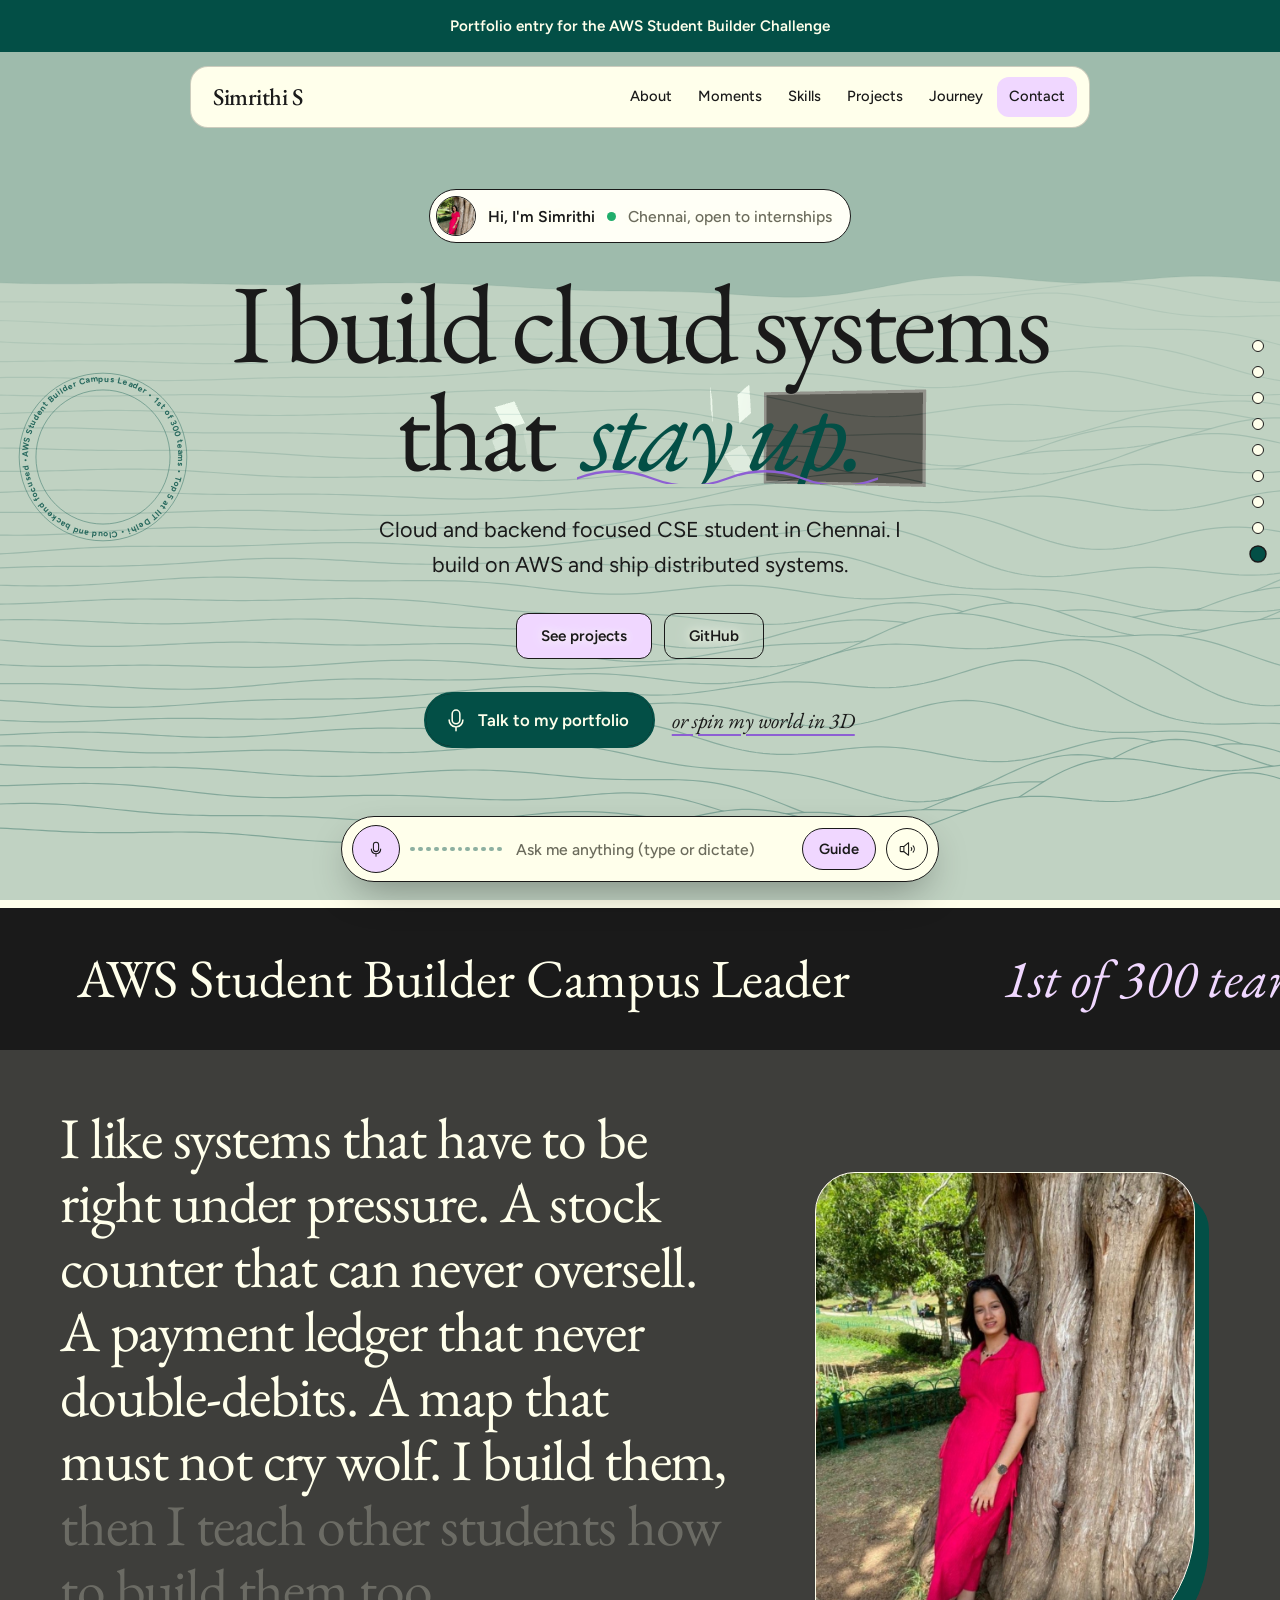
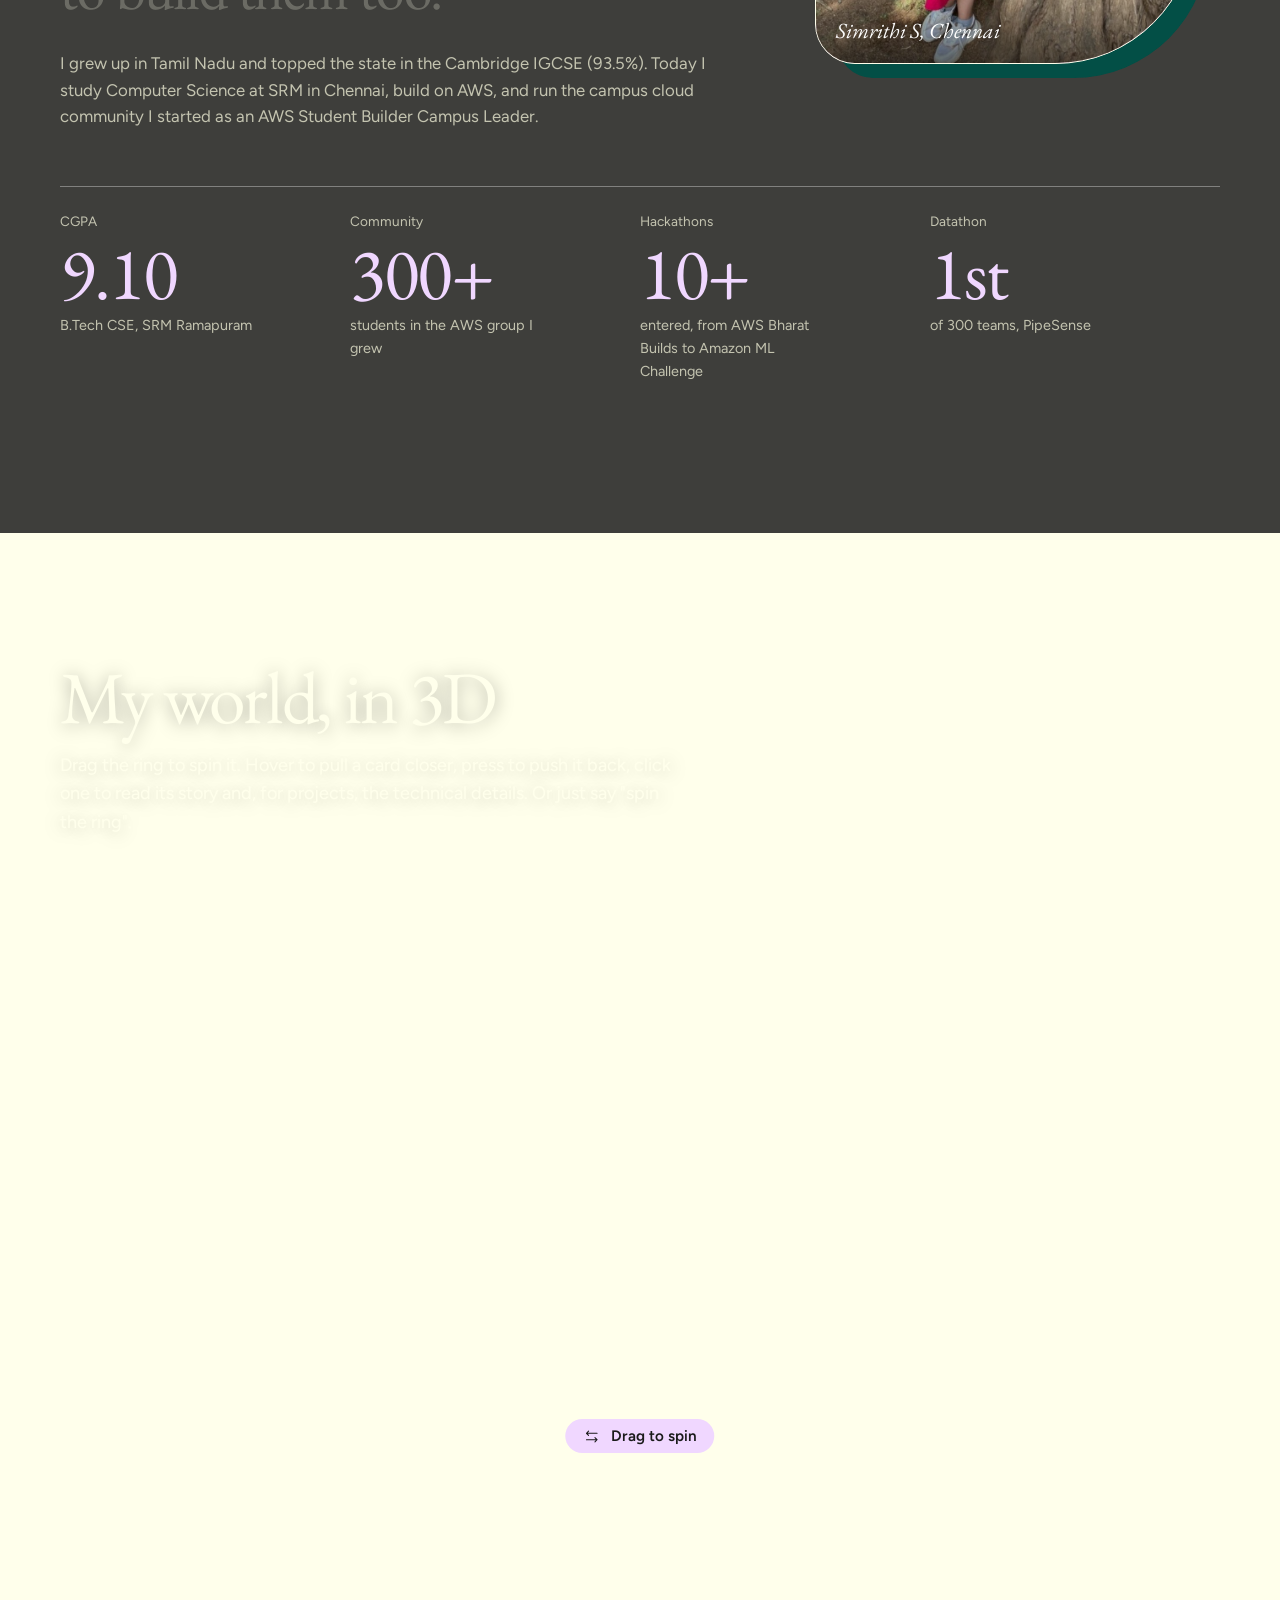
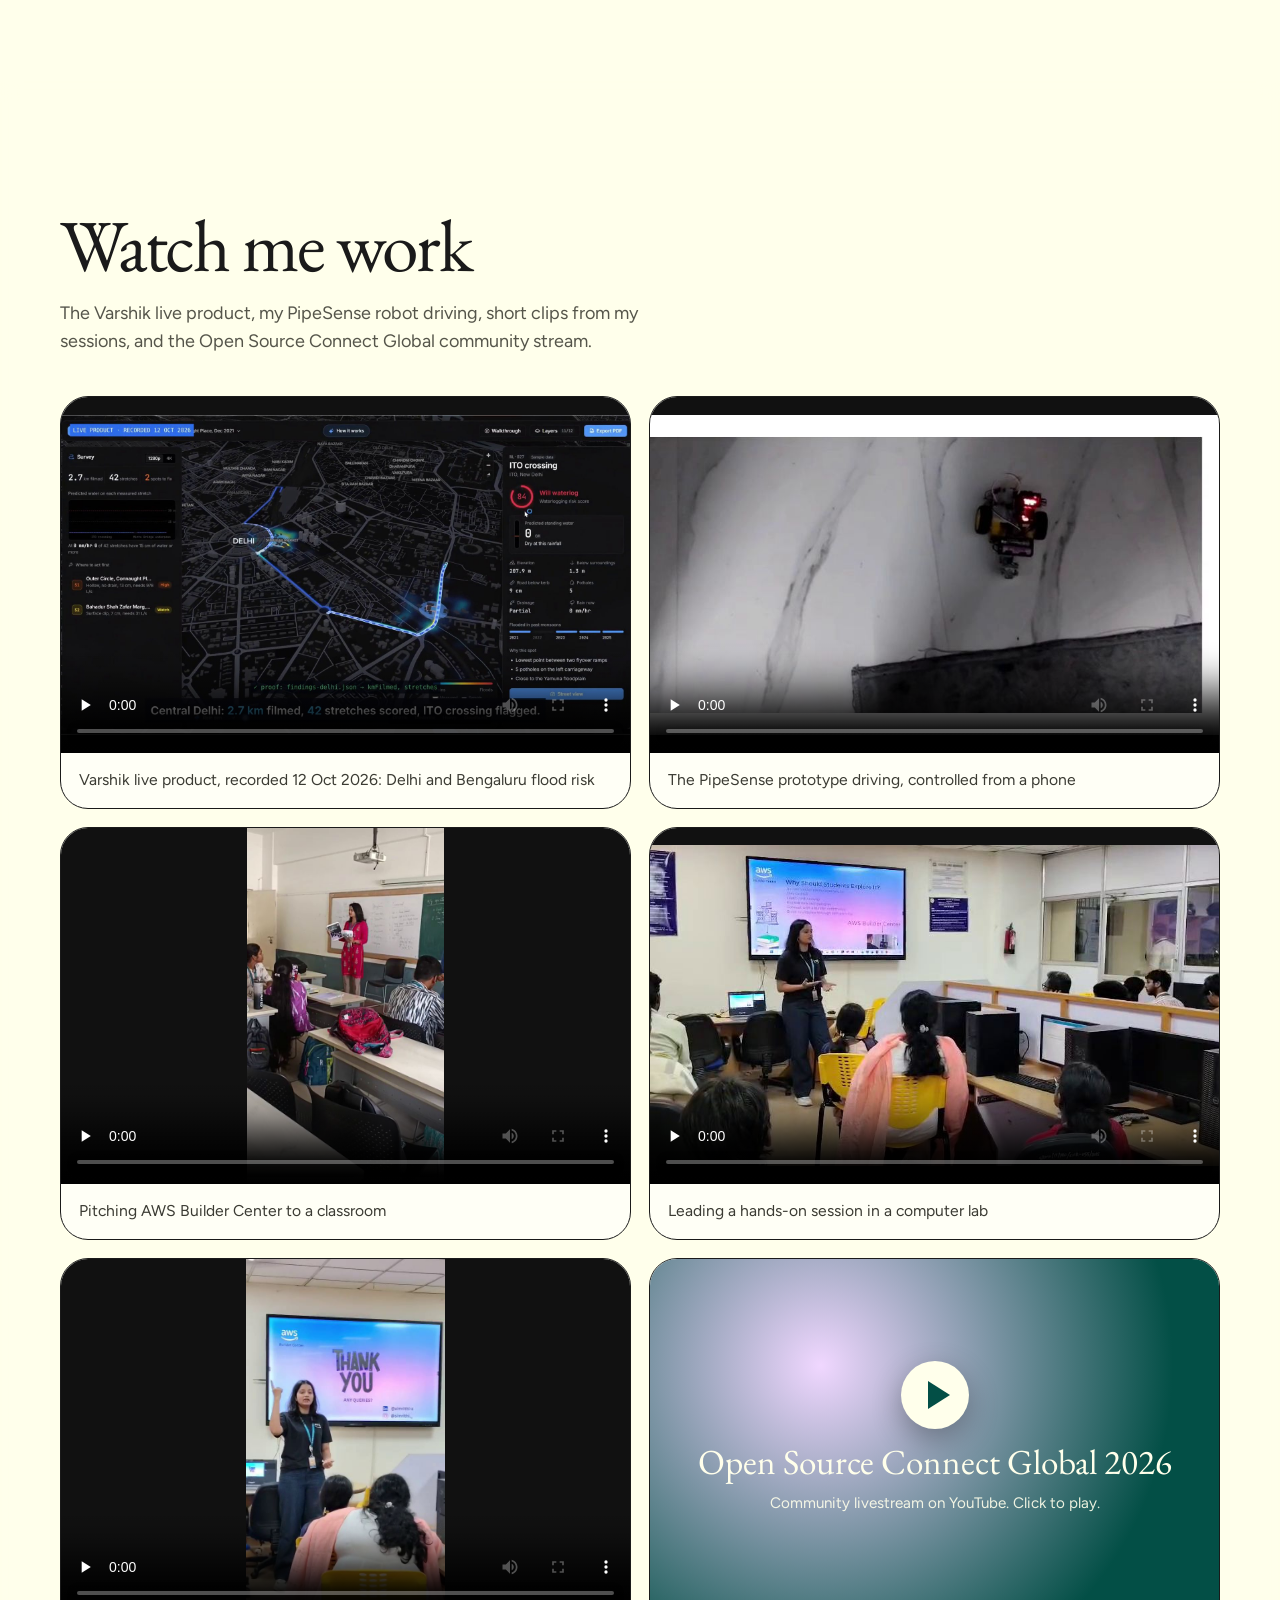
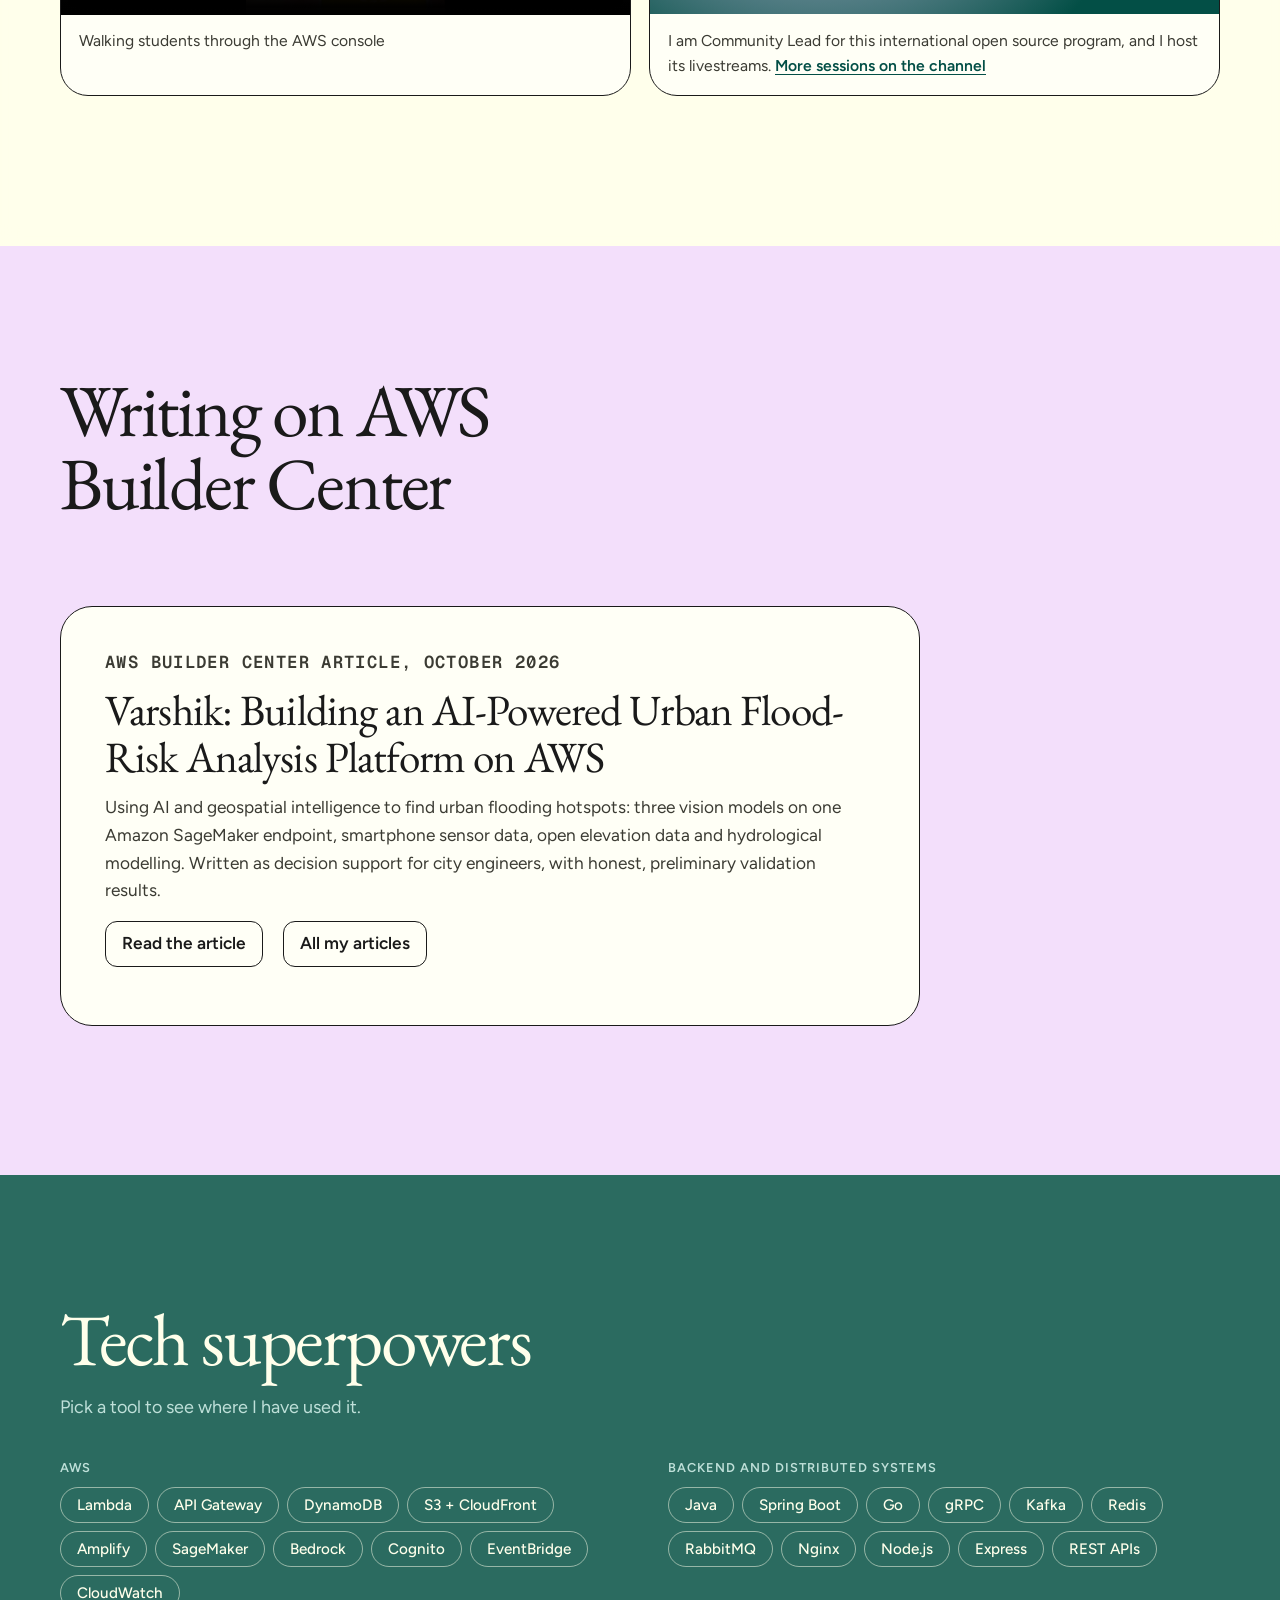
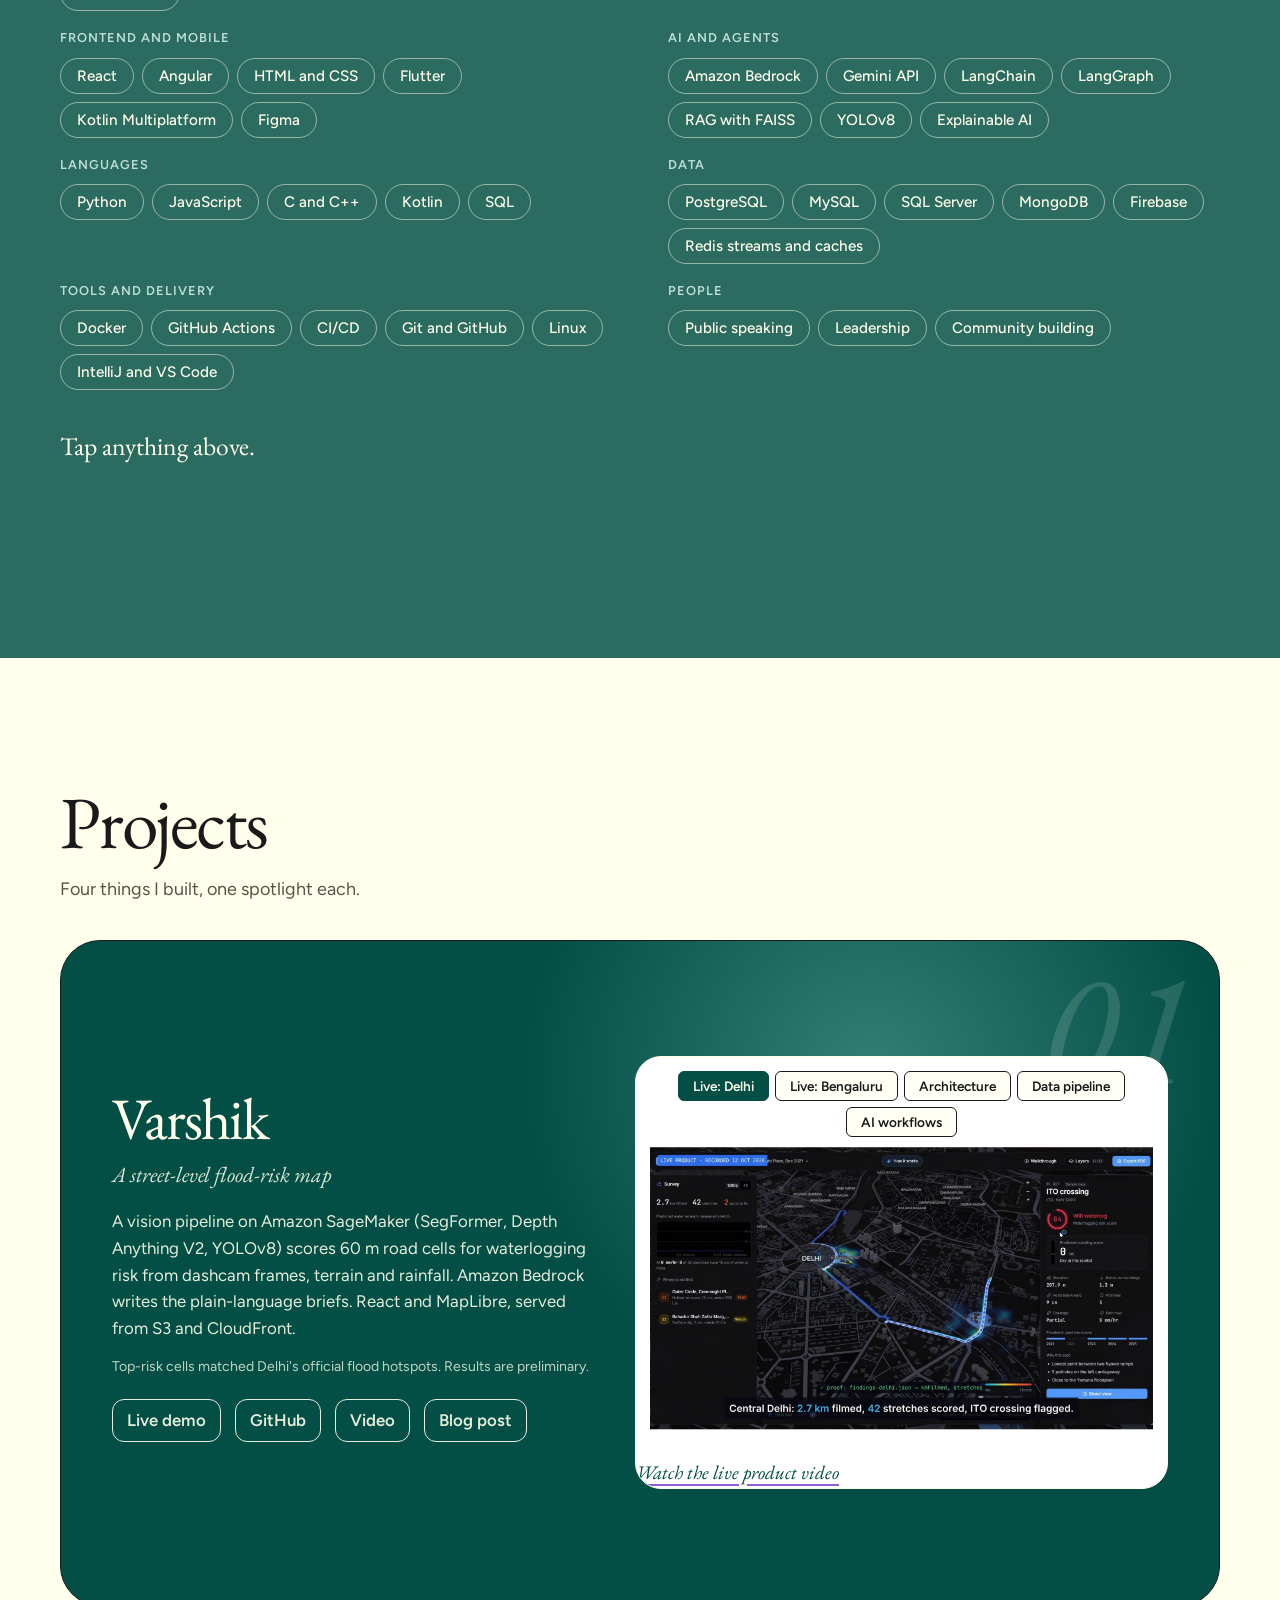
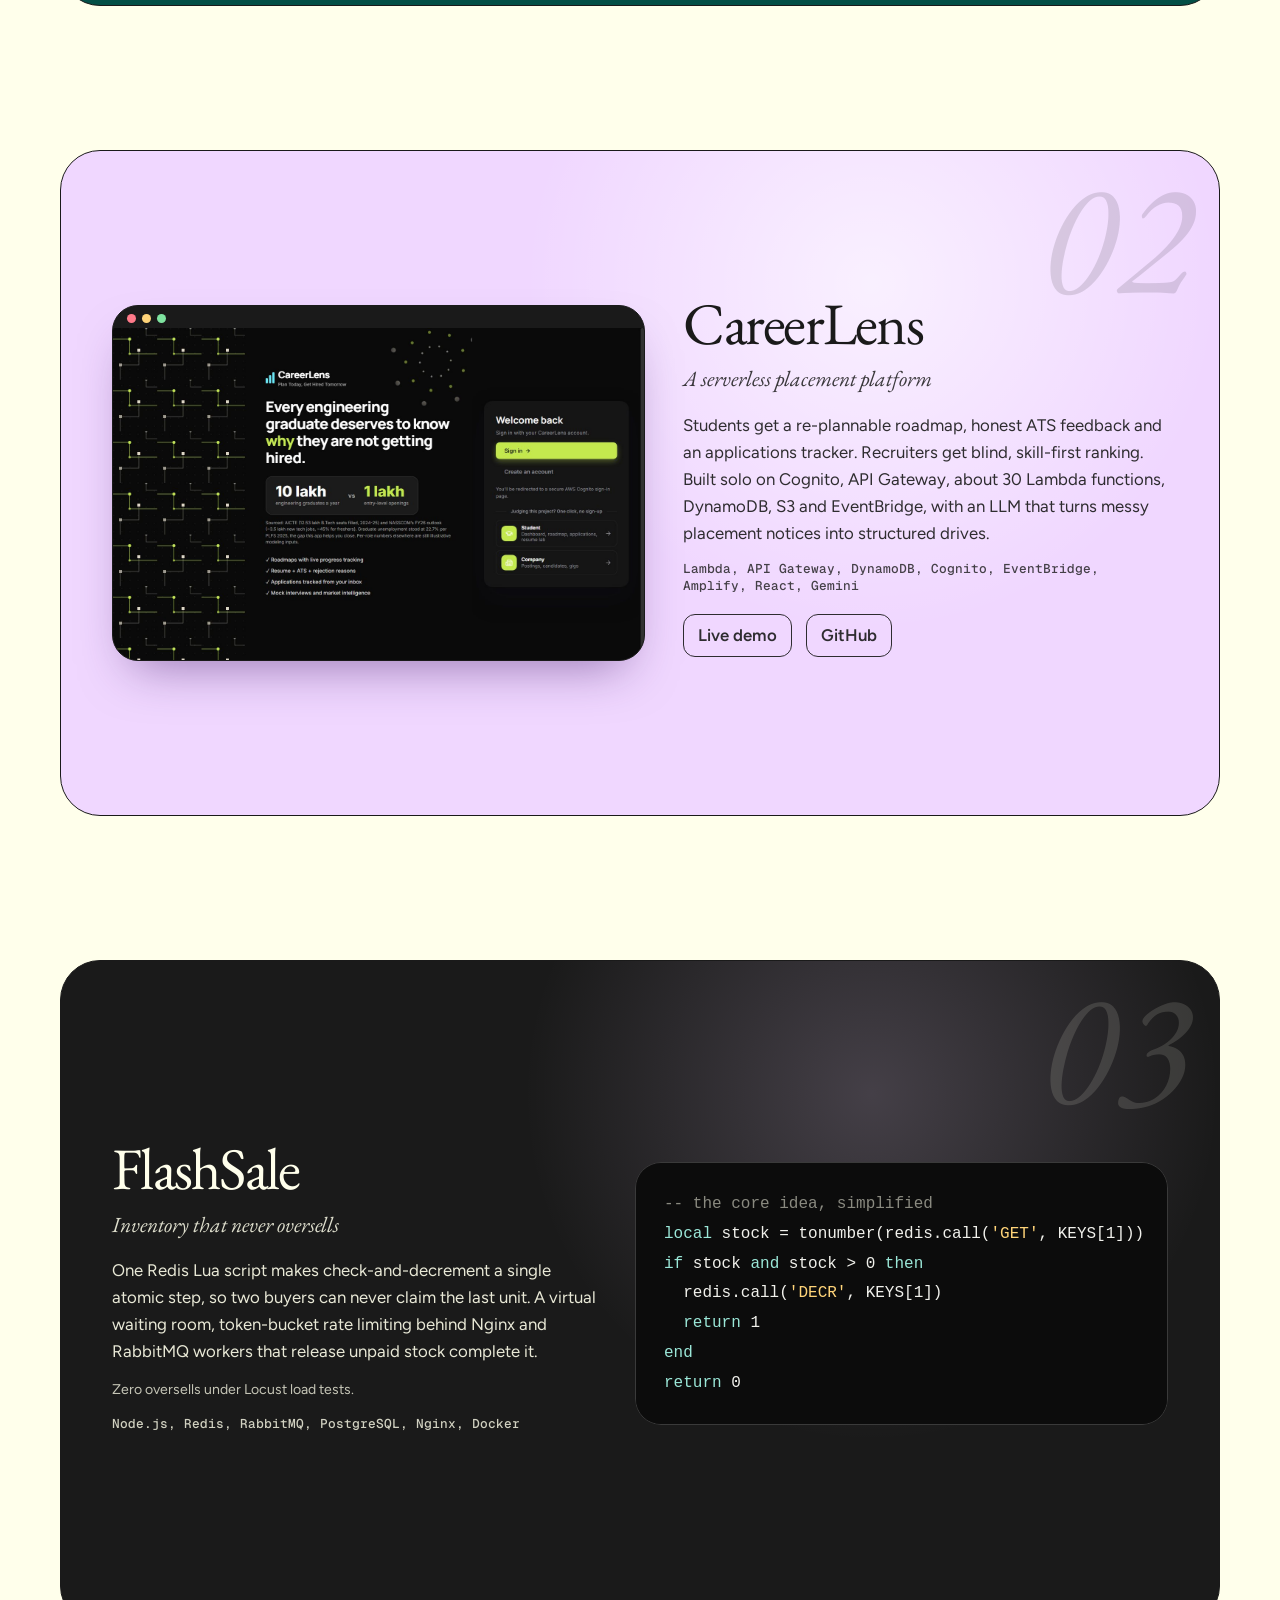
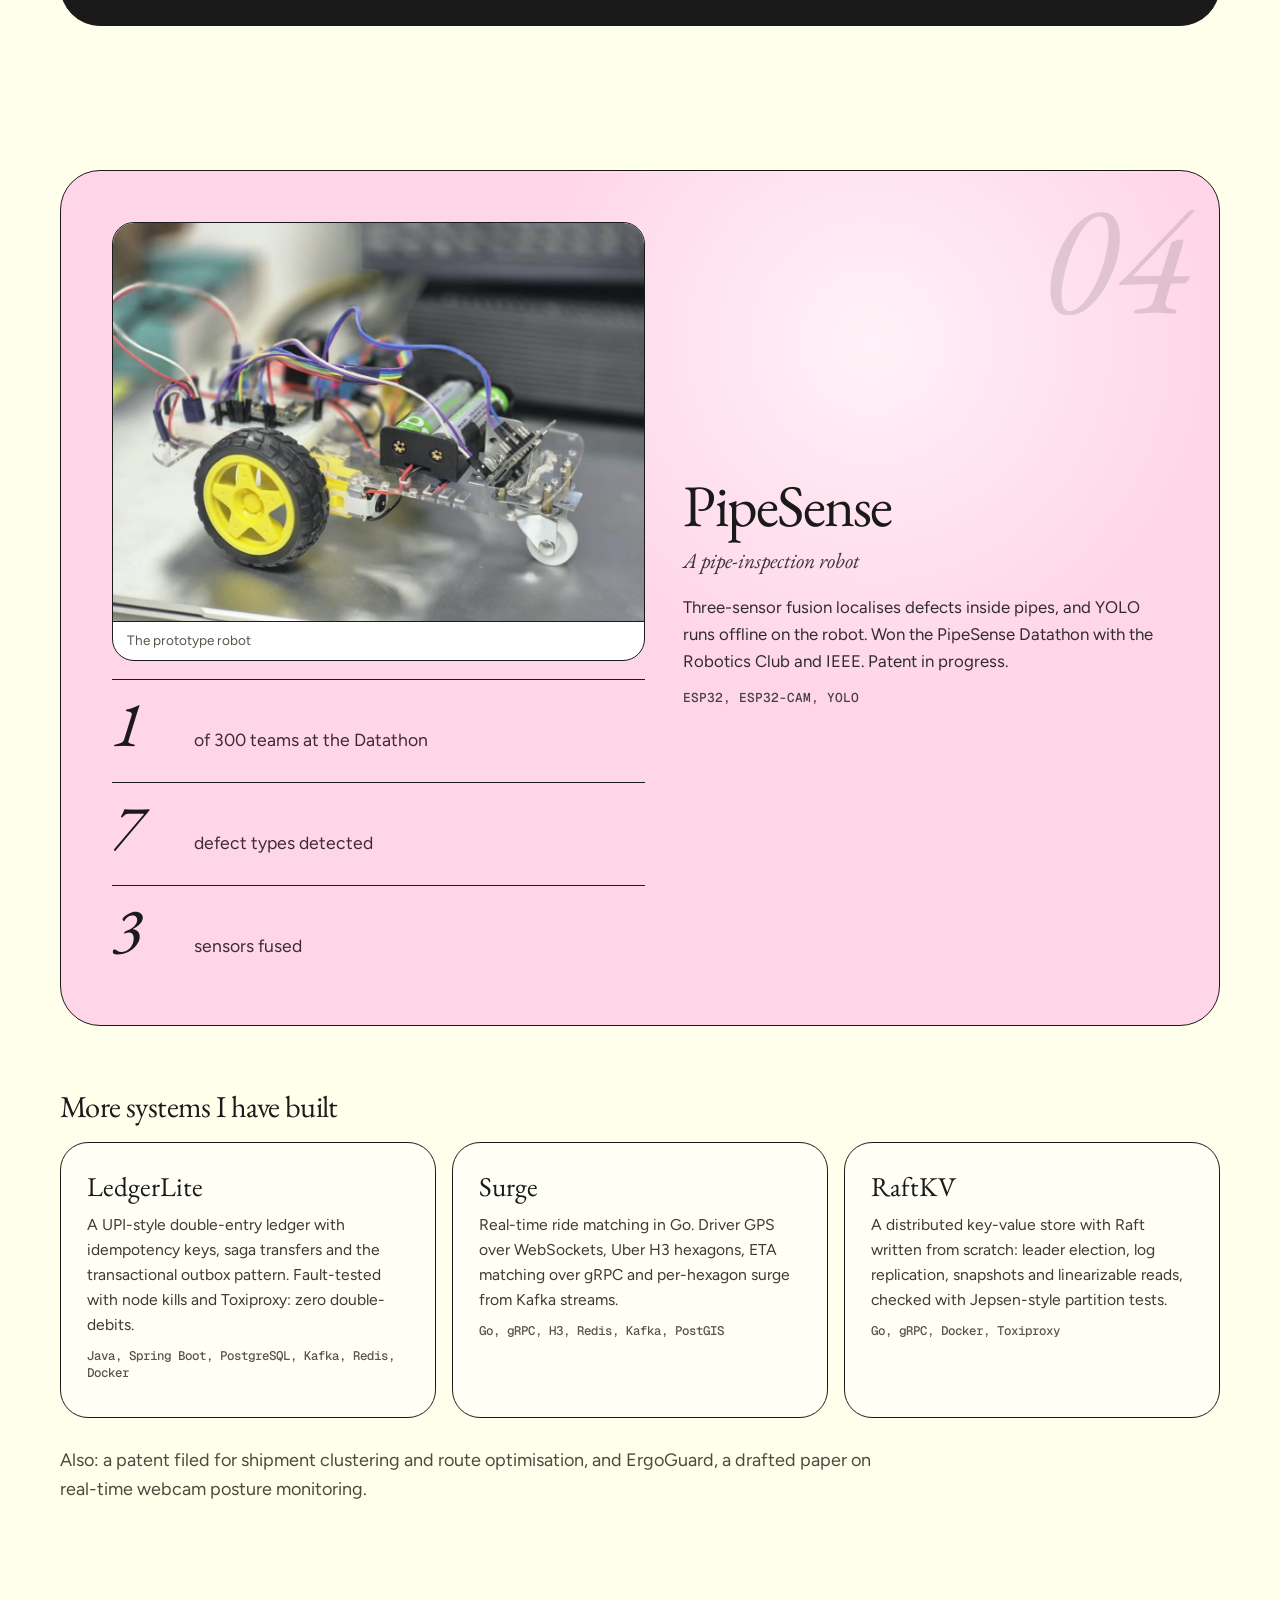
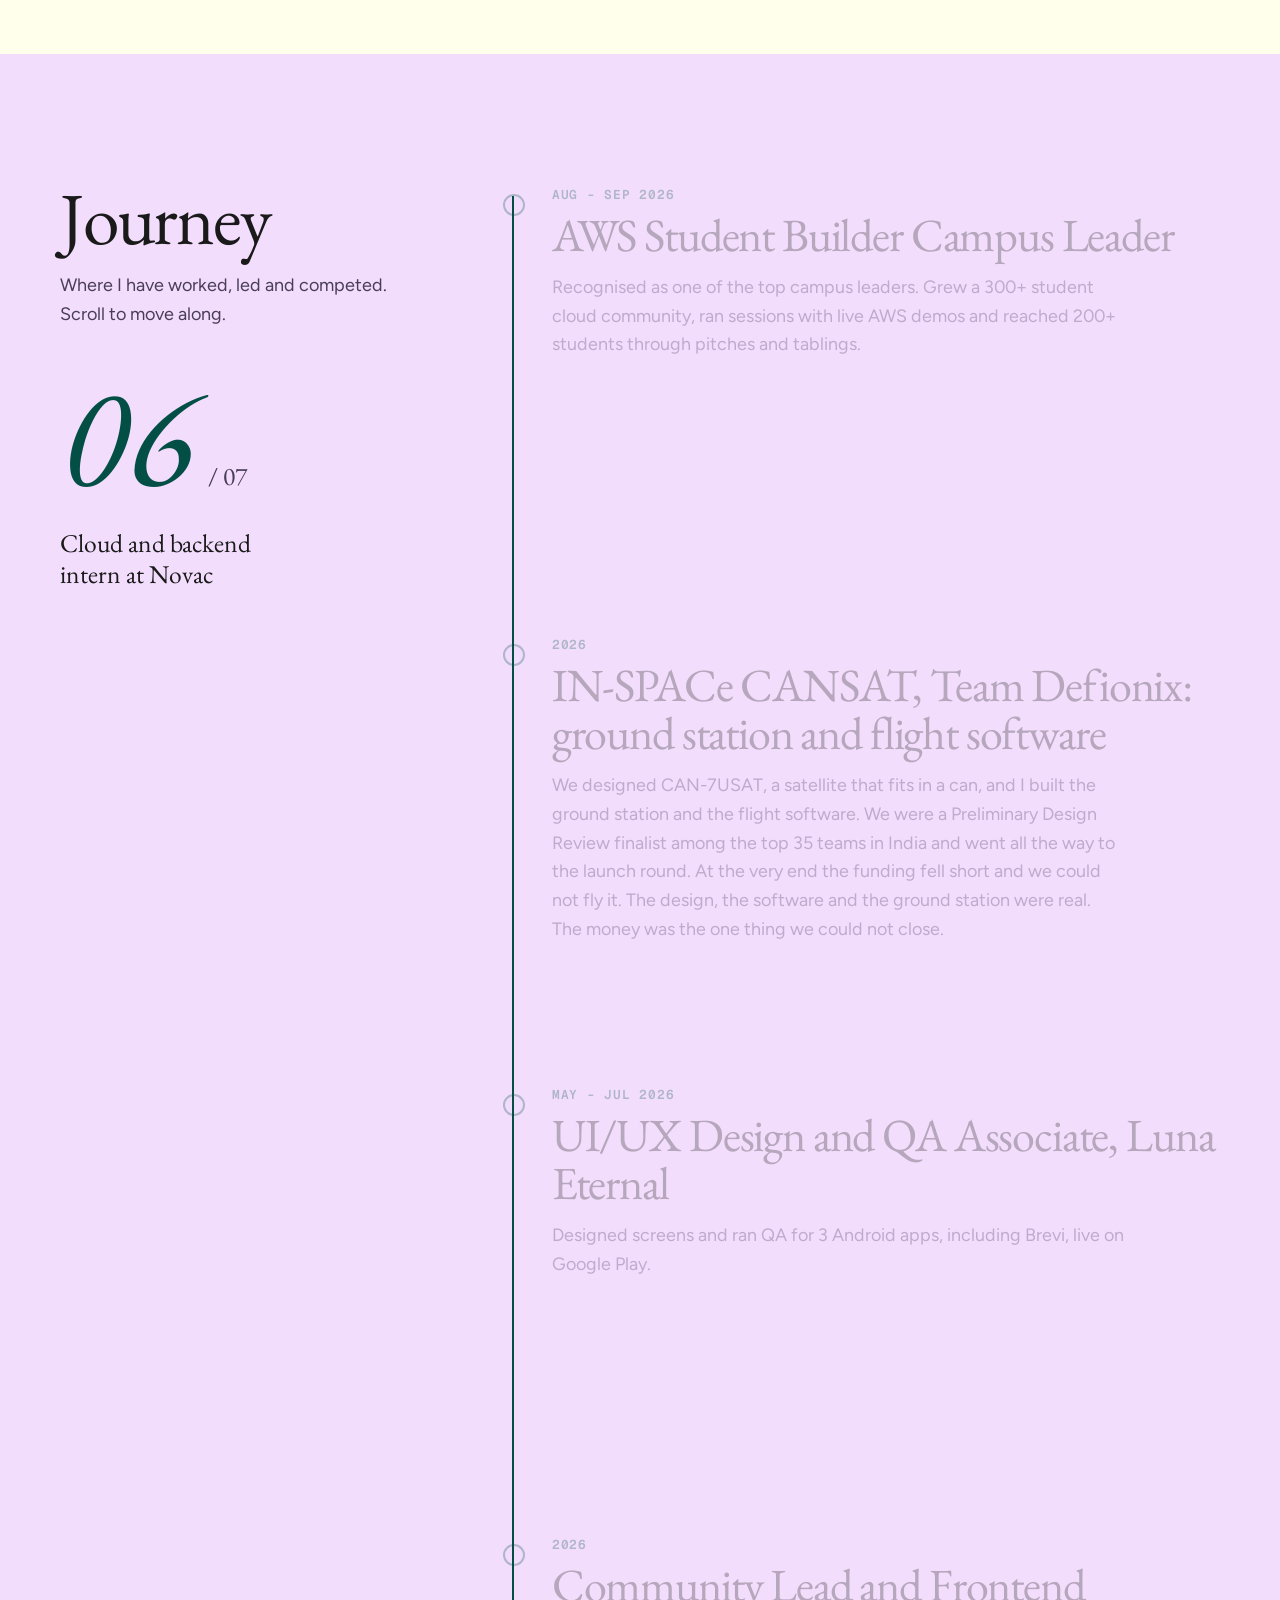
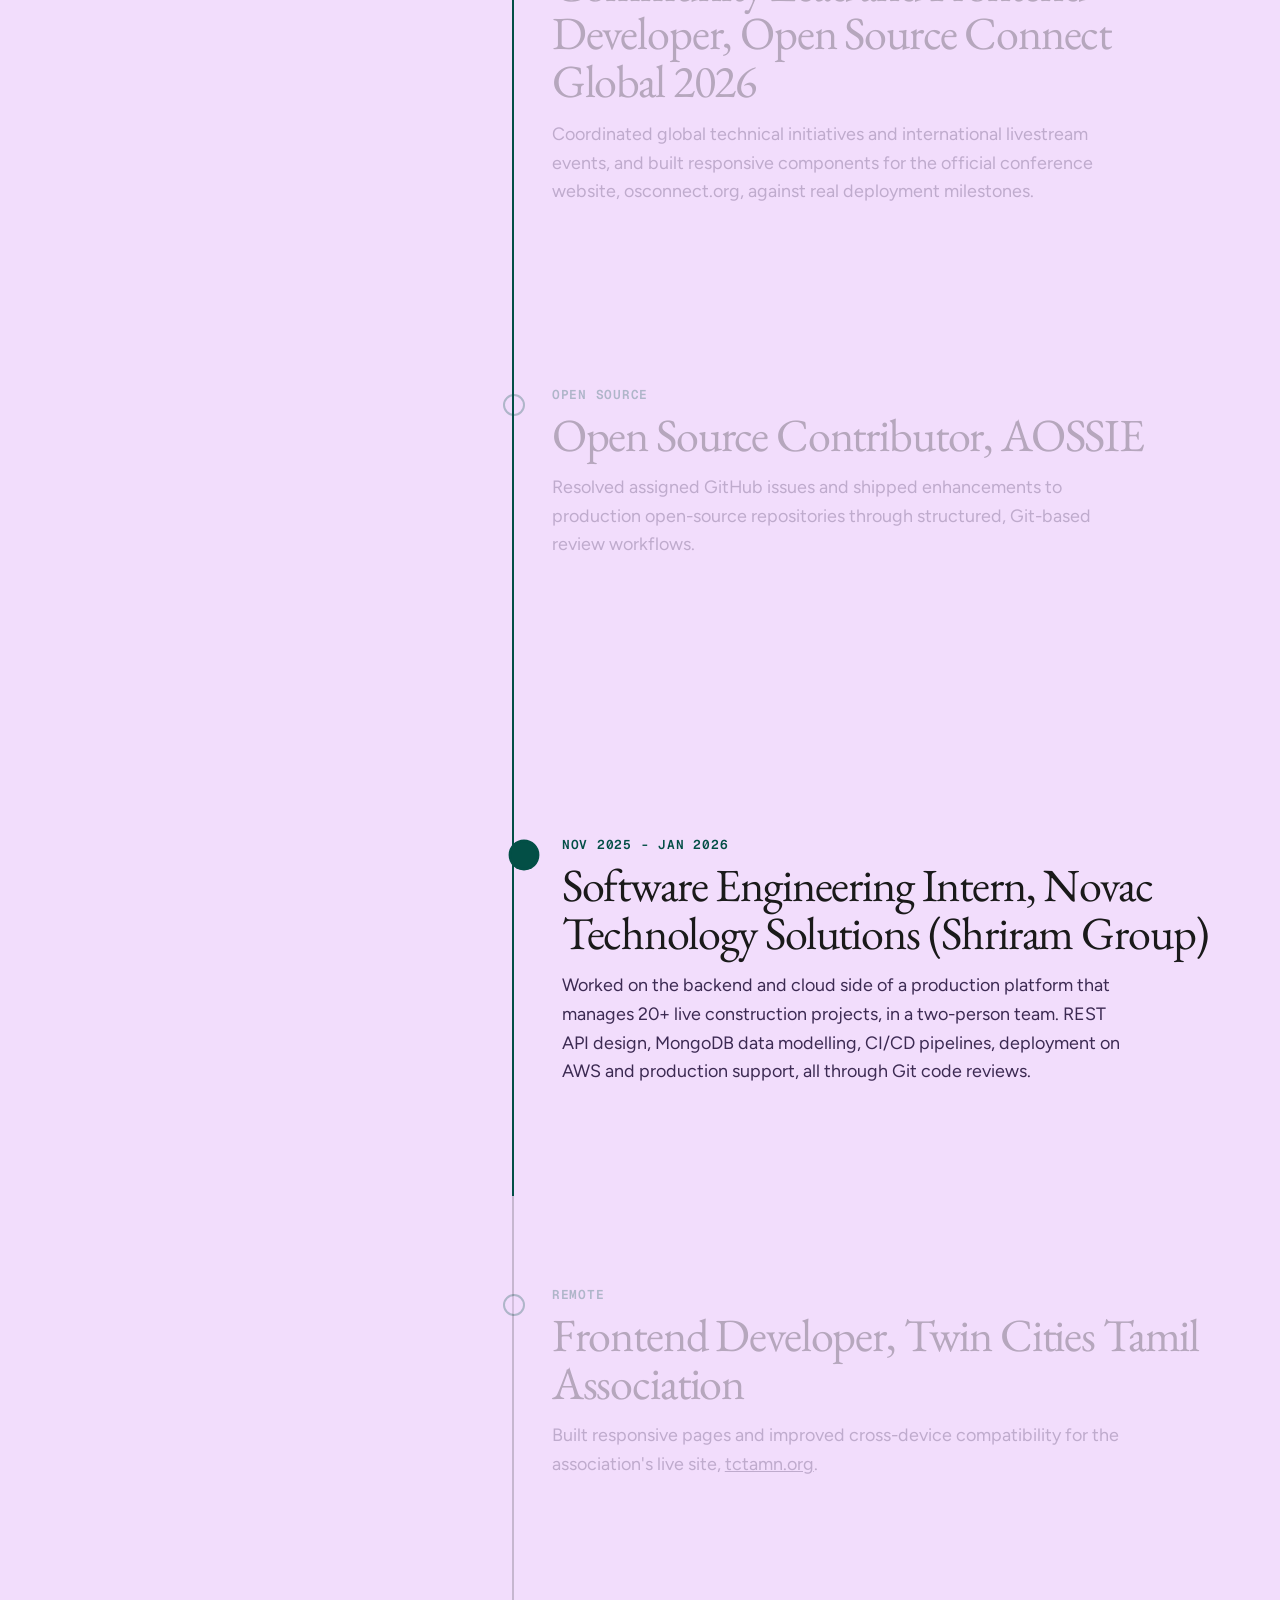
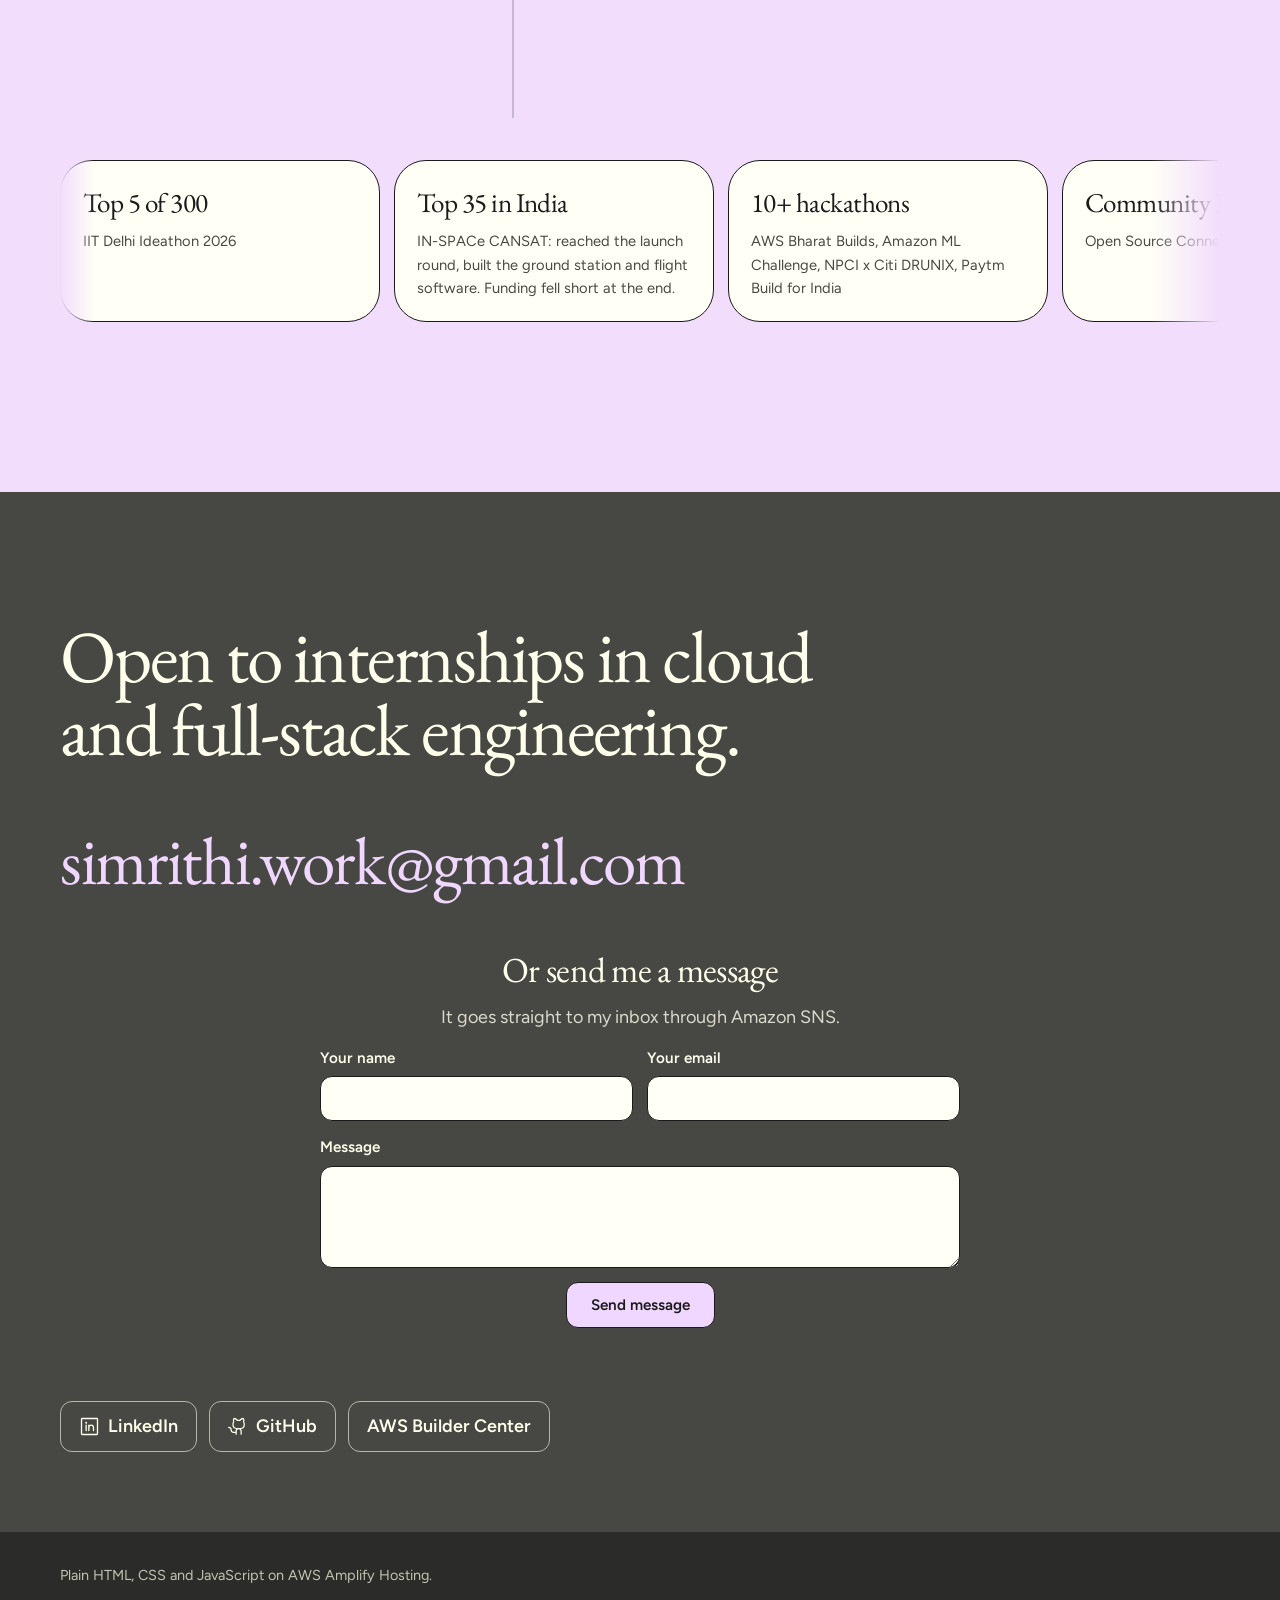
<file: index.html>
<!doctype html>
<html lang="en">
<head>
<meta charset="utf-8">
<meta name="viewport" content="width=device-width, initial-scale=1">
<title>Simrithi S | Cloud and Backend Engineer</title>
<meta name="description" content="Simrithi S, a cloud and backend focused CSE student in Chennai. AWS, distributed systems and APIs that hold up under load. Talk to the portfolio, spin the 3D ring, watch me work.">
<meta name="color-scheme" content="light">
<meta name="theme-color" content="#ffffeb">
<meta property="og:title" content="Simrithi S | Cloud and Backend Engineer">
<meta property="og:description" content="Cloud and backend focused: AWS, distributed systems and APIs that hold up under load. A voice-driven, 3D interactive portfolio.">
<meta property="og:image" content="assets/photos/simrithi-outdoors.jpg">
<meta property="og:type" content="website">
<meta name="twitter:card" content="summary_large_image">
<link rel="icon" href="favicon.svg" type="image/svg+xml">
<link rel="preload" href="assets/fonts/figtree.woff2" as="font" type="font/woff2" crossorigin>
<link rel="preload" href="assets/fonts/garamond.woff2" as="font" type="font/woff2" crossorigin>
<link rel="stylesheet" href="styles.css">
</head>
<body>
<noscript><p style="margin:0;padding:14px;background:#034f46;color:#ffffeb;text-align:center">This portfolio is interactive. Please turn on JavaScript for the 3D ring, voice and animations. Links: <a style="color:#f0d7ff" href="https://github.com/simrithi">GitHub</a>, <a style="color:#f0d7ff" href="https://www.linkedin.com/in/simrithi-s/">LinkedIn</a>.</p></noscript>
<a class="skip" href="#about">Skip to content</a>
<canvas id="world" aria-hidden="true"></canvas>
<div class="progress" id="progress" aria-hidden="true"></div>
<div class="banner">Portfolio entry for the AWS Student Builder Challenge</div>

<header class="nav">
  <a class="brand" href="#top" aria-label="Simrithi S, back to top">Simrithi S</a>
  <nav aria-label="Primary">
    <a href="#about">About</a>
    <a href="#moments">Moments</a>
    <a href="#skills">Skills</a>
    <a href="#projects">Projects</a>
    <a href="#journey">Journey</a>
    <a href="#contact">Contact</a>
  </nav>
</header>

<main id="top">
  <section class="hero" aria-label="Introduction"><div class="spot" aria-hidden="true"></div>
    <canvas id="ridges" aria-hidden="true"></canvas>
    <svg class="ring" viewBox="0 0 340 340" aria-hidden="true"><defs><path id="ringPath" d="M170 170 m-135 0 a135 135 0 1 1 270 0 a135 135 0 1 1 -270 0"/></defs><circle cx="170" cy="170" r="150" fill="none" stroke="#1a1a1a" stroke-opacity=".25" stroke-width="1"/><circle cx="170" cy="170" r="120" fill="none" stroke="#1a1a1a" stroke-opacity=".25" stroke-width="1"/><text><textPath href="#ringPath" textLength="846" lengthAdjust="spacing">AWS Student Builder Campus Leader • 1st of 300 teams • Top 5 at IIT Delhi • Cloud and backend focused • </textPath></text></svg>
    <div class="hero-copy">
      <p class="greet"><img src="assets/photos/simrithi-outdoors.jpg" alt="" width="40" height="40"><span>Hi, I'm Simrithi</span><b class="live" aria-hidden="true"></b><span class="muted">Chennai, open to internships</span></p>
      <h1 aria-label="I build cloud systems that hold up.">I build cloud systems<br>that <em class="rot" aria-hidden="true"><span class="on">hold up.</span><span>scale.</span><span>stay up.</span><span>ship.</span></em></h1>
      <p class="lede">Cloud and backend focused CSE student in Chennai. I build on AWS and ship distributed systems.</p>
      <div class="cta">
        <a class="btn primary mag" href="#projects">See projects</a>
        <a class="btn mag" href="https://github.com/simrithi" rel="noopener">GitHub</a>
      </div>
    </div>
    <div class="hero-hint">
      <button class="hint-mic" id="heroMic" type="button"><i class="ico ico-mic" aria-hidden="true"></i><span>Talk to my portfolio</span></button>
      <a class="hint-link" href="#moments">or spin my world in 3D</a>
    </div>
  </section>

  <div class="marquee" aria-label="Highlights"><div class="mq-track"><div class="mq-set"><span>AWS Student Builder Campus Leader</span><i aria-hidden="true"></i><span>1st of 300 teams at Datathon'26</span><i aria-hidden="true"></i><span>Top 5 at IIT Delhi</span><i aria-hidden="true"></i><span>CanSat to the launch round</span><i aria-hidden="true"></i><span>Cloud and backend focused</span><i aria-hidden="true"></i><span>300+ community members</span><i aria-hidden="true"></i><span>10+ hackathons</span><i aria-hidden="true"></i><span>Lambda, DynamoDB, S3, Amplify</span><i aria-hidden="true"></i></div><div class="mq-set" aria-hidden="true"><span>AWS Student Builder Campus Leader</span><i aria-hidden="true"></i><span>1st of 300 teams at Datathon'26</span><i aria-hidden="true"></i><span>Top 5 at IIT Delhi</span><i aria-hidden="true"></i><span>CanSat to the launch round</span><i aria-hidden="true"></i><span>Cloud and backend focused</span><i aria-hidden="true"></i><span>300+ community members</span><i aria-hidden="true"></i><span>10+ hackathons</span><i aria-hidden="true"></i><span>Lambda, DynamoDB, S3, Amplify</span><i aria-hidden="true"></i></div></div></div>

  <section id="about" class="block about" aria-labelledby="aboutTitle">
    <h2 id="aboutTitle" class="sr">About me</h2>
    <div class="about-top">
      <div>
        <p class="statement" id="statement">I like systems that have to be right under pressure. A stock counter that can never oversell. A payment ledger that never double-debits. A map that must not cry wolf. I build them, then I teach other students how to build them too.</p>
        <p class="origin">I grew up in Tamil Nadu and topped the state in the Cambridge IGCSE (93.5%). Today I study Computer Science at SRM in Chennai, build on AWS, and run the campus cloud community I started as an AWS Student Builder Campus Leader.</p>
      </div>
      <figure class="portrait" data-liquid-solo>
        <img src="assets/photos/simrithi-outdoors.jpg" width="895" height="1161" alt="Simrithi in a pink dress leaning on a large old tree in a park" loading="eager">
        <figcaption>Simrithi S, Chennai</figcaption>
      </figure>
    </div>
    <dl class="stats">
      <div><dt>CGPA</dt><dd data-count="9.10" data-dec="2">9.10</dd><dd class="sub">B.Tech CSE, SRM Ramapuram</dd></div>
      <div><dt>Community</dt><dd data-count="300" data-suffix="+">300+</dd><dd class="sub">students in the AWS group I grew</dd></div>
      <div><dt>Hackathons</dt><dd data-count="10" data-suffix="+">10+</dd><dd class="sub">entered, from AWS Bharat Builds to Amazon ML Challenge</dd></div>
      <div><dt>Datathon</dt><dd data-count="1" data-suffix="st">1st</dd><dd class="sub">of 300 teams, PipeSense</dd></div>
    </dl>
  </section>

  <section id="moments" class="block moments" aria-labelledby="momentsTitle">
    <h2 id="momentsTitle">My world, in 3D</h2>
    <p class="section-sub">Drag the ring to spin it. Hover to pull a card closer, press to push it back, click one to read its story and, for projects, the technical details. Or just say "spin the ring".</p>
    <div class="ring3d" id="ring3d" aria-label="3D ring of photos from my events and projects">
      <div class="r3-stage"><div class="r3-ring" id="r3Ring">
        <figure class="r3-card" data-i="0" data-title="Hi, I&#x27;m Simrithi" data-story="I am a Computer Science student in Chennai. I build on AWS, lead a 300+ student cloud community, and like making complicated things feel simple. Everything on this page is real: the photos, the projects and the numbers." tabindex="0" role="button" aria-label="Hi, I&#x27;m Simrithi. Press Enter to read the story.">
          <div class="r3-face"><img src="assets/photos/simrithi-outdoors.jpg" alt="Simrithi in a pink dress leaning on a large old tree in a park" loading="lazy" draggable="false"><figcaption>Hi, I&#x27;m Simrithi</figcaption></div>
        </figure>
        <figure class="r3-card" data-i="1" data-title="Varshik" data-story="I grew up in Tamil Nadu and saw what floods do to families. Varshik began with one question: what if we could see which roads will flood before it rains? I rode roads with a phone, turned tilt and distance into a road-height profile, and taught three vision models to read dashcam frames. When the top-risk cells lined up with Delhi&#x27;s official flood hotspots, I knew the idea held water." data-tech='{&quot;bul&quot;: [&quot;Dashcam frames go to one Amazon SageMaker endpoint running SegFormer-B2 (road regions), Depth Anything V2 (relative depth) and YOLOv8m-seg (potholes).&quot;, &quot;Phone tilt plus distance becomes a road-height profile that finds underpasses and sags a 30 m satellite model cannot see.&quot;, &quot;Copernicus GLO-30 and FABDEM terrain from the AWS Open Data registry, pysheds flow routing and a water-balance model estimate standing water per 60 m segment for 2, 5 and 10 year storms.&quot;, &quot;Step Functions and Lambda orchestrate the run, S3 and CloudFront serve results, Bedrock writes the officer briefs, EventBridge checks rainfall and SNS sends alerts. All in AWS CDK.&quot;, &quot;Validation: AUC 0.69 for underpass detection on 45 km of Bengaluru ORR against 0.47 for satellite elevation, and Delhi hotspot AUC 0.66. Results are preliminary.&quot;], &quot;stack&quot;: [&quot;SageMaker&quot;, &quot;Bedrock&quot;, &quot;Step Functions&quot;, &quot;Lambda&quot;, &quot;S3 + CloudFront&quot;, &quot;CDK&quot;, &quot;YOLOv8&quot;, &quot;React 19&quot;, &quot;MapLibre&quot;], &quot;links&quot;: [[&quot;Live demo&quot;, &quot;https://d24wvc44c3vaxz.cloudfront.net/&quot;], [&quot;GitHub&quot;, &quot;https://github.com/simrithi/floodlens&quot;], [&quot;Blog post&quot;, &quot;https://builder.aws.com/content/3KYn3Kwff6ZOhYY2RbAhKFBszHr/varshik&quot;]], &quot;img&quot;: &quot;assets/varshik-architecture.svg&quot;, &quot;imgAlt&quot;: &quot;Varshik architecture: evidence, Python pipeline, SageMaker inference, S3 and CloudFront delivery, then Bedrock, EventBridge with Lambda, SNS and DynamoDB&quot;}' tabindex="0" role="button" aria-label="Varshik, a project. Press Enter to read the story and technical details.">
          <div class="r3-face txt tx-varshik"><span class="tx-k">Project 01</span><strong>Varshik</strong><span class="tx-t">Flood risk before the rain</span><span class="tx-m">60 m road cells</span></div>
        </figure>
        <figure class="r3-card" data-i="2" data-title="The AWS Builder Center talk" data-story="I stood on stage to introduce students to AWS Builder Center, a free place to Explore, Learn, Build and Grow. My goal was simple: every student leaves knowing exactly where to start." tabindex="0" role="button" aria-label="The AWS Builder Center talk. Press Enter to read the story.">
          <div class="r3-face"><img src="assets/photos/aws-talk-1.jpg" alt="Simrithi presenting an AWS Builder Center slide on stage" loading="lazy" draggable="false"><figcaption>The AWS Builder Center talk</figcaption></div>
        </figure>
        <figure class="r3-card" data-i="3" data-title="CareerLens" data-story="Roughly 10 lakh engineering graduates compete for about 1 lakh entry-level openings a year, and most never learn why they are rejected. CareerLens gives students a re-plannable roadmap and honest feedback, and gives recruiters a blind, skill-first way to rank candidates. I built all of it solo for an AWS hackathon." data-tech='{&quot;bul&quot;: [&quot;React 19 and Vite front end with separate student and company portals.&quot;, &quot;Amazon Cognito for sign-in, API Gateway in front of about 30 Lambda functions.&quot;, &quot;A single-table DynamoDB design with pk/sk keys, S3 for files, EventBridge for scheduled work and Secrets Manager for keys.&quot;, &quot;An LLM (Gemini) turns unstructured placement notices into structured drives with eligibility matching, and powers resume and ATS feedback.&quot;, &quot;Infrastructure as code with AWS CDK (TypeScript), monitored with CloudWatch, front end on Amplify.&quot;], &quot;stack&quot;: [&quot;Lambda&quot;, &quot;API Gateway&quot;, &quot;DynamoDB&quot;, &quot;Cognito&quot;, &quot;EventBridge&quot;, &quot;Amplify&quot;, &quot;CDK&quot;, &quot;React&quot;, &quot;Gemini&quot;], &quot;links&quot;: [[&quot;Live demo&quot;, &quot;https://main.d1afxz58feyue1.amplifyapp.com/&quot;], [&quot;GitHub&quot;, &quot;https://github.com/simrithi/careerlens-full&quot;]]}' tabindex="0" role="button" aria-label="CareerLens, a project. Press Enter to read the story and technical details.">
          <div class="r3-face txt tx-career"><span class="tx-k">Project 02</span><strong>CareerLens</strong><span class="tx-t">A serverless placement platform</span><span class="tx-m">~30 Lambdas</span></div>
        </figure>
        <figure class="r3-card" data-i="4" data-title="Pitching to a packed classroom" data-story="Classroom by classroom, I pitched AWS Builder Center to students: what it is, why it is free and what they can build with it on day one." tabindex="0" role="button" aria-label="Pitching to a packed classroom. Press Enter to read the story.">
          <div class="r3-face"><img src="assets/photos/class-1.jpg" alt="Simrithi talking to a classroom of students" loading="lazy" draggable="false"><figcaption>Pitching to a packed classroom</figcaption></div>
        </figure>
        <figure class="r3-card" data-i="5" data-title="FlashSale" data-story="Flash sales fail in one embarrassing way: two people buy the last item. I wanted to prove that could never happen, so I moved the check and the decrement into a single atomic Redis Lua script, then tried to break it with load tests. It held." data-tech='{&quot;bul&quot;: [&quot;A Redis Lua script runs check-and-decrement as one atomic operation, so two buyers can never claim the last unit.&quot;, &quot;A virtual waiting room admits users in batches, and token-bucket rate limiting at the API layer sits behind Nginx.&quot;, &quot;Orders go through RabbitMQ workers with reservation timeouts that release unpaid stock back to the pool.&quot;, &quot;PostgreSQL is the durable store. Everything runs in Docker.&quot;, &quot;Locust load tests under high concurrency recorded zero oversells.&quot;], &quot;stack&quot;: [&quot;Node.js&quot;, &quot;Redis (Lua)&quot;, &quot;RabbitMQ&quot;, &quot;PostgreSQL&quot;, &quot;Nginx&quot;, &quot;Docker&quot;, &quot;Locust&quot;], &quot;links&quot;: []}' tabindex="0" role="button" aria-label="FlashSale, a project. Press Enter to read the story and technical details.">
          <div class="r3-face txt tx-flash"><span class="tx-k">Project 03</span><strong>FlashSale</strong><span class="tx-t">Inventory that never oversells</span><span class="tx-m">0 oversells</span></div>
        </figure>
        <figure class="r3-card" data-i="6" data-title="PipeSense, the pipe robot" data-story="PipeSense inspects pipes nobody wants to crawl through. We won 1st of 300 teams at the Datathon with the Robotics Club and IEEE, and the patent is in progress. This is the design from our pitch deck." data-tech='{&quot;bul&quot;: [&quot;An ESP32 DevKit is the central controller, driven from a joystick app, with a TB6612FNG motor driver and encoders on both motors.&quot;, &quot;An IMU and VL53L0X time-of-flight sensors are fused into one position estimate for localising defects.&quot;, &quot;An ESP32-CAM (OV2640) with an LED ring lights and records the pipe, logging to SD card and Wi-Fi.&quot;, &quot;YOLO runs offline to detect 7 defect types, then a cause and remedy lookup produces an inspection report.&quot;], &quot;stack&quot;: [&quot;ESP32&quot;, &quot;ESP32-CAM&quot;, &quot;YOLO&quot;, &quot;ToF&quot;, &quot;IMU&quot;, &quot;TB6612FNG&quot;], &quot;links&quot;: []}' tabindex="0" role="button" aria-label="PipeSense, the pipe robot. Press Enter to read the story.">
          <div class="r3-face"><img src="assets/photos/pipesense-robot.jpg" alt="Labelled design of the PipeSense pipe-inspection robot" loading="lazy" draggable="false"><figcaption>PipeSense, the pipe robot</figcaption></div>
        </figure>
        <figure class="r3-card" data-title="The real PipeSense robot" data-story="This is the real PipeSense robot: an early prototype on a clear acrylic chassis with two geared motors, a caster wheel and the wiring still showing. It crawls, it takes commands from a phone over Bluetooth, and every sensor we later fused into one position estimate started on a bench like this one." data-tech='{&quot;bul&quot;: [&quot;Prototype chassis: two geared motors with yellow wheels and a front caster wheel, with the controller and wiring mounted on top.&quot;, &quot;Driven from a phone: the terminal in the demo video shows it connecting over Bluetooth before it drives.&quot;, &quot;The final design adds an ESP32 controller, ToF and IMU sensors and an ESP32-CAM with an LED ring, with YOLO detecting 7 defect types offline.&quot;, &quot;Result: 1st of 300 teams at the Datathon, and the patent is in progress.&quot;], &quot;stack&quot;: [&quot;ESP32&quot;, &quot;Bluetooth&quot;, &quot;Motor driver&quot;, &quot;YOLO&quot;, &quot;Prototype&quot;], &quot;links&quot;: []}' tabindex="0" role="button" aria-label="The real PipeSense robot. Press Enter to read the story and details.">
          <div class="r3-face"><img src="assets/photos/pipesense-prototype.jpg" alt="Close-up of the PipeSense prototype robot with yellow wheels and visible wiring" loading="lazy" draggable="false"><figcaption>The real PipeSense robot</figcaption></div>
        </figure>
        <figure class="r3-card" data-title="First place, Datathon'26" data-story="We won first place at Datathon&#x27;26 at SRM with PipeSense, out of 300 teams. This is me outside with the winner&#x27;s cheque." tabindex="0" role="button" aria-label="First place, Datathon 26. Press Enter to read the story.">
          <div class="r3-face"><img src="assets/photos/datathon-winner.jpg" alt="Simrithi holding the Datathon 26 first place winner cheque outside the SRM building" loading="lazy" draggable="false"><figcaption>First place, Datathon'26</figcaption></div>
        </figure>
        <figure class="r3-card" data-i="7" data-title="On the mic" data-story="Public speaking is half of being an AWS Student Builder Campus Leader. I practise explaining the cloud the way I wish someone had explained it to me: plainly and with a live demo." tabindex="0" role="button" aria-label="On the mic. Press Enter to read the story.">
          <div class="r3-face"><img src="assets/photos/aws-talk-3.jpg" alt="Simrithi speaking on stage with a microphone" loading="lazy" draggable="false"><figcaption>On the mic</figcaption></div>
        </figure>
        <figure class="r3-card" data-i="8" data-title="A satellite in a soda can" data-story="For the IN-SPACe CANSAT competition our team, Defionix, designed CAN-7USAT: a 7U cylindrical satellite, 145 mm by 395 mm, with a Raspberry Pi 5 as the flight computer. We were a Preliminary Design Review finalist, one of the top 35 teams in India, and we made it all the way to the launch round. This is the 3D render of the flight board." data-tech='{&quot;bul&quot;: [&quot;Form factor: 7U cylinder, 145 mm by 395 mm, target mass 1000 g (935 g estimated). Separation at 800 to 1000 m, secondary deploy at 600 m, descent from 15 to 25 m/s down to 1 to 3 m/s.&quot;, &quot;Flight computer: Raspberry Pi 5 (16 GB). Sensors: BNO085 9-DOF IMU, GY-63 MS5611 barometer (10 cm altitude resolution), NavIC GPS and a Pi Camera Module 3 Wide.&quot;, &quot;Telemetry: RAK3172 LoRaWAN radio at 865 to 867 MHz, 1 Hz. Calculated RF link margin of 22.78 dB.&quot;, &quot;Power: 3S1P 21700 Li-ion pack (55.5 Wh), a synchronous buck converter for the 5 V and 3.3 V rails, relays for the recovery mechanisms.&quot;, &quot;Test plan: subsystem, integration, environmental (15 g load, 30 g landing shock, drop) and simulation tests.&quot;], &quot;stack&quot;: [&quot;Raspberry Pi 5&quot;, &quot;C++&quot;, &quot;LoRaWAN&quot;, &quot;BNO085&quot;, &quot;MS5611&quot;, &quot;NavIC GPS&quot;], &quot;links&quot;: []}' tabindex="0" role="button" aria-label="A satellite in a soda can. Press Enter to read the story.">
          <div class="r3-face"><img src="assets/photos/cansat-board.jpg" alt="3D render of the CanSat flight electronics board" loading="lazy" draggable="false"><figcaption>A satellite in a soda can</figcaption></div>
        </figure>
        <figure class="r3-card" data-i="9" data-title="LedgerLite" data-story="Money is where bugs are not allowed. I built a UPI-style ledger to learn how banks stay correct when machines fail, then killed nodes and injected network faults on purpose. No double debits." data-tech='{&quot;bul&quot;: [&quot;A double-entry ledger and transfer service with idempotency keys so retries never double-charge.&quot;, &quot;Inter-bank transfers use a saga with compensating actions.&quot;, &quot;The transactional outbox pattern keeps PostgreSQL and Kafka consistent.&quot;, &quot;Fault testing with random node kills and injected network faults (Toxiproxy), plus k6 load tests for throughput and p99 latency.&quot;, &quot;A nightly reconciliation job detects ledger drift.&quot;], &quot;stack&quot;: [&quot;Java&quot;, &quot;Spring Boot&quot;, &quot;PostgreSQL&quot;, &quot;Kafka&quot;, &quot;Redis&quot;, &quot;Docker&quot;, &quot;k6&quot;, &quot;Toxiproxy&quot;], &quot;links&quot;: []}' tabindex="0" role="button" aria-label="LedgerLite, a project. Press Enter to read the story and technical details.">
          <div class="r3-face txt tx-ledger"><span class="tx-k">System 04</span><strong>LedgerLite</strong><span class="tx-t">A UPI-style payment ledger</span><span class="tx-m">0 double-debits</span></div>
        </figure>
        <figure class="r3-card" data-i="10" data-title="Explaining the cloud, no jargon" data-story="A whiteboard, a few examples and no jargon. I reached 200+ students through pitches and tablings by explaining the cloud to people who had never opened a console." tabindex="0" role="button" aria-label="Explaining the cloud, no jargon. Press Enter to read the story.">
          <div class="r3-face"><img src="assets/photos/class-2.jpg" alt="Simrithi at the whiteboard in a classroom" loading="lazy" draggable="false"><figcaption>Explaining the cloud, no jargon</figcaption></div>
        </figure>
        <figure class="r3-card" data-i="11" data-title="Surge" data-story="Ride apps feel instant because geography is pre-sliced. I built the engine behind that: hexagons, live driver locations and a surge price per hexagon, tested with a simulated fleet across Chennai." data-tech='{&quot;bul&quot;: [&quot;A Go service ingests live driver GPS over WebSockets.&quot;, &quot;Locations are indexed into Uber H3 hexagons, and riders are matched to the best driver by ETA over gRPC.&quot;, &quot;Per-hexagon surge multipliers are computed from live supply and demand streams on Kafka.&quot;, &quot;A fleet simulator across Chennai measures ingestion throughput and p95 match latency.&quot;, &quot;Redis and PostGIS back the spatial lookups.&quot;], &quot;stack&quot;: [&quot;Go&quot;, &quot;gRPC&quot;, &quot;Uber H3&quot;, &quot;Kafka&quot;, &quot;Redis&quot;, &quot;PostGIS&quot;, &quot;WebSockets&quot;], &quot;links&quot;: []}' tabindex="0" role="button" aria-label="Surge, a project. Press Enter to read the story and technical details.">
          <div class="r3-face txt tx-surge"><span class="tx-k">System 05</span><strong>Surge</strong><span class="tx-t">Real-time ride matching</span><span class="tx-m">Uber H3</span></div>
        </figure>
        <figure class="r3-card" data-i="12" data-title="Mission control" data-story="The other half of a CanSat is the ground station. I built the ground station and the flight software. The flight software is a C++ state machine: boot, self-test, ascent, then descent with a second parachute release. This is Defionix GCS, shown with demo data." data-tech='{&quot;bul&quot;: [&quot;Flight software state machine: boot, self-test of sensors, radio, battery and GPS, ascent mode streaming telemetry at 1 Hz, descent mode below 600 m with the secondary release and imaging, and an automatic safe mode on faults.&quot;, &quot;Simulation mode: the ground station uplinks synthetic pressure data at 1 Hz and the flight software substitutes it for the real barometer, so the whole mission sequence can be validated without a flight.&quot;, &quot;Ground station: real-time dashboard with per-field graphs, a map view and a live camera feed, logging to CSV at 1 Hz with a secondary SD backup.&quot;, &quot;The screen shown here uses demo data.&quot;], &quot;stack&quot;: [&quot;C++&quot;, &quot;State machine&quot;, &quot;LoRa&quot;, &quot;Telemetry dashboard&quot;, &quot;CSV logging&quot;], &quot;links&quot;: []}' tabindex="0" role="button" aria-label="Mission control. Press Enter to read the story.">
          <div class="r3-face"><img src="assets/photos/cansat-ground-station.jpg" alt="Defionix ground station mission control screen showing telemetry" loading="lazy" draggable="false"><figcaption>Mission control</figcaption></div>
        </figure>
        <figure class="r3-card" data-i="15" data-title="The launch we missed" data-story="We went all the way to the launch round with CAN-7USAT. At the very end the funding fell short and we could not fly it. Our build budget was about 2.7 lakh rupees: 97 thousand for the satellite, 1.65 lakh for the ground control station and 10 thousand for testing. We had the design, the flight software and the ground station. What we did not have was the money to launch. I still count it as one of the best things I have built, and one of the hardest lessons about finishing." data-tech='{&quot;bul&quot;: [&quot;Result: Preliminary Design Review finalist, top 35 teams in India, through to the launch round.&quot;, &quot;Budget plan from our PDR: satellite hardware 97,000 rupees, ground control station hardware 1,65,000 rupees, testing 10,000 rupees, combined 2,72,000 rupees.&quot;, &quot;Most CDH, sensor and power components were procurement-ready. Final flight validation and the full mission demo were still under verification.&quot;, &quot;What I took from it: design to a budget from day one, and treat funding as part of the engineering plan.&quot;], &quot;stack&quot;: [&quot;IN-SPACe&quot;, &quot;CAN-7USAT&quot;, &quot;Team Defionix&quot;, &quot;Lessons learned&quot;], &quot;links&quot;: []}' tabindex="0" role="button" aria-label="The launch we missed, the story of our CanSat. Press Enter to read the story and details.">
          <div class="r3-face txt tx-cansat"><span class="tx-k">The hard lesson</span><strong>The launch we missed</strong><span class="tx-t">Funding fell short at the end</span><span class="tx-m">Top 35, launch round</span></div>
        </figure>
        <figure class="r3-card" data-i="13" data-title="RaftKV" data-story="Consensus is the part of distributed systems everyone uses and few people build. I wrote Raft from scratch, then tried to break it with partitions and leader crashes, and checked every history with a linearizability checker." data-tech='{&quot;bul&quot;: [&quot;Raft implemented from scratch: leader election, log replication, snapshotting and linearizable reads.&quot;, &quot;A gRPC client API in front of a Dockerised cluster.&quot;, &quot;Jepsen-style network-partition and leader-crash tests, verified with the Porcupine linearizability checker.&quot;, &quot;Write throughput benchmarked on 3-node versus 5-node clusters.&quot;], &quot;stack&quot;: [&quot;Go&quot;, &quot;gRPC&quot;, &quot;Docker&quot;, &quot;Toxiproxy&quot;, &quot;Porcupine&quot;], &quot;links&quot;: []}' tabindex="0" role="button" aria-label="RaftKV, a project. Press Enter to read the story and technical details.">
          <div class="r3-face txt tx-raft"><span class="tx-k">System 06</span><strong>RaftKV</strong><span class="tx-t">A distributed key-value store</span><span class="tx-m">Raft from scratch</span></div>
        </figure>
        <figure class="r3-card" data-i="14" data-title="Why should students explore it?" data-story="My answer was five steps: Curiosity, Explore, Learn, Build, Grow. Every project on this site started with the first one." tabindex="0" role="button" aria-label="Why should students explore it?. Press Enter to read the story.">
          <div class="r3-face"><img src="assets/photos/aws-talk-2.jpg" alt="Simrithi presenting the slide Why Should Students Explore It" loading="lazy" draggable="false"><figcaption>Why should students explore it?</figcaption></div>
        </figure>
      </div></div>
      <p class="r3-hint" id="r3Hint"><i class="ico ico-lr" aria-hidden="true"></i><span>Drag to spin</span></p>
    </div>
    <div class="r3-detail" id="r3Detail" aria-live="polite">
      <div class="r3-story">
        <p class="r3-kicker" id="r3Kicker">The story</p>
        <h3 id="r3Title">Hi, I'm Simrithi</h3>
        <p id="r3Story">Pick any card to read its story. Project cards also open their technical details.</p>
        <div class="r3-btns"><button class="hear" id="r3Hear" type="button">Hear this story</button><button class="hear" id="r3HearTech" type="button" hidden>Hear the tech</button></div>
      </div>
      <div class="r3-tech" id="r3Tech" hidden>
        <p class="r3-kicker">Under the hood</p>
        <ul id="r3Bullets"></ul>
        <div class="chips3" id="r3Stack"></div>
        <p class="r3-links" id="r3Links"></p>
      </div>
    </div>
  </section>

  <section id="watch" class="block watch" aria-labelledby="watchTitle">
    <h2 id="watchTitle">Watch me work</h2>
    <p class="section-sub">The Varshik live product, my PipeSense robot driving, short clips from my sessions, and the Open Source Connect Global community stream.</p>
    <div class="vgrid">
      <figure class="vid"><video controls preload="none" playsinline poster="assets/video/varshik-live.jpg" src="assets/video/varshik-live.mp4"></video><figcaption>Varshik live product, recorded 12 Oct 2026: Delhi and Bengaluru flood risk</figcaption></figure>
      <figure class="vid"><video controls preload="none" playsinline poster="assets/video/pipesense-robot.jpg" src="assets/video/pipesense-robot.mp4"></video><figcaption>The PipeSense prototype driving, controlled from a phone</figcaption></figure>
      <figure class="vid"><video controls preload="none" playsinline poster="assets/video/talk-classroom.jpg" src="assets/video/talk-classroom.mp4"></video><figcaption>Pitching AWS Builder Center to a classroom</figcaption></figure>
      <figure class="vid"><video controls preload="none" playsinline poster="assets/video/talk-lab-1.jpg" src="assets/video/talk-lab-1.mp4"></video><figcaption>Leading a hands-on session in a computer lab</figcaption></figure>
      <figure class="vid"><video controls preload="none" playsinline poster="assets/video/talk-lab-2.jpg" src="assets/video/talk-lab-2.mp4"></video><figcaption>Walking students through the AWS console</figcaption></figure>
      <figure class="vid yt-wrap">
        <button class="yt" type="button" data-id="wPnhpzGozyA" aria-label="Play the Open Source Connect Global 2026 session from YouTube"><span class="yt-play" aria-hidden="true"></span><strong>Open Source Connect Global 2026</strong><small>Community livestream on YouTube. Click to play.</small></button>
        <figcaption>I am Community Lead for this international open source program, and I host its livestreams. <a href="https://www.youtube.com/@open-source-connect" rel="noopener">More sessions on the channel</a></figcaption>
      </figure>
    </div>
  </section>

  <section id="writing" class="block writing" aria-labelledby="writingTitle">
    <h2 id="writingTitle">Writing on AWS Builder Center</h2>
    <p class="section-sub">I write up what I build so other students can follow along.</p>
    <article class="post" data-liquid-solo>
      <p class="post-meta">AWS Builder Center article, October 2026</p>
      <h3>Varshik: Building an AI-Powered Urban Flood-Risk Analysis Platform on AWS</h3>
      <p>Using AI and geospatial intelligence to find urban flooding hotspots: three vision models on one Amazon SageMaker endpoint, smartphone sensor data, open elevation data and hydrological modelling. Written as decision support for city engineers, with honest, preliminary validation results.</p>
      <p class="links"><a href="https://builder.aws.com/content/3KYn3Kwff6ZOhYY2RbAhKFBszHr/varshik" rel="noopener">Read the article</a><a href="https://builder.aws.com/community/@simrithi?tab=articles" rel="noopener">All my articles</a></p>
    </article>
  </section>

  <section id="skills" class="block skills" aria-labelledby="skillsTitle">
    <h2 id="skillsTitle">Tech superpowers</h2>
    <p class="section-sub">Pick a tool to see where I have used it.</p>
    <div class="toolbox" role="group" aria-label="Skills">
      <div class="tool-group">
        <h3>AWS</h3>
        <ul>
          <li><button type="button" data-in="careerlens">Lambda</button></li>
          <li><button type="button" data-in="careerlens">API Gateway</button></li>
          <li><button type="button" data-in="careerlens">DynamoDB</button></li>
          <li><button type="button" data-in="varshik">S3 + CloudFront</button></li>
          <li><button type="button" data-in="careerlens">Amplify</button></li>
          <li><button type="button" data-in="varshik">SageMaker</button></li>
          <li><button type="button" data-in="varshik">Bedrock</button></li>
          <li><button type="button" data-in="careerlens">Cognito</button></li>
          <li><button type="button" data-in="careerlens">EventBridge</button></li>
          <li><button type="button" data-in="careerlens">CloudWatch</button></li>
        </ul>
      </div>
      <div class="tool-group">
        <h3>Backend and distributed systems</h3>
        <ul>
          <li><button type="button" data-in="ledgerlite">Java</button></li>
          <li><button type="button" data-in="ledgerlite">Spring Boot</button></li>
          <li><button type="button" data-in="surge raftkv">Go</button></li>
          <li><button type="button" data-in="surge raftkv">gRPC</button></li>
          <li><button type="button" data-in="ledgerlite surge">Kafka</button></li>
          <li><button type="button" data-in="flashsale ledgerlite surge">Redis</button></li>
          <li><button type="button" data-in="flashsale">RabbitMQ</button></li>
          <li><button type="button" data-in="flashsale">Nginx</button></li>
          <li><button type="button" data-in="flashsale novac">Node.js</button></li>
          <li><button type="button" data-in="novac">Express</button></li>
          <li><button type="button" data-in="careerlens novac">REST APIs</button></li>
        </ul>
      </div>
      <div class="tool-group">
        <h3>Frontend and mobile</h3>
        <ul>
          <li><button type="button" data-in="varshik careerlens">React</button></li>
          <li><button type="button" data-in="" data-note="Used on production web work and coursework.">Angular</button></li>
          <li><button type="button" data-in="">HTML and CSS</button></li>
          <li><button type="button" data-in="" data-note="Part of my coursework and hackathon work.">Flutter</button></li>
          <li><button type="button" data-in="" data-note="Part of my coursework and hackathon work.">Kotlin Multiplatform</button></li>
          <li><button type="button" data-in="">Figma</button></li>
        </ul>
      </div>
      <div class="tool-group">
        <h3>AI and agents</h3>
        <ul>
          <li><button type="button" data-in="varshik">Amazon Bedrock</button></li>
          <li><button type="button" data-in="careerlens">Gemini API</button></li>
          <li><button type="button" data-in="" data-note="I have built agentic systems with this: multi-agent orchestration and RAG pipelines.">LangChain</button></li>
          <li><button type="button" data-in="" data-note="I have built agentic systems with this: multi-agent orchestration and RAG pipelines.">LangGraph</button></li>
          <li><button type="button" data-in="" data-note="I have built agentic systems with this: multi-agent orchestration and RAG pipelines.">RAG with FAISS</button></li>
          <li><button type="button" data-in="varshik pipesense">YOLOv8</button></li>
          <li><button type="button" data-in="" data-note="Applied research on interpretability for cyber threat attribution.">Explainable AI</button></li>
        </ul>
      </div>
      <div class="tool-group">
        <h3>Languages</h3>
        <ul>
          <li><button type="button" data-in="varshik">Python</button></li>
          <li><button type="button" data-in="careerlens flashsale novac">JavaScript</button></li>
          <li><button type="button" data-in="" data-note="Part of my coursework and hackathon work.">C and C++</button></li>
          <li><button type="button" data-in="" data-note="Part of my coursework and hackathon work.">Kotlin</button></li>
          <li><button type="button" data-in="" data-note="Microsoft Certified: SQL Server Professional.">SQL</button></li>
        </ul>
      </div>
      <div class="tool-group">
        <h3>Data</h3>
        <ul>
          <li><button type="button" data-in="flashsale ledgerlite">PostgreSQL</button></li>
          <li><button type="button" data-in="" data-note="Part of my coursework and projects.">MySQL</button></li>
          <li><button type="button" data-in="" data-note="Microsoft Certified: SQL Server Professional.">SQL Server</button></li>
          <li><button type="button" data-in="novac">MongoDB</button></li>
          <li><button type="button" data-in="" data-note="Used in full-stack web projects.">Firebase</button></li>
          <li><button type="button" data-in="flashsale">Redis streams and caches</button></li>
        </ul>
      </div>
      <div class="tool-group">
        <h3>Tools and delivery</h3>
        <ul>
          <li><button type="button" data-in="flashsale ledgerlite raftkv">Docker</button></li>
          <li><button type="button" data-in="novac">GitHub Actions</button></li>
          <li><button type="button" data-in="novac">CI/CD</button></li>
          <li><button type="button" data-in="novac">Git and GitHub</button></li>
          <li><button type="button" data-in="" data-note="Part of my day-to-day tooling.">Linux</button></li>
          <li><button type="button" data-in="" data-note="Part of my day-to-day tooling.">IntelliJ and VS Code</button></li>
        </ul>
      </div>
      <div class="tool-group">
        <h3>People</h3>
        <ul>
          <li><button type="button" data-in="" data-note="I run workshops and pitches. See the Moments ring.">Public speaking</button></li>
          <li><button type="button" data-in="" data-note="AWS Student Builder Campus Leader, Community Lead at Open Source Connect Global 2026.">Leadership</button></li>
          <li><button type="button" data-in="" data-note="I grew a 300+ student cloud community.">Community building</button></li>
        </ul>
      </div>
    </div>
    <p class="used-in" id="usedIn" aria-live="polite">Tap anything above.</p>
  </section>

  <section id="projects" class="block projects" aria-labelledby="projectsTitle">
    <h2 id="projectsTitle">Projects</h2>
    <p class="section-sub">Four things I built, one spotlight each.</p>
    <div class="spotlights">
      <article class="spot-panel spot sp-varshik" id="varshik" style="--i:0">
        <span class="num" aria-hidden="true">01</span>
        <div class="sp-copy">
          <h3>Varshik</h3>
          <p class="kicker">A street-level flood-risk map</p>
          <p>A vision pipeline on Amazon SageMaker (SegFormer, Depth Anything V2, YOLOv8) scores 60 m road cells for waterlogging risk from dashcam frames, terrain and rainfall. Amazon Bedrock writes the plain-language briefs. React and MapLibre, served from S3 and CloudFront.</p>
          <p class="fine">Top-risk cells matched Delhi's official flood hotspots. Results are preliminary.</p>
          <p class="links"><a href="https://d24wvc44c3vaxz.cloudfront.net/" rel="noopener">Live demo</a><a href="https://github.com/simrithi/floodlens" rel="noopener">GitHub</a><a href="https://youtu.be/nPr0dBLUtUk" rel="noopener">Video</a><a href="https://builder.aws.com/content/3KYn3Kwff6ZOhYY2RbAhKFBszHr/varshik" rel="noopener">Blog post</a></p>
        </div>
        <div class="sp-visual" data-liquid>
          <div class="vtabs" role="tablist" aria-label="Varshik screenshots and diagrams">
            <button role="tab" aria-selected="true" data-img="assets/photos/varshik-live-delhi.jpg" data-w="1700" data-h="956" data-alt="Varshik live product, central Delhi: 2.7 km filmed, 42 stretches scored, ITO crossing flagged with a waterlogging risk score of 84">Live: Delhi</button>
            <button role="tab" aria-selected="false" data-img="assets/photos/varshik-live-bengaluru.jpg" data-w="1700" data-h="956" data-alt="Varshik live product, Bengaluru: water paths from bare-earth terrain, with drains, risk ranking and design storm rainfall">Live: Bengaluru</button>
            <button role="tab" aria-selected="false" data-img="assets/varshik-architecture.svg" data-w="1200" data-h="900" data-alt="Varshik system architecture: dashcam frames to Amazon SageMaker, S3, Bedrock and CloudFront">Architecture</button>
            <button role="tab" aria-selected="false" data-img="assets/varshik-pipeline.png" data-w="2400" data-h="1406" data-alt="Varshik data pipeline from terrain and dashcam data to risk scores">Data pipeline</button>
            <button role="tab" aria-selected="false" data-img="assets/varshik-workflows.png" data-w="2400" data-h="1714" data-alt="Varshik AI and event-driven workflows on AWS">AI workflows</button>
          </div>
          <img id="vimg" src="assets/photos/varshik-live-delhi.jpg" width="1700" height="956" loading="lazy" alt="Varshik live product, central Delhi: 2.7 km filmed, 42 stretches scored, ITO crossing flagged with a waterlogging risk score of 84">
          <a class="vlive" href="#watch">Watch the live product video</a>
        </div>
      </article>

      <article class="spot-panel spot sp-career" id="careerlens" style="--i:1">
        <span class="num" aria-hidden="true">02</span>
        <div class="sp-copy">
          <h3>CareerLens</h3>
          <p class="kicker">A serverless placement platform</p>
          <p>Students get a re-plannable roadmap, honest ATS feedback and an applications tracker. Recruiters get blind, skill-first ranking. Built solo on Cognito, API Gateway, about 30 Lambda functions, DynamoDB, S3 and EventBridge, with an LLM that turns messy placement notices into structured drives.</p>
          <p class="stack">Lambda, API Gateway, DynamoDB, Cognito, EventBridge, Amplify, React, Gemini</p>
          <p class="links"><a href="https://main.d1afxz58feyue1.amplifyapp.com/" rel="noopener">Live demo</a><a href="https://github.com/simrithi/careerlens-full" rel="noopener">GitHub</a></p>
        </div>
        <div class="sp-visual" data-liquid><img src="assets/careerlens.jpg" width="1440" height="900" loading="lazy" alt="CareerLens sign-in screen: Every engineering graduate deserves to know why they are not getting hired"></div>
      </article>

      <article class="spot-panel spot sp-flash" id="flashsale" style="--i:2">
        <span class="num" aria-hidden="true">03</span>
        <div class="sp-copy">
          <h3>FlashSale</h3>
          <p class="kicker">Inventory that never oversells</p>
          <p>One Redis Lua script makes check-and-decrement a single atomic step, so two buyers can never claim the last unit. A virtual waiting room, token-bucket rate limiting behind Nginx and RabbitMQ workers that release unpaid stock complete it.</p>
          <p class="fine">Zero oversells under Locust load tests.</p>
          <p class="stack">Node.js, Redis, RabbitMQ, PostgreSQL, Nginx, Docker</p>
        </div>
        <div class="sp-visual" data-liquid>
          <pre class="code" aria-label="Simplified version of the reservation script"><code><span class="c">-- the core idea, simplified</span>
<span class="k">local</span> stock = tonumber(redis.call(<span class="s">'GET'</span>, KEYS[1]))
<span class="k">if</span> stock <span class="k">and</span> stock &gt; 0 <span class="k">then</span>
  redis.call(<span class="s">'DECR'</span>, KEYS[1])
  <span class="k">return</span> 1
<span class="k">end</span>
<span class="k">return</span> 0</code></pre>
        </div>
      </article>

      <article class="spot-panel spot sp-pipe" id="pipesense" style="--i:3">
        <span class="num" aria-hidden="true">04</span>
        <div class="sp-copy">
          <h3>PipeSense</h3>
          <p class="kicker">A pipe-inspection robot</p>
          <p>Three-sensor fusion localises defects inside pipes, and YOLO runs offline on the robot. Won the PipeSense Datathon with the Robotics Club and IEEE. Patent in progress.</p>
          <p class="stack">ESP32, ESP32-CAM, YOLO</p>
        </div>
        <div class="sp-visual" data-liquid>
          <figure class="robot"><img src="assets/photos/pipesense-prototype.jpg" width="1200" height="900" loading="lazy" alt="Close-up of the PipeSense prototype robot with yellow wheels and visible wiring"><figcaption>The prototype robot</figcaption></figure>
          <ul class="bigstats"><li><strong data-count="1" data-suffix="st">1st</strong><span>of 300 teams at the Datathon</span></li><li><strong data-count="7">7</strong><span>defect types detected</span></li><li><strong data-count="3">3</strong><span>sensors fused</span></li></ul>
        </div>
      </article>
    </div>
    <h3 class="more-title">More systems I have built</h3>
    <div class="systems">
      <article class="sys" id="ledgerlite"><h4>LedgerLite</h4><p>A UPI-style double-entry ledger with idempotency keys, saga transfers and the transactional outbox pattern. Fault-tested with node kills and Toxiproxy: zero double-debits.</p><p class="stack">Java, Spring Boot, PostgreSQL, Kafka, Redis, Docker</p></article>
      <article class="sys" id="surge"><h4>Surge</h4><p>Real-time ride matching in Go. Driver GPS over WebSockets, Uber H3 hexagons, ETA matching over gRPC and per-hexagon surge from Kafka streams.</p><p class="stack">Go, gRPC, H3, Redis, Kafka, PostGIS</p></article>
      <article class="sys" id="raftkv"><h4>RaftKV</h4><p>A distributed key-value store with Raft written from scratch: leader election, log replication, snapshots and linearizable reads, checked with Jepsen-style partition tests.</p><p class="stack">Go, gRPC, Docker, Toxiproxy</p></article>
    </div>
    <p class="more">Also: a patent filed for shipment clustering and route optimisation, and ErgoGuard, a drafted paper on real-time webcam posture monitoring.</p>
  </section>

  <section id="journey" class="block journey" aria-labelledby="journeyTitle">
    <div class="j-wrap">
      <aside class="j-side">
        <h2 id="journeyTitle">Journey</h2>
        <p class="section-sub">Where I have worked, led and competed. Scroll to move along.</p>
        <div class="j-count" aria-hidden="true"><span id="jNum">01</span><small id="jTotal">/ 06</small></div>
        <p class="j-now" id="jNow" aria-hidden="true"></p>
      </aside>
      <ol class="j-list" id="jList">
        <li data-short="AWS Student Builder Campus Leader">
          <p class="when">Aug - Sep 2026</p>
          <h3>AWS Student Builder Campus Leader</h3>
          <p>Recognised as one of the top campus leaders. Grew a 300+ student cloud community, ran sessions with live AWS demos and reached 200+ students through pitches and tablings.</p>
        </li>
        <li data-short="CanSat: made the launch round">
          <p class="when">2026</p>
          <h3>IN-SPACe CANSAT, Team Defionix: ground station and flight software</h3>
          <p>We designed CAN-7USAT, a satellite that fits in a can, and I built the ground station and the flight software. We were a Preliminary Design Review finalist among the top 35 teams in India and went all the way to the launch round. At the very end the funding fell short and we could not fly it. The design, the software and the ground station were real. The money was the one thing we could not close.</p>
        </li>
        <li data-short="UI/UX and QA at Luna Eternal">
          <p class="when">May - Jul 2026</p>
          <h3>UI/UX Design and QA Associate, Luna Eternal</h3>
          <p>Designed screens and ran QA for 3 Android apps, including Brevi, live on Google Play.</p>
        </li>
        <li data-short="Open Source Connect Global 2026">
          <p class="when">2026</p>
          <h3>Community Lead and Frontend Developer, Open Source Connect Global 2026</h3>
          <p>Coordinated global technical initiatives and international livestream events, and built responsive components for the official conference website, osconnect.org, against real deployment milestones.</p>
        </li>
        <li data-short="Open source contributor, AOSSIE">
          <p class="when">Open source</p>
          <h3>Open Source Contributor, AOSSIE</h3>
          <p>Resolved assigned GitHub issues and shipped enhancements to production open-source repositories through structured, Git-based review workflows.</p>
        </li>
        <li id="novac" data-short="Cloud and backend intern at Novac">
          <p class="when">Nov 2025 - Jan 2026</p>
          <h3>Software Engineering Intern, Novac Technology Solutions (Shriram Group)</h3>
          <p>Worked on the backend and cloud side of a production platform that manages 20+ live construction projects, in a two-person team. REST API design, MongoDB data modelling, CI/CD pipelines, deployment on AWS and production support, all through Git code reviews.</p>
        </li>
        <li data-short="Frontend contributor, Twin Cities Tamil Association">
          <p class="when">Remote</p>
          <h3>Frontend Developer, Twin Cities Tamil Association</h3>
          <p>Built responsive pages and improved cross-device compatibility for the association's live site, <a href="https://tctamn.org" rel="noopener">tctamn.org</a>.</p>
        </li>
      </ol>
    </div>
    <ul class="wins" id="wins" aria-label="Achievements, drag to scroll">
      <li><strong>Top 5 of 300</strong><span>IIT Delhi Ideathon 2026</span></li>
      <li><strong>Top 35 in India</strong><span>IN-SPACe CANSAT: reached the launch round, built the ground station and flight software. Funding fell short at the end.</span></li>
      <li><strong>10+ hackathons</strong><span>AWS Bharat Builds, Amazon ML Challenge, NPCI x Citi DRUNIX, Paytm Build for India</span></li>
      <li><strong>Community Lead</strong><span>Open Source Connect Global 2026</span></li>
      <li><strong>Workshop host</strong><span>Deployment and GCP sessions, CHiPSET Technical Club</span></li>
      <li><strong>CANSAT PDR finalist</strong><span>IN-SPACe CANSAT, among the top 35 teams in India</span></li>
      <li><strong>Pitch lead</strong><span>Led the pitch for the team that placed Top 5 of 300 at IIT Delhi Ideathon 2026</span></li>
      <li><strong>Cyber safety</strong><span>DiSAI student chapter, cybersecurity citizen-welfare activities</span></li>
      <li><strong>Certified</strong><span>Microsoft SQL Server Professional</span></li>
    </ul>
  </section>

  <section id="contact" class="block contact" aria-labelledby="contactTitle">
    <h2 id="contactTitle">Open to internships in cloud and full-stack engineering.</h2>
    <a class="mail mag" href="mailto:simrithi.work@gmail.com">simrithi.work@gmail.com</a>
    <form class="cform" id="cform" novalidate hidden aria-labelledby="cformTitle">
      <h3 id="cformTitle">Or send me a message</h3>
      <p class="cnote">It goes straight to my inbox through Amazon SNS.</p>
      <div class="crow">
        <label>Your name<input name="name" type="text" maxlength="80" autocomplete="name" required></label>
        <label>Your email<input name="email" type="email" maxlength="200" autocomplete="email" required></label>
      </div>
      <label>Message<textarea name="message" rows="4" maxlength="2000" required></textarea></label>
      <input class="hp" name="website" type="text" tabindex="-1" autocomplete="off" aria-hidden="true">
      <button class="btn primary" type="submit" id="cSend">Send message</button>
      <p class="cstate" id="cState" role="status" aria-live="polite"></p>
    </form>
    <p class="socials">
      <a href="https://www.linkedin.com/in/simrithi-s/" rel="noopener"><i class="ico ico-linkedin" aria-hidden="true"></i>LinkedIn</a>
      <a href="https://github.com/simrithi" rel="noopener"><i class="ico ico-github" aria-hidden="true"></i>GitHub</a>
      <a href="https://builder.aws.com/community/@simrithi" rel="noopener">AWS Builder Center</a>
    </p>
  </section>
</main>

<footer class="foot"><p>Plain HTML, CSS and JavaScript on AWS Amplify Hosting.</p></footer>

<div id="r3Open" class="r3open" hidden role="dialog" aria-modal="true" aria-label="Opened card">
  <button class="r3o-close x2" id="r3oClose" type="button" aria-label="Close the card"><i class="ico ico-x" aria-hidden="true"></i></button>
  <div class="r3o-fly" id="r3oFly"><div class="r3o-center" id="r3oCenter"><div class="r3o-tilt" id="r3oTilt"><div class="r3o-book" id="r3oBook">
    <div class="r3o-page" id="r3oPage"></div>
    <div class="r3o-cover" id="r3oCover"><div class="r3o-cfront" id="r3oFront"></div><div class="r3o-cback" id="r3oBack"></div></div>
  </div></div></div></div>
  <p class="r3o-tip" id="r3oTip">Move your mouse to tilt the book. Press down to push it in. Esc closes it.</p>
</div>

<!-- Voice, sound and click ripples -->
<p class="say" id="say" aria-live="polite" hidden></p>
<div class="voice-dock" id="voiceDock" role="group" aria-label="Voice and sound controls">
  <button id="micBtn" class="mic" type="button" aria-pressed="false" aria-label="Talk to my portfolio. Say projects, skills, journey, contact or spin the ring."><i class="ico ico-mic" aria-hidden="true"></i></button>
  <div class="wave" id="wave" aria-hidden="true"><i></i><i></i><i></i><i></i><i></i><i></i><i></i><i></i><i></i><i></i><i></i><i></i></div>
  <form id="cmdForm" class="cmd" autocomplete="off"><input id="cmdInput" type="text" placeholder="Ask me anything (type or dictate)" aria-label="Voice or typed command"></form>
  <button id="guideBtn" class="guide-btn" type="button" aria-expanded="false" aria-controls="vguide">Guide</button>
  <button id="sndBtn" class="snd" type="button" aria-pressed="true" aria-label="Sound on. Click to mute."><i class="ico ico-speaker" aria-hidden="true"></i></button>
</div>
<aside id="vguide" class="vguide" aria-label="Voice guide" hidden>
  <header class="vg-head"><div><h2>Talk to me</h2><p>Tap the mic, hold the <kbd>V</kbd> key, or type. I answer out loud and take you there. Press <kbd>?</kbd> for this panel, and <kbd>/</kbd> to jump to the question box. Use Wispr Flow or another dictation app? Press <kbd>/</kbd>, then dictate your question.</p></div><button class="x2" id="vguideClose" type="button" aria-label="Close the voice guide"><i class="ico ico-x" aria-hidden="true"></i></button></header>
  <div class="vg-set">
    <label>Speed <input type="range" id="vRate" min="0.8" max="1.4" step="0.05" value="1" aria-label="Speaking speed"></label>
    <label>Voice <select id="vVoice" aria-label="Voice"></select></label>
    <label class="chk"><input type="checkbox" id="vSpeak" checked> Speak answers</label>
    <label class="chk"><input type="checkbox" id="vOwn" checked disabled> My own voice</label>
    <label class="chk"><input type="checkbox" id="vKeep"> Keep listening</label>
  </div>
  <p class="vg-note" id="vgNote">Answers marked "my voice" are my own recordings. "AI clone of my voice" means it was generated from my own speaking videos. Everything else is your browser's computer voice.</p>
  <ol class="vlog" id="vlog" aria-live="polite" aria-label="Conversation"></ol>
  <div class="vg-try" id="vTry"><h3 class="vg-title">Try saying</h3></div>
</aside>
<nav class="dots" id="dots" aria-label="Sections"></nav>

<script src="assets/vendor/three.min.js"></script>
<script src="app.js"></script>
<script src="world.js"></script>
</body>
</html>
</file>
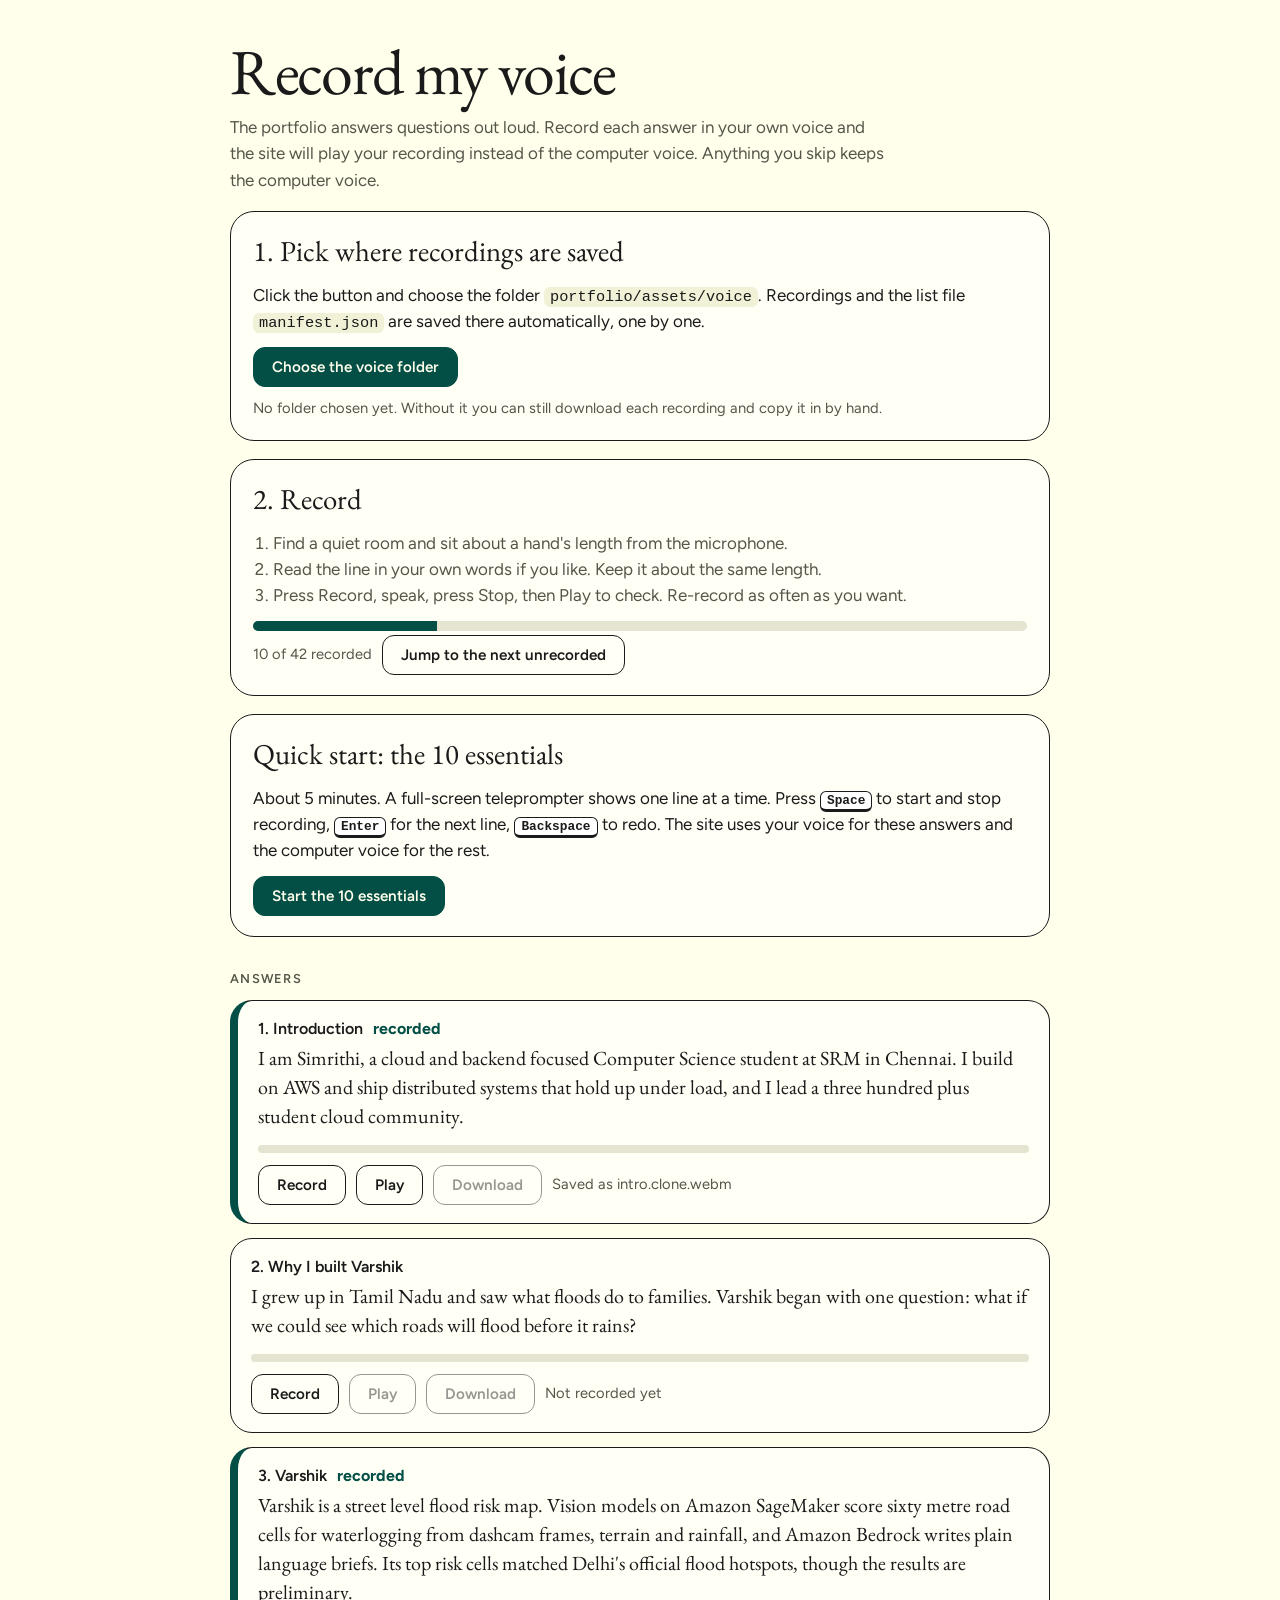
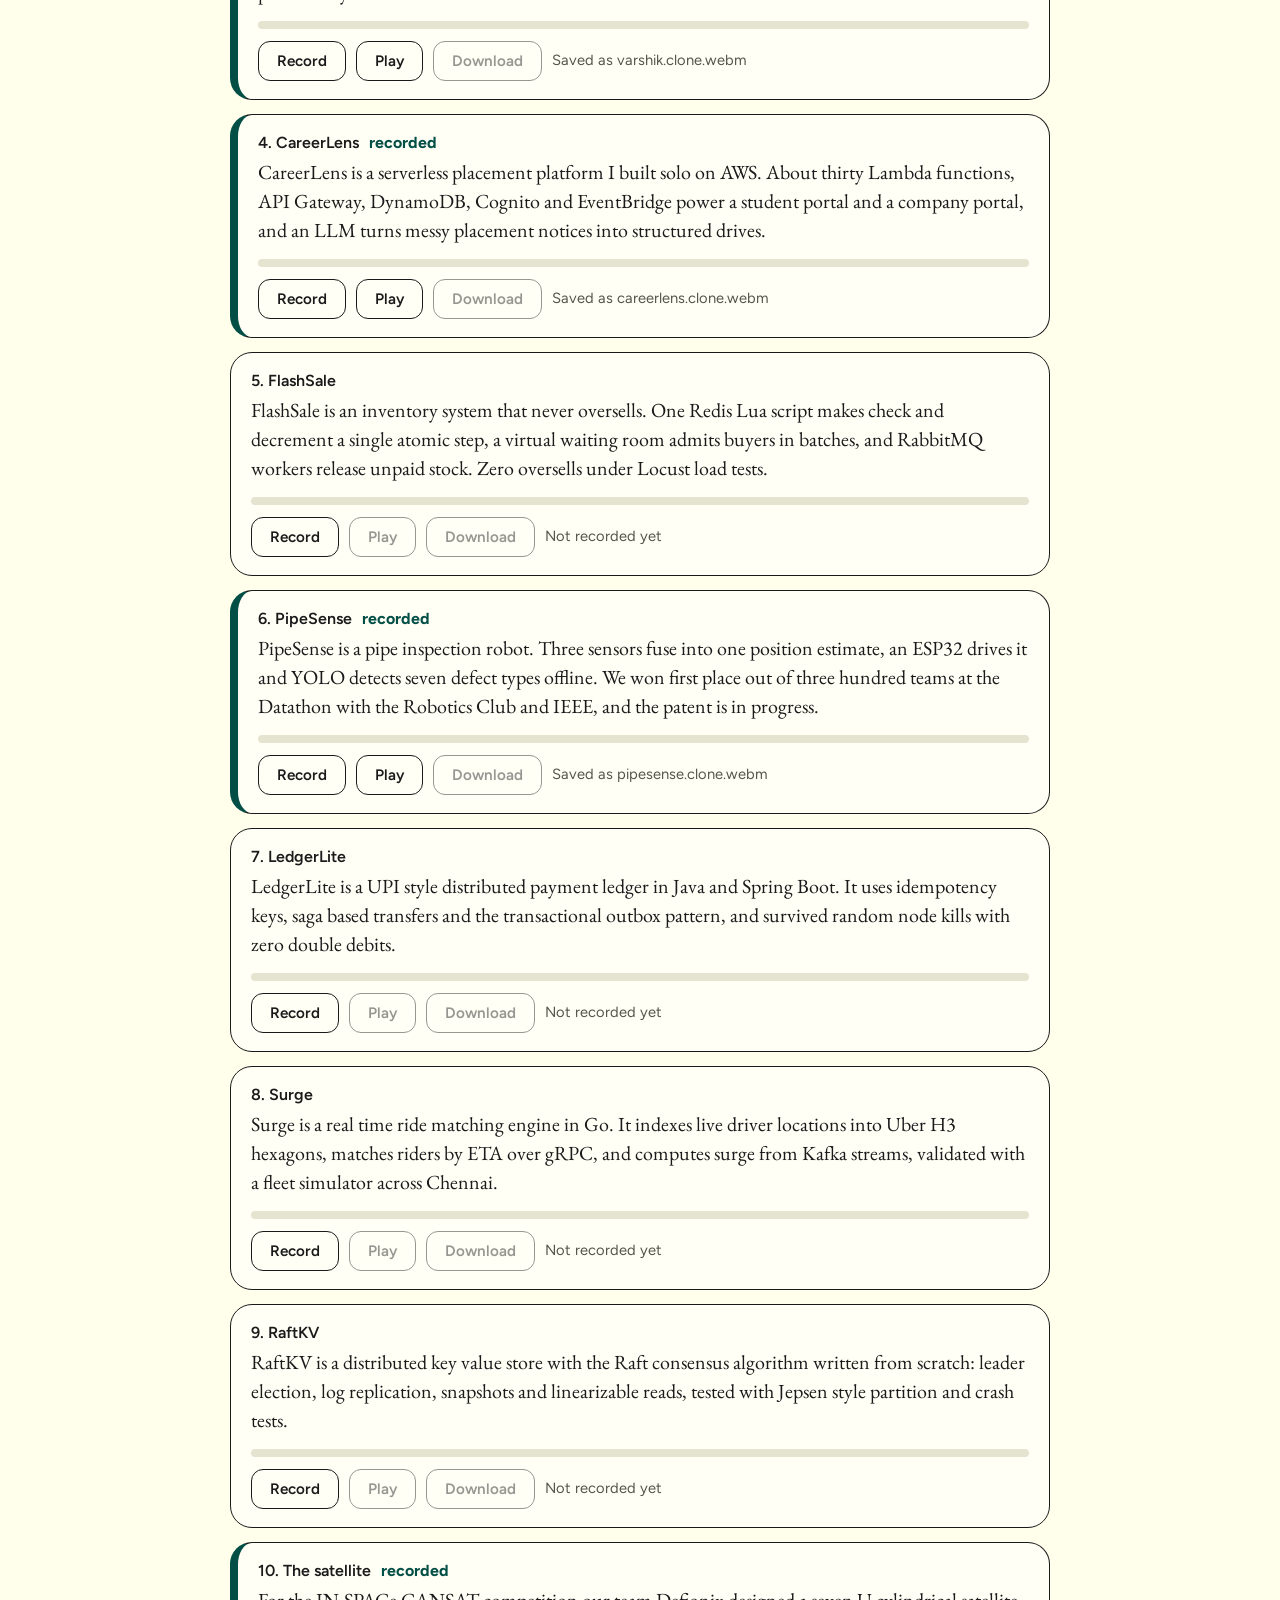
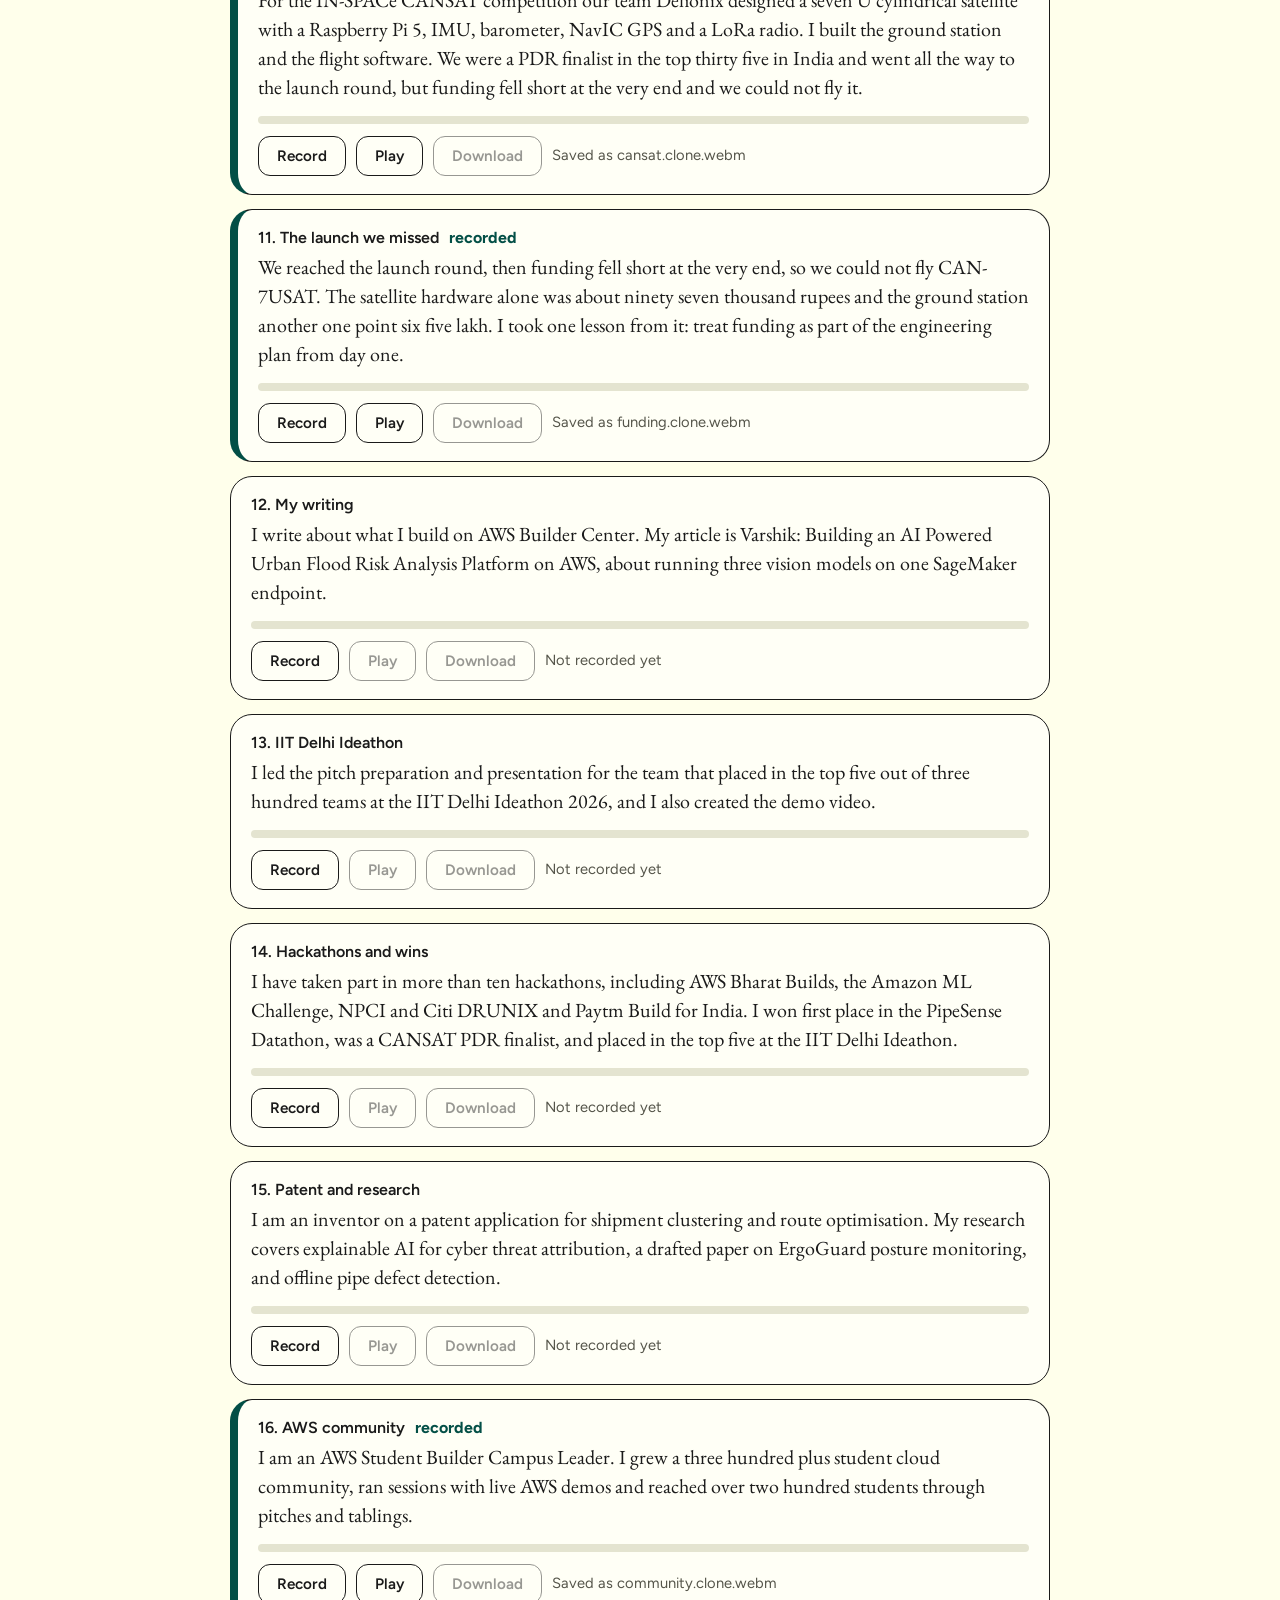
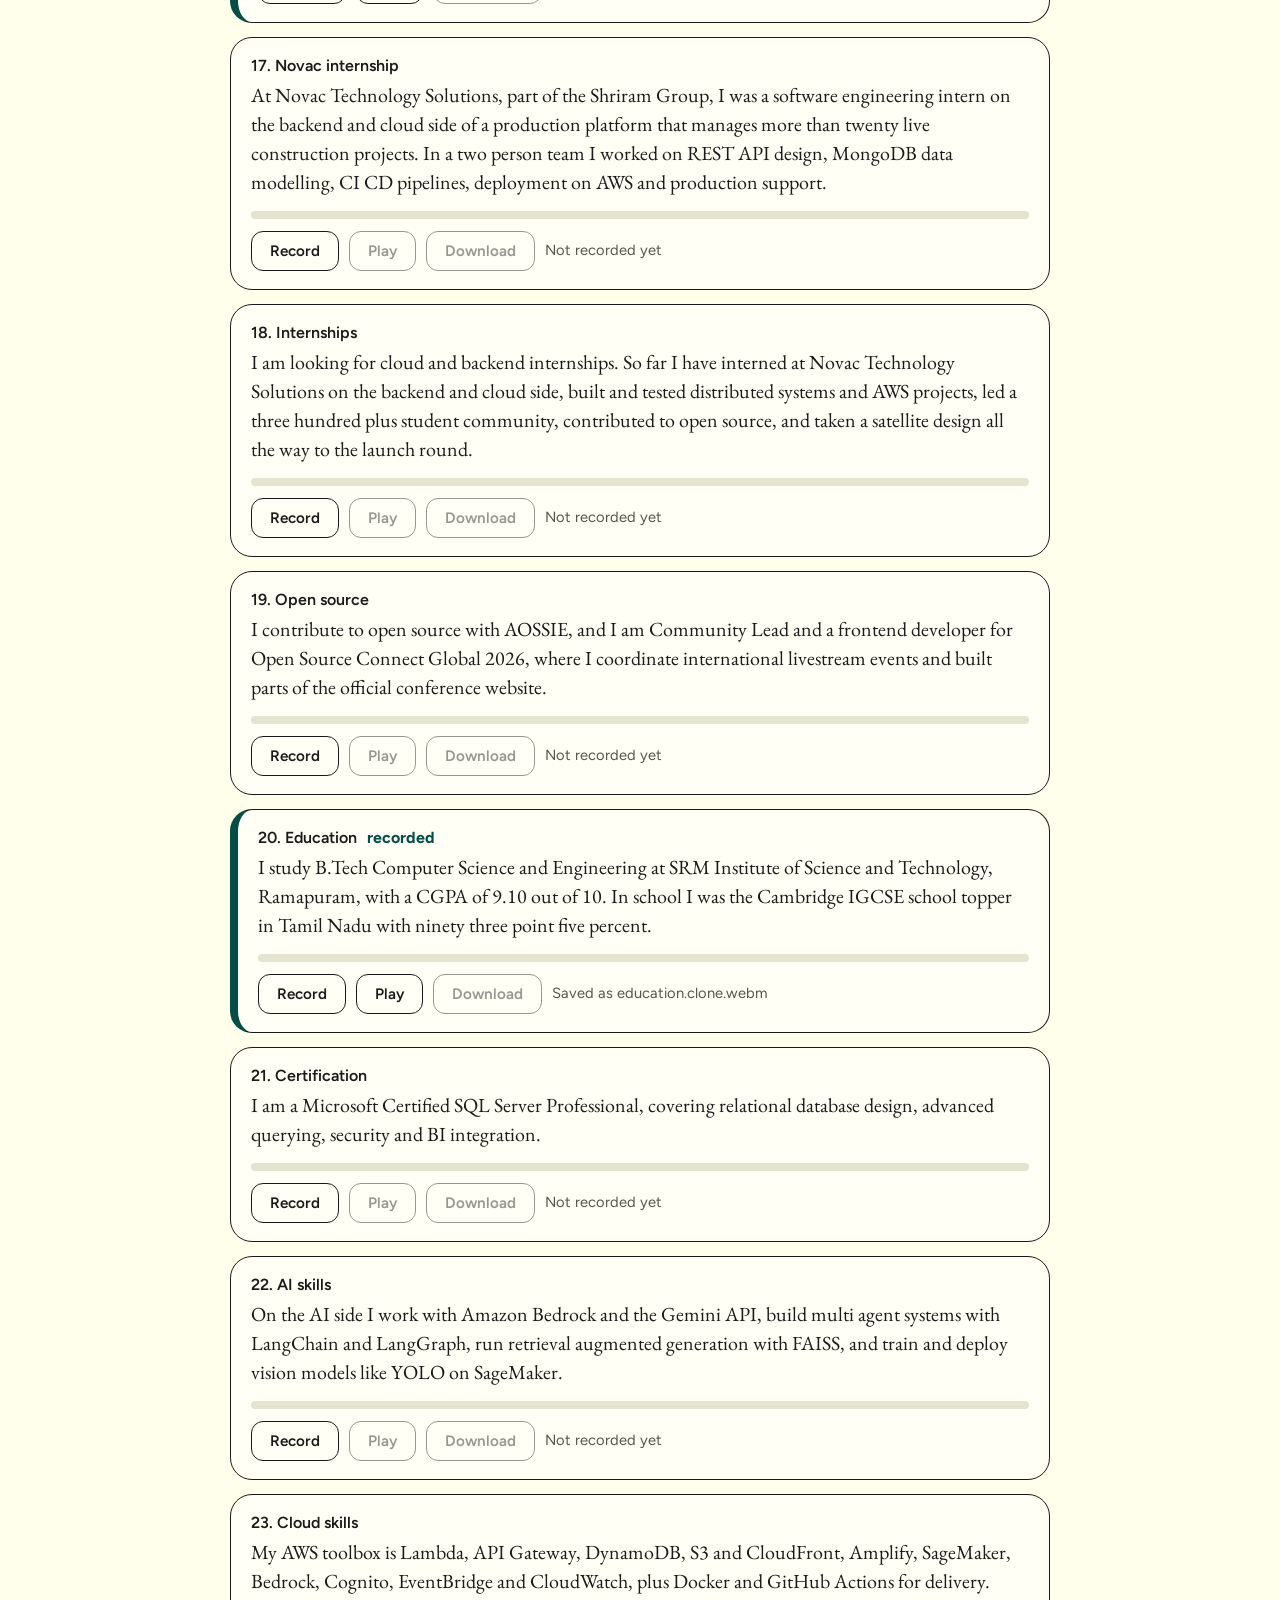
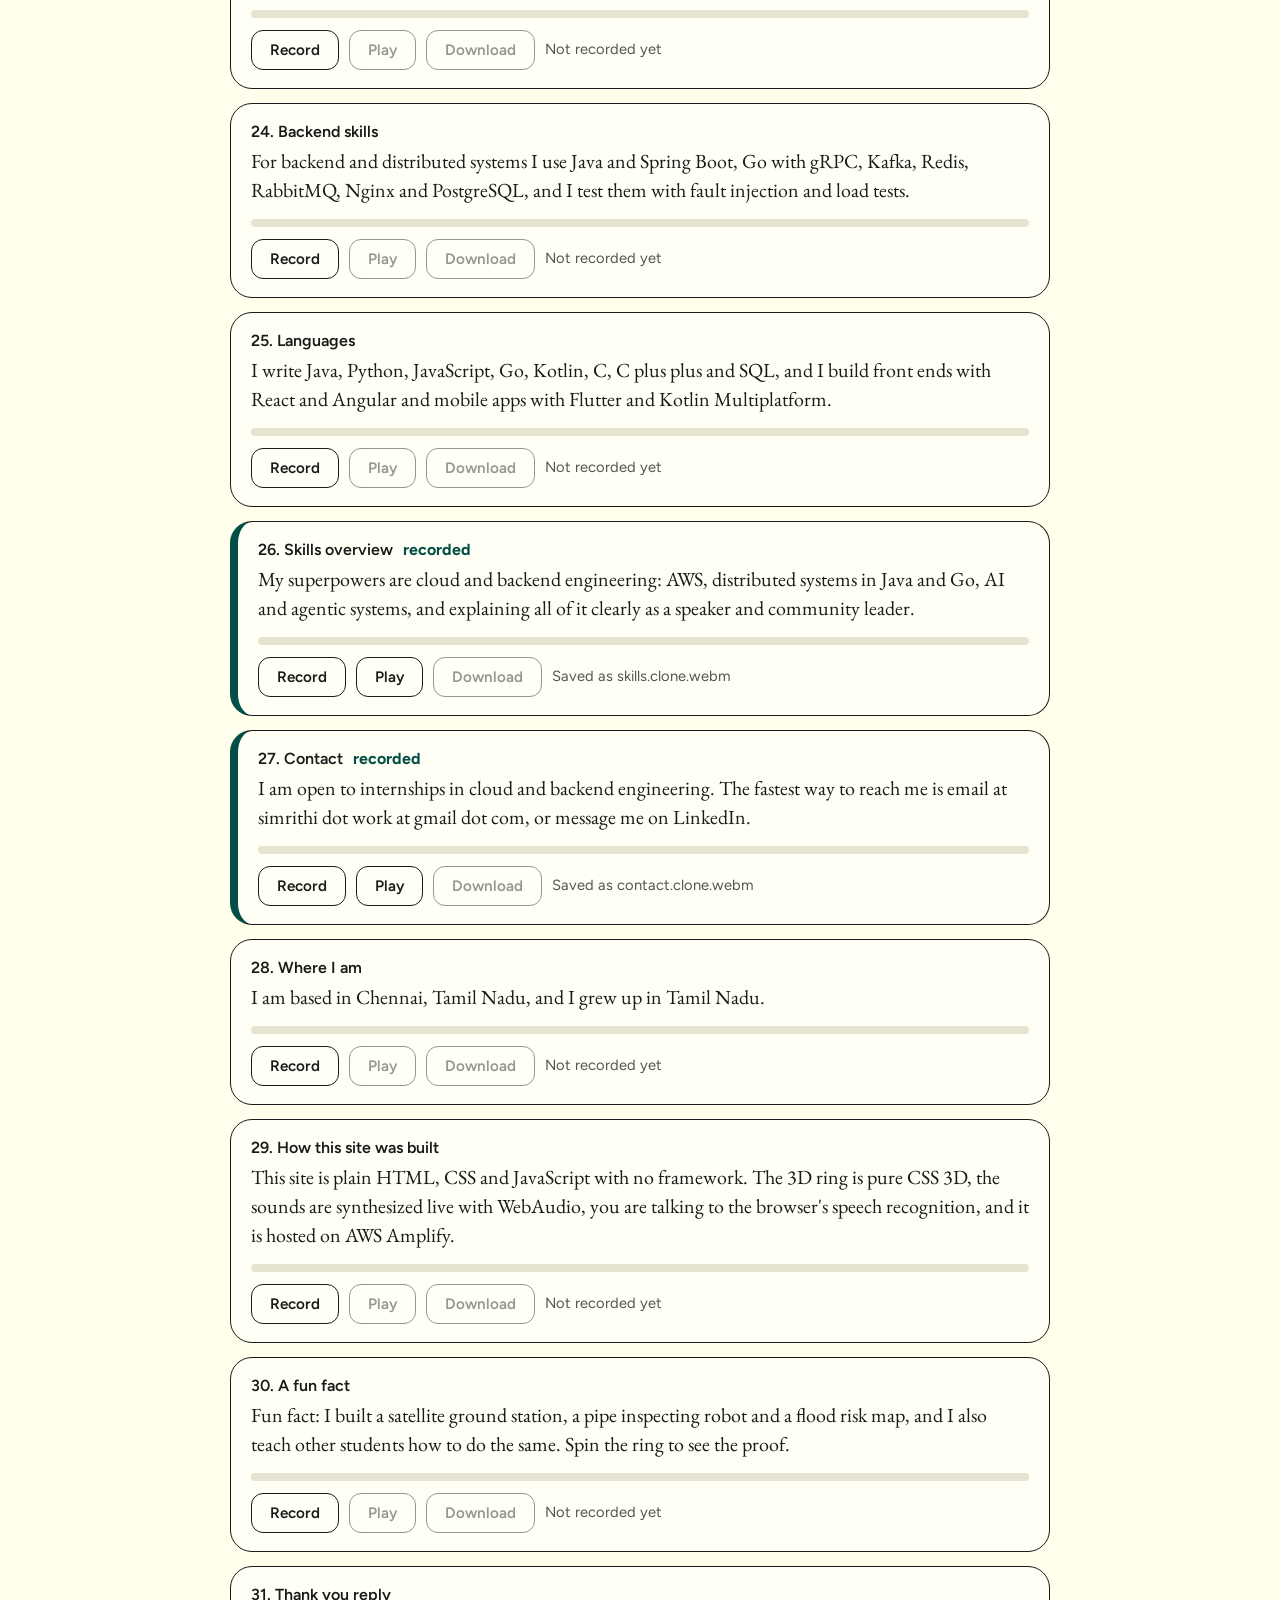
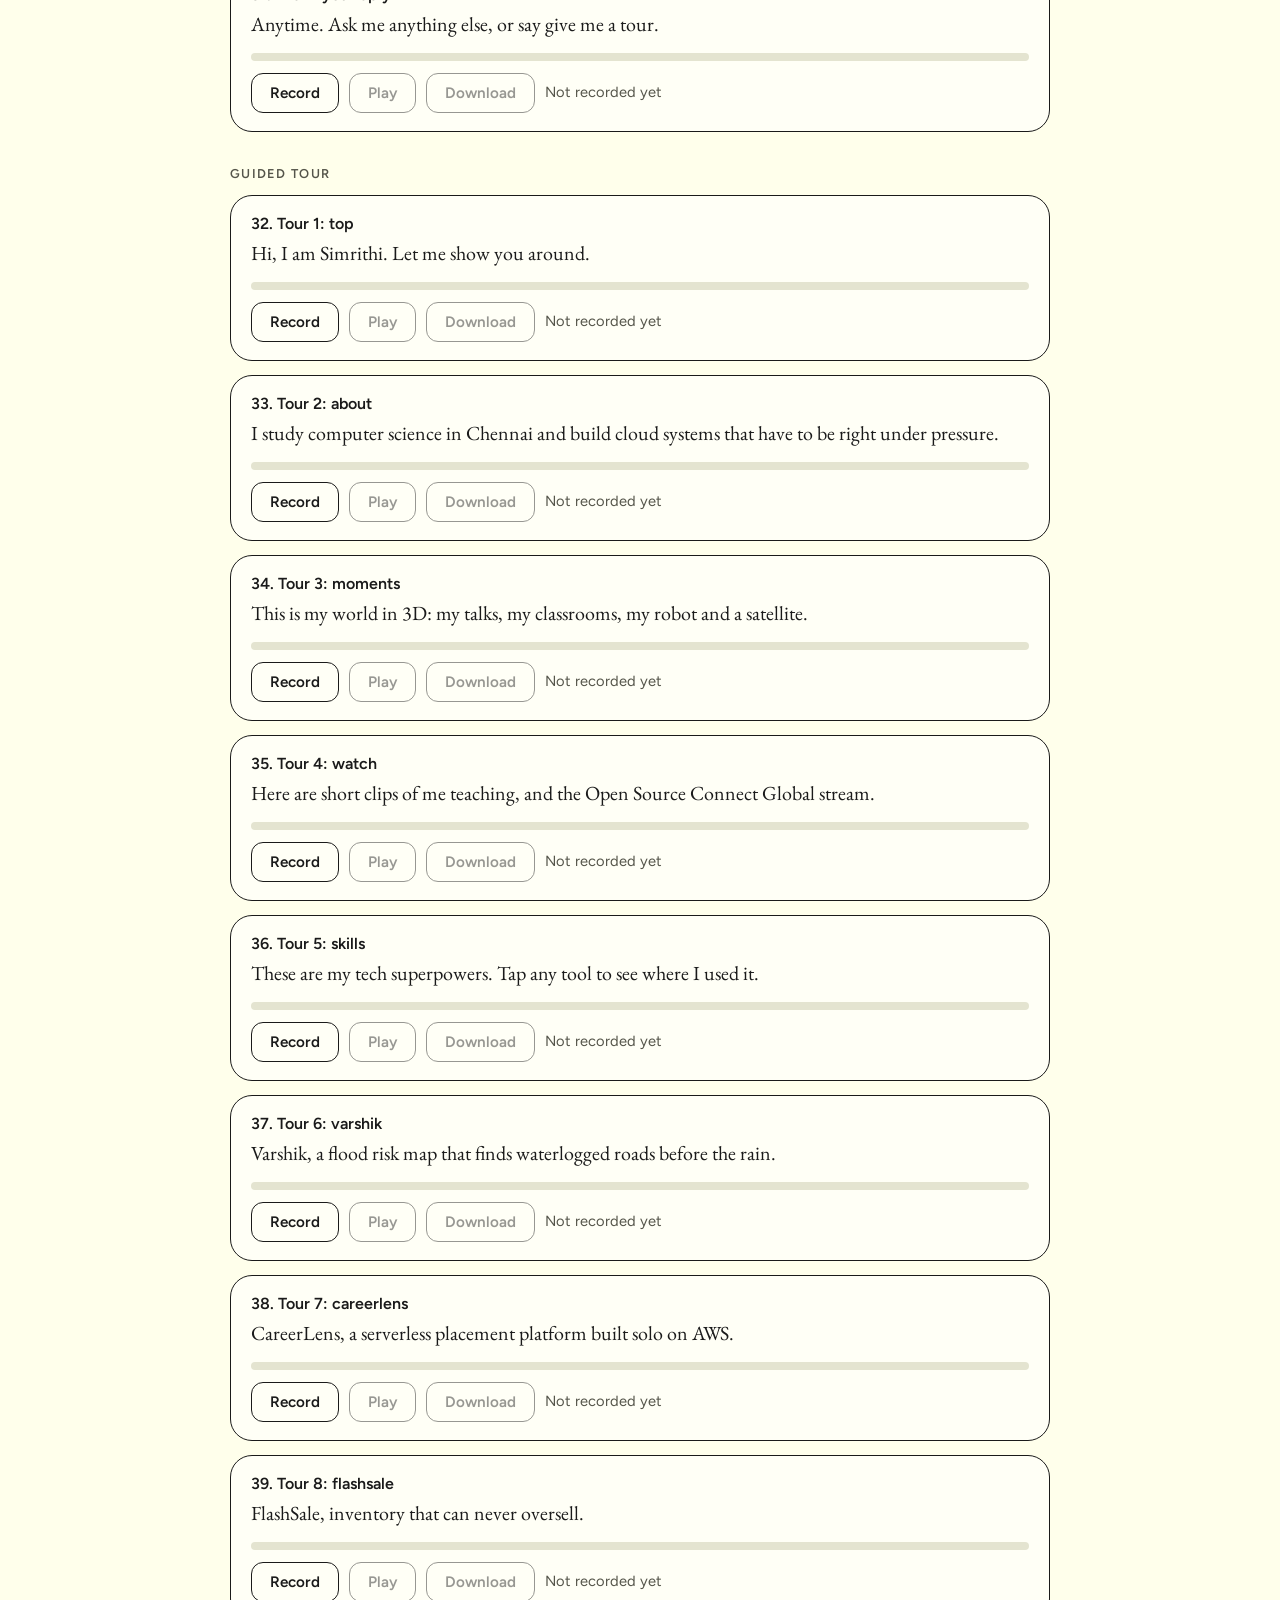
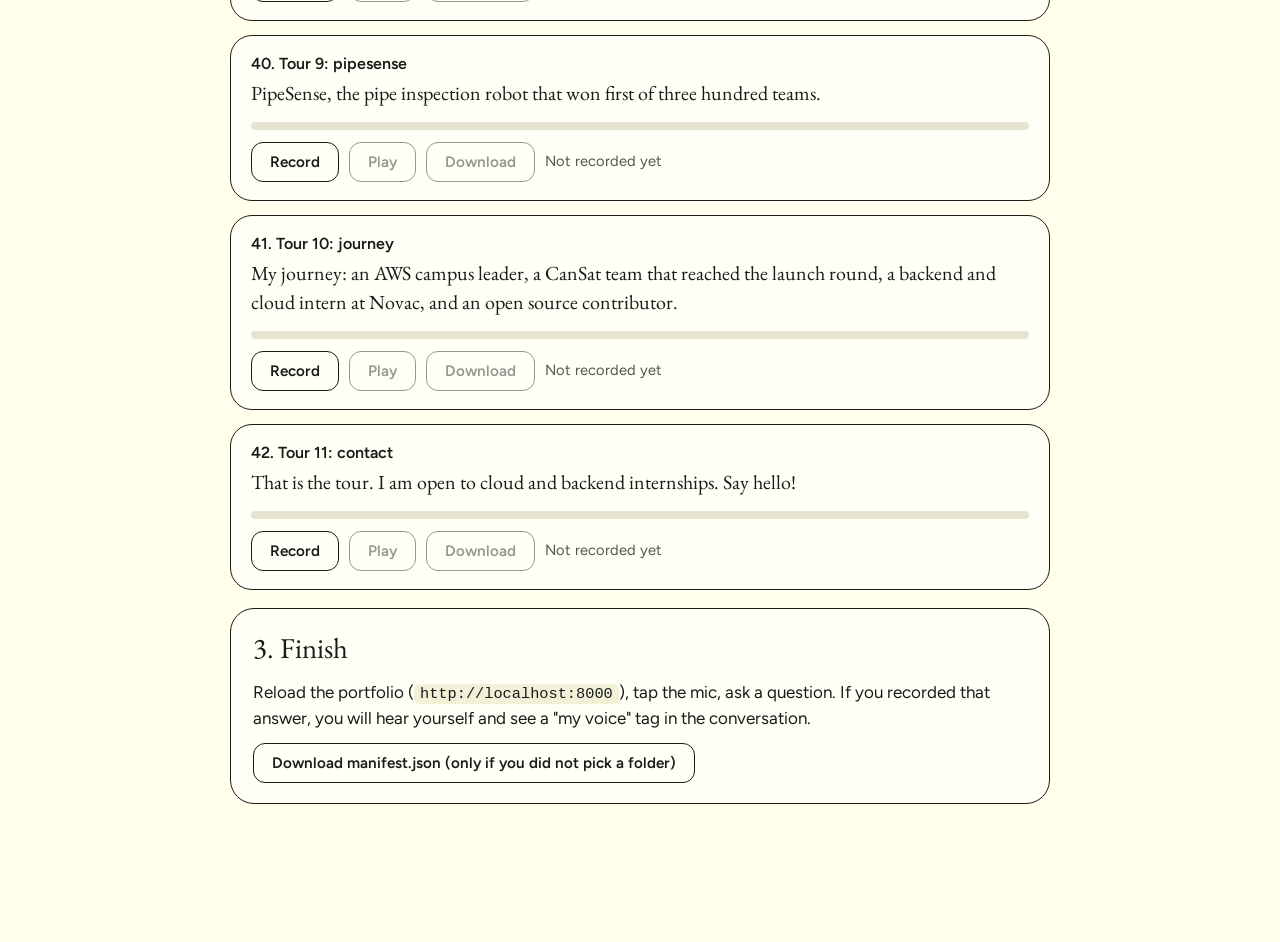
<file: record-voice.html>
<!doctype html>
<html lang="en">
<head>
<meta charset="utf-8">
<meta name="viewport" content="width=device-width, initial-scale=1">
<meta name="robots" content="noindex">
<title>Record my voice | Simrithi S</title>
<style>
@font-face { font-family: "Figtree"; src: url("assets/fonts/figtree.woff2") format("woff2"); font-weight: 300 900; font-display: swap; }
@font-face { font-family: "EB Garamond"; src: url("assets/fonts/garamond.woff2") format("woff2"); font-weight: 400 800; font-display: swap; }
:root { --bg: #ffffeb; --ink: #1a1a1a; --green: #034f46; --lilac: #f0d7ff; --muted: #55554a; }
* { box-sizing: border-box; }
body { margin: 0; background: var(--bg); color: var(--ink); font: 17px/1.55 "Figtree", system-ui, sans-serif; }
main { max-width: 860px; margin: 0 auto; padding: 40px 20px 120px; }
h1 { font: 400 clamp(2.4rem, 7vw, 4rem)/1 "EB Garamond", Georgia, serif; margin: 0 0 10px; letter-spacing: -.02em; }
h2 { font: 400 1.8rem "EB Garamond", Georgia, serif; margin: 40px 0 12px; }
p { margin: 0 0 12px; }
.lede { color: var(--muted); max-width: 60ch; }
.panel { background: #fffff6; border: 1.5px solid var(--ink); border-radius: 24px; padding: 20px 22px; margin: 18px 0; }
ol.tips { margin: 0; padding-left: 20px; color: var(--muted); }
button { font: 600 .95rem "Figtree", sans-serif; padding: 10px 18px; border-radius: 12px; border: 1.5px solid var(--ink); background: transparent; color: var(--ink); cursor: pointer; transition: background .2s; }
button:hover:not(:disabled) { background: var(--lilac); }
button:disabled { opacity: .45; cursor: not-allowed; }
button.primary { background: var(--green); color: #ffffeb; border-color: var(--green); }
button.primary:hover:not(:disabled) { background: #046b5f; }
button.rec { background: #d6336c; color: #fff; border-color: #d6336c; }
.bar { display: flex; flex-wrap: wrap; gap: 10px; align-items: center; }
.status { font-size: .92rem; color: var(--muted); }
.progress { height: 10px; border-radius: 6px; background: #e4e4d0; overflow: hidden; margin: 12px 0 4px; }
.progress i { display: block; height: 100%; width: 0; background: var(--green); transition: width .4s; }
.card { background: #fffff6; border: 1.5px solid var(--ink); border-radius: 22px; padding: 18px 20px; margin: 14px 0; transition: border-color .2s, box-shadow .2s; }
.card.active { border-color: var(--green); box-shadow: 0 0 0 4px rgba(3, 79, 70, .15); }
.card.done { border-left: 8px solid var(--green); }
.card h3 { margin: 0 0 6px; font: 600 1rem "Figtree", sans-serif; display: flex; gap: 10px; align-items: center; }
.card h3 .tick { color: var(--green); font-weight: 700; }
.script { font: 400 1.25rem/1.45 "EB Garamond", Georgia, serif; margin: 0 0 14px; }
.meter { height: 8px; border-radius: 5px; background: #e4e4d0; overflow: hidden; margin: 0 0 12px; }
.meter i { display: block; height: 100%; width: 0; background: #d6336c; transition: width .06s linear; }
.group-title { font: 600 .8rem "Figtree", sans-serif; text-transform: uppercase; letter-spacing: .1em; color: var(--muted); margin: 34px 0 0; }
code { font: 500 .9em ui-monospace, Consolas, monospace; background: #f1f1d8; padding: 1px 6px; border-radius: 6px; }
.warn { color: #9a3412; }

kbd { font: 600 .8rem ui-monospace, Consolas, monospace; background: #fff; border: 1.5px solid var(--ink); border-bottom-width: 3px; border-radius: 6px; padding: 1px 6px; }
#guided { position: fixed; inset: 0; z-index: 50; background: var(--bg); display: none; flex-direction: column; align-items: center; justify-content: center; padding: 28px 22px; text-align: center; }
#guided.on { display: flex; }
#guided .g-prog { font-weight: 600; color: var(--muted); margin-bottom: 8px; }
#guided .g-label { font: 600 .85rem "Figtree", sans-serif; text-transform: uppercase; letter-spacing: .1em; color: var(--green); margin-bottom: 18px; }
#guided .g-text { font: 400 clamp(1.7rem, 4vw, 2.6rem)/1.35 "EB Garamond", Georgia, serif; max-width: 22em; margin: 0 0 30px; }
#guided .g-btns { display: flex; gap: 12px; flex-wrap: wrap; justify-content: center; }
#guided button.big { font-size: 1.15rem; padding: 16px 34px; border-radius: 16px; }
#guided .g-state { margin-top: 20px; min-height: 1.6em; color: var(--muted); }
#guided .g-state.live { color: #d6336c; font-weight: 700; }
#guided .g-close { position: absolute; top: 18px; right: 18px; }
#guided .g-keys { margin-top: 26px; color: var(--muted); font-size: .92rem; }
</style>
</head>
<body>
<main>
  <h1>Record my voice</h1>
  <p class="lede">The portfolio answers questions out loud. Record each answer in your own voice and the site will play your recording instead of the computer voice. Anything you skip keeps the computer voice.</p>

  <section class="panel" aria-labelledby="s1">
    <h2 id="s1" style="margin-top:0">1. Pick where recordings are saved</h2>
    <p>Click the button and choose the folder <code>portfolio/assets/voice</code>. Recordings and the list file <code>manifest.json</code> are saved there automatically, one by one.</p>
    <div class="bar">
      <button class="primary" id="pick" type="button">Choose the voice folder</button>
      <span class="status" id="folderStatus">No folder chosen yet. Without it you can still download each recording and copy it in by hand.</span>
    </div>
    <p class="status warn" id="support" hidden>This browser cannot save to a folder. Use Chrome or Edge, or download each recording.</p>
  </section>

  <section class="panel" aria-labelledby="s2">
    <h2 id="s2" style="margin-top:0">2. Record</h2>
    <ol class="tips">
      <li>Find a quiet room and sit about a hand's length from the microphone.</li>
      <li>Read the line in your own words if you like. Keep it about the same length.</li>
      <li>Press Record, speak, press Stop, then Play to check. Re-record as often as you want.</li>
    </ol>
    <div class="progress" aria-hidden="true"><i id="bar"></i></div>
    <div class="bar"><span class="status" id="count">0 of 0 recorded</span><button id="next" type="button">Jump to the next unrecorded</button></div>
  </section>

  <section class="panel" id="quick" aria-labelledby="sq">
    <h2 id="sq" style="margin-top:0">Quick start: the 10 essentials</h2>
    <p>About 5 minutes. A full-screen teleprompter shows one line at a time. Press <kbd>Space</kbd> to start and stop recording, <kbd>Enter</kbd> for the next line, <kbd>Backspace</kbd> to redo. The site uses your voice for these answers and the computer voice for the rest.</p>
    <div class="bar"><button class="primary" id="startGuided" type="button">Start the 10 essentials</button><span class="status" id="gNote"></span></div>
  </section>

  <div id="list" aria-live="polite"></div>

  <section class="panel" aria-labelledby="s3">
    <h2 id="s3" style="margin-top:0">3. Finish</h2>
    <p>Reload the portfolio (<code>http://localhost:8000</code>), tap the mic, ask a question. If you recorded that answer, you will hear yourself and see a "my voice" tag in the conversation.</p>
    <div class="bar"><button id="dlManifest" type="button">Download manifest.json (only if you did not pick a folder)</button></div>
  </section>
</main>

<div id="guided" role="dialog" aria-modal="true" aria-label="Recording teleprompter">
  <button class="g-close" id="gClose" type="button">Close</button>
  <div class="g-prog" id="gProg"></div>
  <div class="g-label" id="gLabel"></div>
  <p class="g-text" id="gText"></p>
  <div class="g-btns"><button class="big primary" id="gRec" type="button">Record</button><button class="big" id="gNext" type="button">Next line</button></div>
  <div class="g-state" id="gState" aria-live="polite"></div>
  <div class="g-keys"><kbd>Space</kbd> record / stop &nbsp; <kbd>Enter</kbd> next &nbsp; <kbd>Backspace</kbd> redo</div>
</div>
<script>
(function () {
  'use strict';
  var listEl = document.getElementById('list'), countEl = document.getElementById('count'), barEl = document.getElementById('bar');
  var folderStatus = document.getElementById('folderStatus'), pickBtn = document.getElementById('pick');
  var dir = null, scripts = [], manifest = {}, blobs = {}, current = null, mediaRec = null, stream = null, chunks = [], meterRaf = 0, actx = null;
  var canPick = 'showDirectoryPicker' in window;
  if (!canPick) { document.getElementById('support').hidden = false; pickBtn.disabled = true; }

  function pickMime() {
    var opts = ['audio/webm;codecs=opus', 'audio/webm', 'audio/ogg;codecs=opus', 'audio/mp4'];
    for (var i = 0; i < opts.length; i++) if (window.MediaRecorder && MediaRecorder.isTypeSupported(opts[i])) return opts[i];
    return '';
  }
  function extFor(mime) { return /ogg/.test(mime) ? 'ogg' : /mp4/.test(mime) ? 'm4a' : 'webm'; }
  function recorded() { return scripts.filter(function (s) { return manifest[s.id]; }).length; }
  function refresh() {
    var n = recorded(); countEl.textContent = n + ' of ' + scripts.length + ' recorded';
    barEl.style.width = (scripts.length ? n / scripts.length * 100 : 0) + '%';
  }
  function el(tag, cls, text) { var n = document.createElement(tag); if (cls) n.className = cls; if (text != null) n.textContent = text; return n; }

  function build() {
    listEl.textContent = '';
    var lastGroup = '';
    scripts.forEach(function (s, idx) {
      if (s.group !== lastGroup) { listEl.appendChild(el('p', 'group-title', s.group)); lastGroup = s.group; }
      var card = el('article', 'card'); card.id = 'c-' + s.id;
      var h = el('h3'); h.appendChild(el('span', null, (idx + 1) + '. ' + s.label)); var tick = el('span', 'tick', ''); h.appendChild(tick); card.appendChild(h);
      card.appendChild(el('p', 'script', s.text));
      var meter = el('div', 'meter'); meter.appendChild(el('i')); card.appendChild(meter);
      var bar = el('div', 'bar');
      var rec = el('button', null, 'Record'); rec.type = 'button';
      var play = el('button', null, 'Play'); play.type = 'button'; play.disabled = true;
      var dl = el('button', null, 'Download'); dl.type = 'button'; dl.disabled = true;
      var st = el('span', 'status', manifest[s.id] ? 'Saved as ' + manifest[s.id] : 'Not recorded yet');
      bar.appendChild(rec); bar.appendChild(play); bar.appendChild(dl); bar.appendChild(st); card.appendChild(bar);
      listEl.appendChild(card);
      s.ui = { card: card, rec: rec, play: play, dl: dl, st: st, meter: meter.firstChild, tick: tick };
      if (manifest[s.id]) { card.classList.add('done'); tick.textContent = 'recorded'; play.disabled = false; }
      rec.addEventListener('click', function () { toggle(s); });
      play.addEventListener('click', function () { playIt(s); });
      dl.addEventListener('click', function () { download(s); });
    });
    refresh();
  }

  async function toggle(s) {
    if (current && current !== s) await stop();
    if (current === s) { await stop(); return; }
    try { stream = await navigator.mediaDevices.getUserMedia({ audio: { echoCancellation: false, noiseSuppression: true, channelCount: 1 } }); }
    catch (e) { s.ui.st.textContent = 'Microphone blocked. Allow it in the address bar and try again.'; return; }
    var mime = pickMime(); chunks = [];
    mediaRec = new MediaRecorder(stream, mime ? { mimeType: mime } : undefined);
    mediaRec.ondataavailable = function (e) { if (e.data && e.data.size) chunks.push(e.data); };
    mediaRec.onstop = async function () {
      var type = mediaRec.mimeType || mime || 'audio/webm';
      var blob = new Blob(chunks, { type: type }); blobs[s.id] = { blob: blob, ext: extFor(type) };
      s.ui.play.disabled = false; s.ui.dl.disabled = false; s.ui.st.textContent = 'Recorded ' + (blob.size / 1024).toFixed(0) + ' KB. Saving…';
      await save(s);
    };
    current = s; mediaRec.start(); s.ui.rec.textContent = 'Stop'; s.ui.rec.classList.add('rec'); s.ui.card.classList.add('active'); s.ui.st.textContent = 'Recording… speak now';
    actx = new (window.AudioContext || window.webkitAudioContext)(); var src = actx.createMediaStreamSource(stream), an = actx.createAnalyser(); an.fftSize = 256; src.connect(an);
    var data = new Uint8Array(an.frequencyBinCount);
    (function loop() { an.getByteTimeDomainData(data); var peak = 0; for (var i = 0; i < data.length; i++) peak = Math.max(peak, Math.abs(data[i] - 128)); s.ui.meter.style.width = Math.min(peak / 90 * 100, 100) + '%'; meterRaf = requestAnimationFrame(loop); })();
  }
  function stop() {
    return new Promise(function (resolve) {
      if (!mediaRec) return resolve();
      var s = current; var prevStop = mediaRec.onstop;
      mediaRec.onstop = async function (e) { await prevStop(e); resolve(); };
      cancelAnimationFrame(meterRaf); if (s) { s.ui.meter.style.width = '0'; s.ui.rec.textContent = 'Re-record'; s.ui.rec.classList.remove('rec'); s.ui.card.classList.remove('active'); }
      try { mediaRec.stop(); } catch (e) { resolve(); }
      if (stream) stream.getTracks().forEach(function (t) { t.stop(); }); stream = null; if (actx) { try { actx.close(); } catch (e) {} actx = null; }
      current = null; mediaRec = null;
    });
  }
  function playIt(s) {
    var b = blobs[s.id];
    var a = new Audio(b ? URL.createObjectURL(b.blob) : 'assets/voice/' + manifest[s.id]); a.play();
  }
  function download(s) {
    var b = blobs[s.id]; if (!b) return;
    var a = document.createElement('a'); a.href = URL.createObjectURL(b.blob); a.download = s.id + '.' + b.ext; a.click();
    manifest[s.id] = s.id + '.' + b.ext; refresh(); s.ui.card.classList.add('done'); s.ui.tick.textContent = 'recorded';
  }
  async function save(s) {
    var b = blobs[s.id], name = s.id + '.' + b.ext;
    if (!dir) { s.ui.st.textContent = 'Recorded. Click Download (no folder chosen), then copy the file into assets/voice.'; return; }
    try {
      var fh = await dir.getFileHandle(name, { create: true }); var w = await fh.createWritable(); await w.write(b.blob); await w.close();
      manifest[s.id] = name;
      var mh = await dir.getFileHandle('manifest.json', { create: true }); var mw = await mh.createWritable(); await mw.write(JSON.stringify(manifest, null, 1) + '\n'); await mw.close();
      s.ui.st.textContent = 'Saved as ' + name; s.ui.card.classList.add('done'); s.ui.tick.textContent = 'recorded'; refresh();
    } catch (e) { s.ui.st.textContent = 'Could not save to the folder: ' + e.message; }
  }
  pickBtn.addEventListener('click', async function () {
    try {
      dir = await window.showDirectoryPicker({ mode: 'readwrite' });
      folderStatus.textContent = 'Saving into: ' + dir.name;
      try { var mh = await dir.getFileHandle('manifest.json'); var txt = await (await mh.getFile()).text(); manifest = Object.assign(manifest, JSON.parse(txt || '{}')); } catch (e) {}
      build();
    } catch (e) { folderStatus.textContent = 'No folder chosen.'; }
  });
  document.getElementById('next').addEventListener('click', function () {
    var t = scripts.filter(function (s) { return !manifest[s.id]; })[0];
    if (t) { t.ui.card.scrollIntoView({ behavior: 'smooth', block: 'center' }); t.ui.rec.focus(); }
  });
  document.getElementById('dlManifest').addEventListener('click', function () {
    var a = document.createElement('a'); a.href = URL.createObjectURL(new Blob([JSON.stringify(manifest, null, 1) + '\n'], { type: 'application/json' })); a.download = 'manifest.json'; a.click();
  });

  /* ---------- teleprompter mode ---------- */
  var G = { list: [], i: 0, on: false };
  var gEl = { box: document.getElementById('guided'), prog: document.getElementById('gProg'), label: document.getElementById('gLabel'), text: document.getElementById('gText'), rec: document.getElementById('gRec'), next: document.getElementById('gNext'), state: document.getElementById('gState') };
  function gRender() {
    var s = G.list[G.i];
    if (!s) { gEl.prog.textContent = 'All done'; gEl.label.textContent = ''; gEl.text.textContent = 'Those are your essentials. Reload the portfolio and ask it a question.'; gEl.rec.hidden = true; gEl.next.textContent = 'Close'; gEl.state.textContent = ''; return; }
    gEl.rec.hidden = false; gEl.next.textContent = G.i === G.list.length - 1 ? 'Finish' : 'Next line';
    gEl.prog.textContent = 'Line ' + (G.i + 1) + ' of ' + G.list.length;
    gEl.label.textContent = s.label; gEl.text.textContent = s.text;
    gEl.rec.textContent = manifest[s.id] || blobs[s.id] ? 'Re-record' : 'Record';
    gEl.state.className = 'g-state'; gEl.state.textContent = manifest[s.id] ? 'Already recorded. Record again or go to the next line.' : 'Press Space and read it out loud.';
  }
  async function gToggle() {
    var s = G.list[G.i]; if (!s) return;
    await toggle(s);
    if (current === s) { gEl.rec.textContent = 'Stop'; gEl.state.className = 'g-state live'; gEl.state.textContent = 'Recording… press Space when you are done'; }
    else { gEl.rec.textContent = 'Re-record'; gEl.state.className = 'g-state'; gEl.state.textContent = manifest[s.id] ? 'Saved. Press Enter for the next line.' : 'Recorded. Press Enter for the next line.'; }
  }
  async function gNext() {
    if (current) await stop();
    if (G.i >= G.list.length) { gClose(); return; }
    G.i++; gRender();
  }
  function gClose() { if (current) stop(); G.on = false; gEl.box.classList.remove('on'); refresh(); }
  document.getElementById('startGuided').addEventListener('click', function () {
    if (!dir && canPick) { document.getElementById('gNote').textContent = 'First choose the voice folder in step 1, so recordings save automatically.'; document.getElementById('pick').focus(); window.scrollTo({ top: 0, behavior: 'smooth' }); return; }
    G.list = scripts.filter(function (s) { return s.essential; }); G.i = 0; G.on = true; gEl.box.classList.add('on'); gRender();
  });
  gEl.rec.addEventListener('click', gToggle); gEl.next.addEventListener('click', gNext); document.getElementById('gClose').addEventListener('click', gClose);
  document.addEventListener('keydown', function (e) {
    if (!G.on) return;
    if (e.code === 'Space') { e.preventDefault(); gToggle(); }
    else if (e.key === 'Enter') { e.preventDefault(); gNext(); }
    else if (e.key === 'Backspace') { e.preventDefault(); if (!current) { delete blobs[(G.list[G.i] || {}).id]; gRender(); gToggle(); } }
    else if (e.key === 'Escape') { gClose(); }
  });

  Promise.all([fetch('assets/voice/scripts.json').then(function (r) { return r.json(); }), fetch('assets/voice/manifest.json', { cache: 'no-cache' }).then(function (r) { return r.ok ? r.json() : {}; }).catch(function () { return {}; })]).then(function (r) {
    scripts = r[0]; manifest = r[1] || {}; build();
  }).catch(function () { listEl.textContent = 'Could not load the scripts. Open this page through the local server: http://localhost:8000/record-voice.html'; });
})();
</script>
</body>
</html>
</file>
<file: styles.css>
/* Palette: cold ink and one aqua accent. Radius system: 16px surfaces, pill buttons. */
@font-face { font-family: "Figtree"; src: url("assets/fonts/figtree.woff2") format("woff2"); font-weight: 300 900; font-display: swap; }
@font-face { font-family: "EB Garamond"; src: url("assets/fonts/garamond.woff2") format("woff2"); font-weight: 400 800; font-style: normal; font-display: swap; }
@font-face { font-family: "EB Garamond"; src: url("assets/fonts/garamond-italic.woff2") format("woff2"); font-weight: 400 800; font-style: italic; font-display: swap; }
@font-face { font-family: "Geist Mono"; src: url("assets/fonts/geist-mono.woff2") format("woff2"); font-weight: 100 900; font-display: swap; }

:root {
  --bg: #ffffeb;
  --surface: #fffff6;
  --surface-2: #f4f4dc;
  --line: #1a1a1a;
  --text: #1a1a1a;
  --muted: #55554a;
  --accent: #034f46;
  --on-accent: #ffffeb;
  --r: 32px;
  --sans: "Figtree", system-ui, -apple-system, "Segoe UI", sans-serif;
  --serif: "EB Garamond", Georgia, "Times New Roman", serif;
  --mono: "Geist Mono", ui-monospace, Menlo, Consolas, monospace;
  --ease: cubic-bezier(.16, 1, .3, 1);
}
* { box-sizing: border-box; }
html { scroll-behavior: smooth; scroll-padding-top: 76px; }
body { margin: 0; background: var(--bg); color: var(--text); font: 400 17px/1.6 var(--sans); -webkit-font-smoothing: antialiased; overflow-x: clip; }
a { color: inherit; }
img { max-width: 100%; display: block; }
:focus-visible { outline: 3px solid var(--accent); outline-offset: 3px; border-radius: 8px; }
.sr { position: absolute; width: 1px; height: 1px; overflow: hidden; clip-path: inset(50%); white-space: nowrap; }
.skip { position: absolute; left: -999px; top: 8px; background: var(--accent); color: var(--on-accent); padding: 8px 14px; border-radius: 6px; z-index: 100; font-weight: 600; }
.skip:focus { left: 8px; }

/* Icons: Phosphor, drawn with a mask so they follow currentColor */
.ico { display: inline-block; width: 1.15em; height: 1.15em; background: currentColor; -webkit-mask: var(--i) center / contain no-repeat; mask: var(--i) center / contain no-repeat; flex: none; }
.ico-drop { --i: url("assets/icons/drop-fill.svg"); }
.ico-github { --i: url("assets/icons/github-logo.svg"); }
.ico-linkedin { --i: url("assets/icons/linkedin-logo.svg"); }

/* Nav */
.nav { position: fixed; inset: 0 0 auto 0; z-index: 50; height: 64px; display: flex; align-items: center; justify-content: space-between; gap: 16px; padding: 0 max(16px, 3vw); background: color-mix(in srgb, var(--bg) 78%, transparent); backdrop-filter: blur(14px); border-bottom: 1px solid color-mix(in srgb, var(--line) 70%, transparent); }
.brand { font-weight: 700; letter-spacing: -.01em; text-decoration: none; white-space: nowrap; }
.nav nav { display: flex; gap: 2px; }
.nav nav a { text-decoration: none; padding: 8px 12px; border-radius: 6px; font-size: .92rem; font-weight: 500; color: var(--muted); transition: color .2s, background .2s; }
.nav nav a:hover, .nav nav a.on { color: var(--text); background: var(--surface-2); }

/* Buttons */
.btn { display: inline-flex; align-items: center; gap: 8px; padding: 12px 22px; border-radius: 6px; border: 1.5px solid var(--line); color: var(--text); text-decoration: none; font: 600 .95rem var(--sans); background: transparent; cursor: pointer; white-space: nowrap; transition: transform .25s var(--ease), background .2s, border-color .2s; will-change: transform; }
.btn:hover { border-color: var(--text); }
.btn:active { transform: scale(.97); }
.btn.primary { background: var(--accent); border-color: var(--accent); color: var(--on-accent); }
.btn.primary:hover { filter: brightness(1.08); }
.btn.small { padding: 8px 16px; font-size: .88rem; }

/* Hero */
.hero { position: relative; min-height: 100dvh; display: flex; align-items: center; padding: 96px max(20px, 5vw) 48px; overflow: hidden; }
#ridges { position: absolute; inset: 0; width: 100%; height: 100%; }
.hero-copy { position: relative; max-width: 1040px; pointer-events: none; }
.hero-copy > * { pointer-events: auto; }
h1 { font-weight: 700; font-size: clamp(2.6rem, 7.4vw, 6rem); line-height: 1; letter-spacing: -.045em; margin: 0 0 24px; text-wrap: balance; }
.lede { font-size: clamp(1.05rem, 2vw, 1.3rem); color: var(--muted); max-width: 46ch; margin: 0 0 32px; }
.cta { display: flex; gap: 12px; flex-wrap: wrap; }
.hero .lede, .hero h1 { text-shadow: 0 0 24px var(--bg), 0 0 8px var(--bg); }

/* Generic blocks */
main { position: relative; }
.block { padding: clamp(72px, 12vw, 150px) max(20px, 5vw); max-width: 1320px; margin: 0 auto; }
h2 { font-weight: 700; font-size: clamp(2rem, 5vw, 3.4rem); line-height: 1.05; letter-spacing: -.035em; margin: 0 0 16px; text-wrap: balance; max-width: 18ch; }
h3 { font-weight: 650; font-size: 1.25rem; letter-spacing: -.02em; line-height: 1.2; margin: 0 0 6px; }
.section-sub { color: var(--muted); margin: 0 0 40px; max-width: 52ch; }
.reveal { opacity: 0; transform: translateY(26px); transition: opacity .8s var(--ease), transform .8s var(--ease); transition-delay: var(--d, 0s); }
.reveal.in { opacity: 1; transform: none; }

/* About */
.statement { font-size: clamp(1.7rem, 4.4vw, 3.4rem); line-height: 1.18; letter-spacing: -.03em; font-weight: 600; max-width: 24ch; margin: 0 0 72px; max-width: 30ch; }
.statement .w { color: color-mix(in srgb, var(--text) 22%, transparent); transition: color .5s; }
.statement .w.lit { color: var(--text); }
.stats { display: grid; grid-template-columns: repeat(4, 1fr); gap: 0; margin: 0; border-top: 1px solid var(--line); }
.stats > div { padding: 24px 24px 0 0; }
.stats dt { color: var(--muted); font-size: .85rem; }
.stats dd { margin: 0; }
.stats dd:not(.sub) { font: 700 clamp(2.4rem, 5vw, 3.8rem)/1.1 var(--sans); letter-spacing: -.04em; color: var(--accent); font-variant-numeric: tabular-nums; }
.stats .sub { color: var(--muted); font-size: .9rem; max-width: 22ch; }

/* Skills */
.toolbox { display: grid; grid-template-columns: repeat(2, 1fr); gap: 20px 56px; }
.tool-group h3 { font-size: .9rem; color: var(--muted); font-weight: 500; margin-bottom: 12px; }
.tool-group ul { list-style: none; margin: 0; padding: 0; display: flex; flex-wrap: wrap; gap: 8px; }
.tool-group button { font: 500 .95rem var(--sans); color: var(--text); background: var(--surface); border: 1px solid var(--line); border-radius: 6px; padding: 8px 16px; cursor: pointer; transition: transform .25s var(--ease), background .2s, border-color .2s, color .2s; }
.tool-group button:hover { border-color: var(--accent); transform: translateY(-2px); }
.tool-group button:active { transform: scale(.96); }
.tool-group button[aria-pressed="true"] { background: var(--accent); color: var(--on-accent); border-color: var(--accent); }
.used-in { margin: 36px 0 0; min-height: 3.2em; font-size: 1.15rem; color: var(--muted); }
.used-in a { color: var(--accent); font-weight: 600; text-underline-offset: 4px; margin-right: 14px; }
.tile.hl, .timeline li.hl { outline: 2px solid var(--accent); outline-offset: 4px; }

/* Projects bento */
.bento { display: grid; grid-template-columns: repeat(6, 1fr); gap: 16px; }
.tile { position: relative; background: var(--surface); border: 1px solid var(--line); border-radius: var(--r); padding: 28px; overflow: hidden; isolation: isolate; }
.tile p { margin: 0 0 12px; color: var(--muted); font-size: .98rem; }
.tile h3 { color: var(--text); font-size: 1.5rem; }
.kicker { color: var(--accent) !important; font-weight: 600; margin-bottom: 14px !important; }
.fine { font-size: .88rem !important; }
.stack { font: 500 .8rem var(--mono); color: var(--muted); margin-top: auto !important; }
.links { display: flex; flex-wrap: wrap; gap: 8px 20px; font-weight: 600; margin-top: 16px !important; }
.links a { color: var(--accent); text-underline-offset: 4px; }
.spot::before { content: ""; position: absolute; inset: 0; z-index: -1; border-radius: inherit; background: radial-gradient(420px circle at var(--mx, 50%) var(--my, 0%), color-mix(in srgb, var(--accent) 16%, transparent), transparent 60%); opacity: 0; transition: opacity .3s; }
.spot:hover::before { opacity: 1; }
.t-varshik { grid-column: 1 / -1; display: grid; grid-template-columns: 1.15fr 1fr; gap: 32px; padding: 0; align-items: stretch; }
.t-media { background: #fff; display: flex; align-items: center; justify-content: center; padding: 16px; border-right: 1px solid var(--line); }
.t-media img { width: 100%; height: auto; max-height: 460px; object-fit: contain; }
.t-varshik .t-body { padding: 36px 36px 36px 0; display: flex; flex-direction: column; justify-content: center; }
.t-flash { grid-column: span 4; display: flex; flex-direction: column; background: linear-gradient(160deg, var(--surface), var(--surface-2)); min-height: 340px; }
.t-pipe { grid-column: span 2; display: flex; flex-direction: column; background: repeating-linear-gradient(135deg, transparent 0 14px, color-mix(in srgb, var(--line) 55%, transparent) 14px 15px), var(--surface); }
.t-career { grid-column: 1 / -1; background: linear-gradient(100deg, var(--surface-2), var(--surface) 55%); }
.more { color: var(--muted); margin: 28px 0 0; max-width: 70ch; }

/* Journey */
.journey { display: grid; grid-template-columns: minmax(220px, 1fr) 2.2fr; gap: 24px 64px; align-items: start; }
.journey-head { position: sticky; top: 96px; }
.timeline { list-style: none; margin: 0; padding: 0; position: relative; }
.timeline li { padding: 0 0 40px 32px; border-left: 1px solid var(--line); position: relative; transition: border-color .3s; }
.timeline li::before { content: ""; position: absolute; left: -6px; top: 8px; width: 11px; height: 11px; border-radius: 0; background: var(--accent); border: 2px solid var(--text); }
.timeline p { margin: 0; color: var(--muted); max-width: 62ch; }
.timeline .when { font: 500 .82rem var(--mono); color: var(--accent); margin-bottom: 6px; }
.timeline h3 { margin-bottom: 8px; }
.wins { grid-column: 1 / -1; list-style: none; margin: 24px 0 0; padding: 4px 0 20px; display: flex; gap: 14px; overflow-x: auto; scroll-snap-type: x proximity; scrollbar-width: thin; }
.wins li { flex: 0 0 min(300px, 78vw); scroll-snap-align: start; background: var(--surface); border: 1px solid var(--line); border-radius: var(--r); padding: 20px 22px; display: flex; flex-direction: column; gap: 6px; transition: transform .3s var(--ease), border-color .2s; }
.wins li:hover { transform: translateY(-4px); border-color: var(--accent); }
.wins strong { font-size: 1.35rem; letter-spacing: -.02em; }
.wins span { color: var(--muted); font-size: .92rem; }

/* Contact */
.contact { text-align: left; }
.mail { display: inline-block; font-weight: 700; font-size: clamp(1.5rem, 6vw, 4.2rem); letter-spacing: -.04em; text-decoration: none; color: var(--accent); margin: 24px 0 28px; word-break: break-word; will-change: transform; transition: transform .25s var(--ease); }
.mail:hover { text-decoration: underline; text-underline-offset: 10px; text-decoration-thickness: 3px; }
.socials { display: flex; gap: 12px; flex-wrap: wrap; margin: 0; }
.socials a { display: inline-flex; align-items: center; gap: 8px; padding: 10px 18px; border: 1.5px solid var(--line); border-radius: 6px; text-decoration: none; font-weight: 600; transition: border-color .2s, transform .25s var(--ease); }
.socials a:hover { border-color: var(--accent); transform: translateY(-2px); }
.foot { padding: 32px max(20px, 5vw) 140px; color: var(--muted); font-size: .9rem; border-top: 1px solid var(--line); }
.foot p { margin: 0; max-width: 1320px; margin-inline: auto; }

/* ===== Creative feature: superpower card pack ===== */
.hero-pack { position: absolute; right: max(24px, 7vw); top: 50%; transform: translateY(-46%); z-index: 2; display: flex; flex-direction: column; align-items: center; gap: 6px; background: none; border: 0; color: var(--text); cursor: pointer; font-family: var(--sans); padding: 20px; }
.hp-stack { position: relative; width: 190px; height: 266px; display: block; margin-bottom: 18px; animation: bob 5s ease-in-out infinite; transition: transform .4s var(--ease); }
.hp-stack i { position: absolute; inset: 0; border-radius: 14px; border: 1.5px solid var(--accent); background: linear-gradient(145deg, var(--surface), var(--surface-2)); box-shadow: 0 18px 40px rgba(0, 0, 0, .25); }
.hp-stack i:nth-child(1) { transform: rotate(-9deg) translate(-16px, 6px); }
.hp-stack i:nth-child(2) { transform: rotate(-3deg) translate(-4px, 2px); }
.hp-stack i:nth-child(3) { background: conic-gradient(from 210deg at 50% 50%, #f0d7ff, #ffc400, #ff4b9b, #ff7a1a, #f0d7ff); transform: rotate(5deg); display: grid; place-items: center; }
.hp-stack i:nth-child(3)::after { content: ""; width: 54px; height: 54px; background: #111111; -webkit-mask: url("assets/icons/sparkle.svg") center / contain no-repeat; mask: url("assets/icons/sparkle.svg") center / contain no-repeat; }
.hero-pack:hover .hp-stack { transform: translateY(-8px) rotate(2deg) scale(1.04); }
.hp-label { font-weight: 700; font-size: 1.25rem; letter-spacing: -.02em; }
.hp-sub { color: var(--muted); font-size: .92rem; }
@keyframes bob { 50% { transform: translateY(-10px); } }
@keyframes ping { from { transform: scale(.96); opacity: .7; } to { transform: scale(1.12); opacity: 0; } }

.pack-btn { position: fixed; right: max(16px, 2vw); bottom: max(16px, 2vw); z-index: 60; display: inline-flex; align-items: center; gap: 10px; padding: 12px 14px 12px 18px; border: 0; border-radius: 6px; background: var(--accent); color: var(--on-accent); font: 650 .98rem var(--sans); cursor: pointer; box-shadow: 0 10px 30px rgba(0, 0, 0, .35); transition: transform .25s var(--ease); }
.pack-btn:hover { transform: translateY(-2px); }
.pack-btn:active { transform: scale(.96); }
.pack-btn .count { background: var(--on-accent); color: var(--accent); padding: 2px 10px; border-radius: 6px; font: 700 .8rem var(--mono); }
.ico-cards { --i: url("assets/icons/cards-fill.svg"); }
.ico-x { --i: url("assets/icons/x.svg"); }

.deck { position: fixed; inset: 0; z-index: 90; background: rgba(10, 10, 9, .9); backdrop-filter: blur(8px); overflow-y: auto; animation: fade .3s; }
.deck[hidden] { display: none; }
@keyframes fade { from { opacity: 0; } }
.deck-inner { max-width: 1040px; margin: 0 auto; padding: 28px max(16px, 3vw) 60px; color: #e6f0f2; }
.deck-head { display: flex; justify-content: space-between; align-items: flex-start; gap: 16px; }
.deck-head h2 { font-size: 1.8rem; margin: 0 0 4px; max-width: none; color: #fff; }
.deck-head p { margin: 0; color: #b4b4aa; }
.x { width: 44px; height: 44px; border-radius: 50%; border: 1.5px solid #6a6a64; background: transparent; color: #fff; cursor: pointer; display: grid; place-items: center; flex: none; }
.x:hover { background: #2a2a28; }
.stage { min-height: 420px; display: flex; align-items: center; justify-content: center; gap: 22px; flex-wrap: wrap; padding: 28px 0; }
.deck-actions { display: flex; gap: 12px; justify-content: center; flex-wrap: wrap; margin-bottom: 36px; }
.deck .btn { color: #e6f0f2; border-color: #6a6a64; }
.deck .btn:hover { background: #e6f0f2; color: #111111; }
.deck .btn.primary { color: #111111; background: #f0d7ff; border-color: #f0d7ff; }
.deck .btn[hidden] { display: none; }
.coll-title { font-size: 1rem; color: #b4b4aa; font-weight: 500; margin: 0 0 14px; }
.coll-title span { font-family: var(--mono); color: #f0d7ff; margin-left: 8px; }
.collection { list-style: none; margin: 0; padding: 0; display: grid; grid-template-columns: repeat(auto-fill, minmax(150px, 1fr)); gap: 16px; }

.foil-pack { width: 220px; height: 310px; border: 0; border-radius: 16px; cursor: pointer; position: relative; overflow: hidden; background: conic-gradient(from 210deg at 50% 50%, #f0d7ff, #ffc400, #ff4b9b, #ff7a1a, #f0d7ff); box-shadow: 0 24px 60px rgba(255, 75, 43, .35); display: grid; place-items: center; animation: bob 4s ease-in-out infinite; font-family: var(--sans); color: #06161a; padding: 20px; }
.foil-pack::before { content: ""; position: absolute; inset: 0; background: linear-gradient(115deg, transparent 30%, rgba(255, 255, 255, .55) 50%, transparent 70%); transform: translateX(-120%); animation: sweep 3s ease-in-out infinite; }
@keyframes sweep { 60%, 100% { transform: translateX(120%); } }
.foil-pack strong { position: relative; font-size: 1.5rem; letter-spacing: -.02em; text-align: center; line-height: 1.1; }
.foil-pack small { position: relative; display: block; font-weight: 600; opacity: .7; margin-top: 8px; }
.foil-pack.tear { animation: tear .7s var(--ease) forwards; }
@keyframes tear { 40% { transform: scale(1.12) rotate(-3deg); } to { transform: scale(.4) translateY(-120px) rotate(14deg); opacity: 0; } }

.card { --cw: 220px; width: var(--cw); aspect-ratio: 5 / 7; container-type: inline-size; position: relative; perspective: 900px; cursor: pointer; background: none; border: 0; padding: 0; font-family: var(--sans); text-align: left; --rx: 0deg; --ry: 0deg; --px: 50%; --py: 50%; }
.card.sm { --cw: 100%; }
.card .tilt { position: absolute; inset: 0; transform-style: preserve-3d; transform: rotateX(var(--rx)) rotateY(var(--ry)); transition: transform .15s ease-out; }
.card .flip { position: absolute; inset: 0; transform-style: preserve-3d; transition: transform .7s var(--ease); }
.card.up .flip { transform: rotateY(180deg); }
.card .face { position: absolute; inset: 0; border-radius: 6cqw; backface-visibility: hidden; -webkit-backface-visibility: hidden; overflow: hidden; }
.card .back { background: radial-gradient(circle at 50% 50%, #2a2a28, #111111); border: .8cqw solid #f0d7ff; display: grid; place-items: center; }
.card .back::after { content: ""; width: 38cqw; height: 38cqw; background: #f0d7ff; -webkit-mask: url("assets/icons/sparkle.svg") center / contain no-repeat; mask: url("assets/icons/sparkle.svg") center / contain no-repeat; }
.card .front { transform: rotateY(180deg); padding: 6cqw; display: flex; flex-direction: column; color: #fff; background: linear-gradient(160deg, var(--c1), var(--c2)); border: .8cqw solid var(--c3); }
.card[data-rarity="Common"] { --c1: #3b3f46; --c2: #17181b; --c3: #a9aeb8; }
.card[data-rarity="Rare"] { --c1: #f0d7ff; --c2: #6b1405; --c3: #ffb3a1; }
.card[data-rarity="Epic"] { --c1: #e0197d; --c2: #4a0530; --c3: #ff9fd0; }
.card[data-rarity="Legendary"] { --c1: #b8741a; --c2: #3d2205; --c3: #ffd479; }
.card .foil { position: absolute; inset: 0; border-radius: inherit; pointer-events: none; mix-blend-mode: color-dodge; opacity: 0; transition: opacity .3s; background: radial-gradient(circle at var(--px) var(--py), rgba(255, 255, 255, .85), transparent 38%), conic-gradient(from calc(var(--px) * 3) at var(--px) var(--py), #ff6ad5, #7aa2ff, #f0d7ff, #ffe76a, #ff6ad5); }
.card:hover .foil, .card:focus-visible .foil { opacity: .55; }
.card[data-rarity="Legendary"] .foil { opacity: .45; }
.card .top { display: flex; justify-content: space-between; font: 600 4.6cqw var(--mono); text-transform: uppercase; letter-spacing: .06em; opacity: .92; }
.card .art { flex: 1; display: grid; place-items: center; margin: 4cqw 0; border-radius: 4cqw; background: radial-gradient(circle at 50% 40%, rgba(255, 255, 255, .22), rgba(0, 0, 0, .25)); border: .5cqw solid rgba(255, 255, 255, .22); }
.card .art i { width: 30cqw; height: 30cqw; background: #fff; -webkit-mask: var(--i) center / contain no-repeat; mask: var(--i) center / contain no-repeat; filter: drop-shadow(0 2cqw 3cqw rgba(0, 0, 0, .45)); }
.card h4 { margin: 0 0 2cqw; font-size: 8cqw; line-height: 1.05; letter-spacing: -.02em; font-weight: 700; }
.card p { margin: 0; font-size: 4.8cqw; line-height: 1.35; opacity: .94; }
.card .new { position: absolute; top: -2.5cqw; right: -2.5cqw; z-index: 3; background: #ffd479; color: #3d2205; font: 700 4.4cqw var(--mono); padding: 1.4cqw 3.4cqw; border-radius: 99px; }
.card .new.dup { background: #b4b4aa; color: #111111; }
.card.locked { cursor: default; opacity: .45; }
.card.locked .back::after { background: #6a6a64; }
.card.glow { animation: glow 2s ease-in-out infinite; }
@keyframes glow { 50% { filter: drop-shadow(0 0 30px rgba(255, 212, 121, .8)); } }
.card .more { display: inline-block; margin-top: 3cqw; font-weight: 700; font-size: 4.8cqw; color: #ffd479; }

/* Projects extras */
.vtabs { display: flex; gap: 6px; padding: 12px 12px 0; flex-wrap: wrap; justify-content: center; }
.vtabs button { font: 600 .85rem var(--sans); padding: 6px 14px; border-radius: 6px; border: 1px solid #c9d6da; background: #fff; color: #0b171c; cursor: pointer; }
.vtabs button[aria-selected="true"] { background: #111111; border-color: #111111; color: #fff; }
.t-media { flex-direction: column; }
.t-career { display: grid; grid-template-columns: 1fr 1.1fr; gap: 28px; align-items: center; padding: 0; }
.t-career .t-body { padding: 32px 0 32px 32px; }
.t-shot { padding: 20px 20px 20px 0; }
.t-shot img { width: 100%; height: auto; border-radius: 12px; border: 1px solid var(--line); box-shadow: 0 18px 40px rgba(0, 0, 0, .25); transition: transform .5s var(--ease); }
.t-career:hover .t-shot img { transform: scale(1.02); }
.code { margin: 6px 0 14px; padding: 16px 18px; background: #111111; color: #f1f1ec; border-radius: 12px; font: 500 .85rem/1.6 var(--mono); overflow-x: auto; border: 1px solid #3a3a37; }
.code .c { color: #8a8a80; } .code .k { color: #f0d7ff; } .code .s { color: #ffd479; }
.bigstats { list-style: none; margin: 18px 0 20px; padding: 0; display: grid; gap: 14px; }
.bigstats li { display: flex; align-items: baseline; gap: 14px; border-top: 1px solid var(--line); padding-top: 12px; }
.bigstats strong { font: 700 2.4rem/1 var(--sans); letter-spacing: -.04em; color: var(--accent); min-width: 2.2ch; }
.bigstats span { color: var(--muted); font-size: .95rem; }
.origin { max-width: 62ch; color: var(--muted); font-size: 1.05rem; margin: 0 0 48px; }


@media (max-width: 900px) {
  .stats { grid-template-columns: repeat(2, 1fr); }
  .toolbox { grid-template-columns: 1fr; }
  .t-varshik { grid-template-columns: 1fr; gap: 0; }
  .t-media { border-right: 0; border-bottom: 1px solid var(--line); }
  .t-varshik .t-body { padding: 24px; }
  .t-flash, .t-pipe { grid-column: 1 / -1; min-height: 0; }
  .journey { grid-template-columns: 1fr; }
  .journey-head { position: static; }
  .t-career { grid-template-columns: 1fr; }
  .t-career .t-body { padding: 24px 24px 8px; }
  .t-shot { padding: 0 24px 24px; }
  .hero { flex-direction: column; align-items: flex-start; justify-content: center; gap: 12px; }
  .hero-pack { position: relative; right: auto; top: auto; transform: none; align-self: center; padding: 8px; }
  .hp-stack { width: 130px; height: 182px; }
}
@media (max-width: 640px) {
  body { font-size: 16px; }
  .nav { height: 56px; }
  .nav nav a { padding: 8px 8px; font-size: .85rem; }
  .brand { display: none; }
  .nav { justify-content: center; }
  .hero { padding-top: 80px; }
}
@media (prefers-reduced-motion: reduce) {
  html { scroll-behavior: auto; }
  .reveal { opacity: 1; transform: none; transition: none; }
  .hp-stack, .foil-pack, .hero-pack::after, .foil-pack::before, .card.glow { animation: none; }
}
.contact h2 { max-width: 26ch; }

/* ===== Wispr-style skin: butter paper, stacked rounded panels, forest green, lilac ===== */
body { background: var(--bg); background-image: none; font-family: var(--sans); font-size: 18px; }
h1, h2, h3, .statement, .mail, .stats dd:not(.sub), .bigstats strong, .hp-label, .foil-pack strong { font-family: var(--serif); font-weight: 400; letter-spacing: -.02em; }
h1 em, h2 em, .statement em { font-style: italic; background: none; padding: 0; color: inherit; }
h1 { font-size: clamp(3.2rem, 9vw, 7rem); line-height: .96; letter-spacing: -.035em; margin-bottom: 28px; max-width: none; text-wrap: balance; }
h2 { font-size: clamp(2.6rem, 6vw, 4.6rem); line-height: 1; letter-spacing: -.03em; }
h3 { font-size: 1.7rem; line-height: 1.1; }
.lede { font-size: clamp(1.1rem, 2vw, 1.35rem); color: var(--text); max-width: 40ch; margin-inline: auto; }
::selection { background: #f0d7ff; color: #1a1a1a; }

.banner { background: #034f46; color: #ffffeb; text-align: center; padding: 14px 16px; font-weight: 600; font-size: .95rem; }

.nav { position: sticky; top: 14px; inset: auto; height: auto; max-width: 900px; margin: 14px auto 0; padding: 10px 12px 10px 22px; border: 1.5px solid rgba(26, 26, 26, .22); border-radius: 18px; background: #ffffeb; backdrop-filter: none; z-index: 50; }
.nav nav a { color: #1a1a1a; border: 0; border-radius: 12px; font-weight: 500; }
.nav nav a:hover, .nav nav a.on { background: #f0d7ff; color: #1a1a1a; }
.brand { font-family: var(--serif); font-size: 1.5rem; font-weight: 500; text-transform: none; letter-spacing: -.02em; }

.btn { border: 1.5px solid #1a1a1a; border-radius: 12px; background: transparent; color: var(--text); box-shadow: none; padding: 13px 24px; transition: transform .2s var(--ease), box-shadow .2s, background .2s; }
.btn:hover { transform: translateY(-2px); box-shadow: 0 0 0 4px rgba(240, 215, 255, .75); background: transparent; }
.btn:active { transform: scale(.97); box-shadow: none; }
.btn.primary { background: #f0d7ff; color: #1a1a1a; border-color: #1a1a1a; }
.btn.primary:hover { background: #f0d7ff; }

/* hero */
.hero { flex-direction: column; justify-content: center; align-items: center; text-align: center; min-height: calc(100dvh - 120px); padding: 40px max(20px, 4vw) 140px; }
#ridges { opacity: .3; }
.hero-copy { background: none; border: 0; box-shadow: none; padding: 0; max-width: 980px; }
.hero .lede, .hero h1 { text-shadow: none; }
.cta { justify-content: center; }
.hero-pack { position: relative; right: auto; top: auto; transform: none; margin-top: 44px; padding: 8px; }
.hp-stack { width: 120px; height: 168px; margin-bottom: 14px; }
.hp-stack i { border: 1.5px solid #1a1a1a; box-shadow: none; background: #fffff6; }
.hp-stack i:nth-child(3) { background: conic-gradient(from 210deg at 50% 50%, #f0d7ff, #ffffeb, #9be7d8, #f0d7ff); }
.hp-stack i:nth-child(3)::after { background: #034f46; width: 44px; height: 44px; }
.hp-label { text-transform: none; font-size: 1.6rem; letter-spacing: -.02em; }
.hp-sub { color: var(--muted); }
.ring { position: absolute; left: max(10px, 3vw); top: 12%; width: 340px; height: 340px; pointer-events: none; color: #6b6b5c; animation: spin 90s linear infinite; }
.ring text { font: 500 14px var(--sans); fill: #6b6b5c; letter-spacing: .02em; }
@keyframes spin { to { transform: rotate(360deg); } }

/* stacked rounded panels */
.block { max-width: none; margin: -72px 0 0; border-radius: 72px 72px 0 0; padding-inline: max(20px, calc((100% - 1160px) / 2)); padding-top: calc(clamp(72px, 10vw, 130px) + 72px); position: relative; }
.block::before { display: none; }
#about { background: #1a1a1a; --text: #ffffeb; --muted: #c4c4b0; --line: rgba(255, 255, 255, .35); --surface: #262626; margin-top: -72px; }
#skills { background: #034f46; --text: #ffffeb; --muted: #bfe0d9; --line: rgba(255, 255, 255, .4); --surface: #0a6458; --accent: #f0d7ff; }
#projects { background: #ffffeb; }
#journey { background: #f0d7ff; --bg: #f0d7ff; --surface: #fffff6; --muted: #4a3d57; }
#contact { background: #1a1a1a; --text: #ffffeb; --muted: #c4c4b0; --line: rgba(255, 255, 255, .35); --accent: #f0d7ff; padding-bottom: 80px; }
.foot { background: #1a1a1a; color: #c4c4b0; border-top: 0; }

.statement { font-size: clamp(2rem, 4.6vw, 3.6rem); line-height: 1.12; font-weight: 400; max-width: 28ch; }
.statement .w { color: rgba(255, 255, 235, .24); }
.statement .w.lit { color: #ffffeb; }
.origin { color: #c4c4b0; }
.stats { border-top: 1px solid var(--line); }
#about .stats dd:not(.sub) { color: #f0d7ff; font-size: clamp(3rem, 6vw, 4.6rem); }
.stats > div:hover dd:not(.sub) { background: none; }

.tool-group h3 { font-family: var(--sans); font-size: .8rem; text-transform: uppercase; letter-spacing: .08em; color: #bfe0d9; font-weight: 600; }
.tool-group button { background: transparent; color: #ffffeb; border: 1.5px solid rgba(255, 255, 235, .5); border-radius: 999px; box-shadow: none; font-weight: 500; }
.tool-group button:hover { background: rgba(240, 215, 255, .15); border-color: #f0d7ff; transform: translateY(-2px); box-shadow: none; }
.tool-group button[aria-pressed="true"] { background: #f0d7ff; color: #1a1a1a; border-color: #f0d7ff; transform: none; box-shadow: none; }
.used-in { color: #ffffeb; font-family: var(--serif); font-size: 1.6rem; }
.used-in a { background: none; border: 0; padding: 0; color: #f0d7ff; text-decoration: underline; text-underline-offset: 5px; margin-right: 16px; }
.section-sub { color: var(--muted); }

.tile, .wins li { border: 1.5px solid #1a1a1a; border-radius: 32px; box-shadow: none; background: #fffff6; color: #1a1a1a; }
.tile:hover, .wins li:hover { transform: translateY(-5px); box-shadow: 0 18px 40px -18px rgba(3, 79, 70, .45); }
.tile { --muted: #4a4a40; --text: #1a1a1a; }
.t-flash, .t-career { background: #fffff6; }
.t-pipe { background: #f0d7ff; }
.t-media { border-right: 1.5px solid #1a1a1a; background: #fff; }
.t-shot img { border: 1.5px solid #1a1a1a; box-shadow: none; border-radius: 18px; }
.kicker { color: #034f46 !important; }
.links a { color: #1a1a1a; text-decoration-color: #034f46; text-decoration-thickness: 2px; }
.links a:hover { background: #f0d7ff; }
.code { border: 0; border-radius: 18px; }
.code .k { color: #9be7d8; }
.bigstats strong { color: #034f46; font-size: 3rem; }
.vtabs button { border: 1.5px solid #1a1a1a; background: #fffff6; color: #1a1a1a; }
.vtabs button[aria-selected="true"] { background: #034f46; border-color: #034f46; color: #ffffeb; }
.spot::before { background: radial-gradient(420px circle at var(--mx, 50%) var(--my, 0%), rgba(240, 215, 255, .6), transparent 60%); }
.more { color: #4a4a40; }

.timeline li { border-left: 1.5px solid #1a1a1a; }
.timeline li::before { background: #034f46; border: 3px solid #f0d7ff; border-radius: 50%; width: 15px; height: 15px; left: -8px; }
.timeline .when { background: none; border: 0; padding: 0; color: #034f46; font-weight: 600; }
.timeline p { color: #4a3d57; }
#journey h2, #journey h3 { color: #1a1a1a; }
.wins li strong { font-family: var(--serif); font-weight: 400; font-size: 1.7rem; }
.wins li span { color: #4a4a40; }

#contact h2 { color: #ffffeb; }
.mail { color: #f0d7ff; background: none; }
.mail:hover { text-decoration: underline; text-decoration-thickness: 3px; text-underline-offset: 10px; }
.socials a { border: 1.5px solid rgba(255, 255, 235, .6); border-radius: 12px; box-shadow: none; background: transparent; color: #ffffeb; }
.socials a:hover { background: #f0d7ff; color: #1a1a1a; border-color: #f0d7ff; transform: translateY(-2px); }

.pack-btn { background: #f0d7ff; color: #1a1a1a; border: 1.5px solid #1a1a1a; border-radius: 14px; box-shadow: 0 10px 30px rgba(0, 0, 0, .25); }
.pack-btn .count { background: #034f46; color: #ffffeb; border-radius: 8px; }
.foil-pack { background: conic-gradient(from 210deg at 50% 50%, #f0d7ff, #ffffeb, #9be7d8, #ffd6e8, #f0d7ff); border: 2px solid #ffffeb; box-shadow: 0 24px 60px rgba(240, 215, 255, .35); border-radius: 22px; color: #1a1a1a; }
.deck { background: rgba(14, 14, 12, .92); }
.deck .btn.primary { background: #f0d7ff; border-color: #f0d7ff; color: #1a1a1a; }
.coll-title span { color: #f0d7ff; }
.card .back { border-color: #f0d7ff; background: radial-gradient(circle at 50% 50%, #0a6458, #022a25); }
.card .back::after { background: #f0d7ff; }
.card[data-rarity="Common"] { --c1: #3b3f46; --c2: #17181b; --c3: #b5b9c2; }
.card[data-rarity="Rare"] { --c1: #0c7a6b; --c2: #022d28; --c3: #9be7d8; }
.card[data-rarity="Epic"] { --c1: #8f56d6; --c2: #2a1050; --c3: #f0d7ff; }
.card[data-rarity="Legendary"] { --c1: #c98a1f; --c2: #3d2205; --c3: #ffe08a; }

@media (max-width: 900px) {
  .ring { display: none; }
  .block { border-radius: 40px 40px 0 0; margin-top: -40px; padding-top: calc(clamp(64px, 10vw, 100px) + 40px); }
  .hero { padding-bottom: 100px; }
}
@media (max-width: 640px) {
  .nav { margin: 10px 10px 0; top: 10px; }
  .brand { display: block; font-size: 1.25rem; }
  .nav nav a { padding: 8px 8px; font-size: .82rem; }
  .nav { flex-wrap: nowrap; }
  .tile, .wins li { border-radius: 24px; }
}
@media (prefers-reduced-motion: reduce) { .ring { animation: none; } }
.block { color: var(--text); }
.foot { padding-inline: max(20px, calc((100% - 1160px) / 2)); }

/* ===== Cute x classic: Wispr paper, serif italics, pastel stickers, spotlight panels, liquid motion ===== */
.deck { overflow-x: hidden; }
::selection { background: #f0d7ff; color: #1a1a1a; }

/* hero: pastel blobs, squiggle, sparkles */
.hero::before, .hero::after { content: ""; position: absolute; border-radius: 50%; filter: blur(50px); opacity: .55; pointer-events: none; animation: drift 14s ease-in-out infinite alternate; }
.hero::before { width: 380px; height: 380px; right: 8%; top: 8%; background: #f0d7ff; }
.hero::after { width: 320px; height: 320px; left: 14%; bottom: 6%; background: #ffd6e8; animation-delay: -6s; }
@keyframes drift { to { transform: translate(40px, -30px) scale(1.12); } }
h1 em { position: relative; display: inline-block; }
h1 em::after { content: ""; position: absolute; left: 2%; right: 2%; bottom: -.08em; height: .26em; background: url("assets/squiggle.svg") repeat-x center / auto 100%; }
.sp { position: absolute; width: 34px; height: 34px; background: var(--c, #034f46); -webkit-mask: url("assets/icons/sparkle.svg") center / contain no-repeat; mask: url("assets/icons/sparkle.svg") center / contain no-repeat; animation: twinkle 3.4s ease-in-out infinite; pointer-events: none; z-index: 1; }
.sp.s1 { right: 17%; top: 18%; --c: #8d5fd3; }
.sp.s2 { left: 24%; bottom: 20%; --c: #1fa58f; width: 26px; height: 26px; animation-delay: -1.2s; }
.sp.s3 { right: 28%; bottom: 26%; --c: #f06fa6; width: 22px; height: 22px; animation-delay: -2.1s; }
.sp.s4 { left: 12%; top: 22%; --c: #e0a31f; width: 20px; height: 20px; animation-delay: -.6s; }
@keyframes twinkle { 50% { transform: scale(.55) rotate(25deg); opacity: .5; } }

/* mascot chest */
.hp-chest { display: block; width: 150px; height: 131px; margin-bottom: 12px; animation: bob 4s ease-in-out infinite; filter: drop-shadow(0 14px 14px rgba(26, 26, 26, .18)); will-change: transform; }
.hp-chest svg, .foil-pack svg { width: 100%; height: 100%; display: block; image-rendering: pixelated; }
.hero-pack { padding: 10px 20px; }
.hp-label { font-size: 1.6rem; font-style: italic; }
.foil-pack { background: none; border: 0; box-shadow: none; border-radius: 0; width: 240px; height: 300px; display: flex; flex-direction: column; align-items: center; justify-content: center; gap: 10px; color: #fff; padding: 0; overflow: visible; }
.foil-pack::before { display: none; }
.foil-pack svg { width: 220px; height: 192px; filter: drop-shadow(0 18px 30px rgba(240, 215, 255, .35)); }
.foil-pack strong { color: #f0d7ff; font-size: 1.8rem; font-style: italic; position: static; }
.foil-pack small { opacity: .8; position: static; margin: 0; }

/* soft new-card toast */
.toast { position: fixed; top: 22px; right: 22px; z-index: 120; display: flex; align-items: center; gap: 14px; min-width: 280px; max-width: calc(100vw - 44px); padding: 12px 20px 12px 12px; background: #fffff6; border: 1.5px solid #1a1a1a; border-radius: 22px; box-shadow: 0 16px 40px rgba(0, 0, 0, .4); color: #1a1a1a; animation: toast 4.6s var(--ease) forwards; }
.toast .ico-frame { width: 52px; height: 52px; border-radius: 16px; background: #f0d7ff; display: grid; place-items: center; flex: none; }
.toast .ico-frame i { width: 30px; height: 30px; background: #034f46; }
.toast b { display: block; font-family: var(--serif); font-style: italic; font-weight: 500; font-size: 1.15rem; color: #034f46; }
.toast span { font-size: 1rem; }
@keyframes toast { 0% { transform: translateX(120%); } 8%, 86% { transform: none; } 100% { transform: translateX(120%); } }

/* ===== Projects: one spotlight panel each ===== */
.projects .section-sub { margin-bottom: 36px; }
.spotlights { position: relative; }
.spot-panel { position: sticky; top: calc(96px + var(--i) * 16px); display: grid; grid-template-columns: 1fr 1.1fr; gap: clamp(20px, 3vw, 44px); align-items: center; min-height: min(74vh, 680px); padding: clamp(24px, 4vw, 56px); border-radius: 40px; border: 1.5px solid #1a1a1a; margin-bottom: 16vh; overflow: hidden; isolation: isolate; transform-origin: 50% 0; transition: transform .7s var(--ease), filter .7s; --glow: rgba(240, 215, 255, .55); }
.spot-panel:last-child { margin-bottom: 0; }
.spot-panel:nth-child(even) { direction: rtl; }
.spot-panel > * { direction: ltr; }
.spot-panel.under { transform: scale(.94); filter: brightness(.9); }
.spot-panel.hl { outline: 4px solid #f0d7ff; outline-offset: 5px; }
.spot-panel::before { content: ""; position: absolute; inset: 0; z-index: -1; background: radial-gradient(560px circle at var(--mx, 70%) var(--my, 20%), var(--glow), transparent 62%); opacity: .9; }
.spot-panel .num { position: absolute; right: 26px; top: 6px; font: 400 clamp(5rem, 13vw, 10rem)/1 var(--serif); font-style: italic; opacity: .13; pointer-events: none; z-index: -1; }
.spot-panel h3 { font-size: clamp(2.4rem, 4.6vw, 4rem); line-height: 1; margin: 0 0 8px; font-weight: 400; letter-spacing: -.03em; }
.spot-panel .kicker { font-family: var(--serif); font-style: italic; font-size: 1.35rem; color: inherit !important; opacity: .85; margin-bottom: 16px !important; font-weight: 400; }
.spot-panel p { color: inherit; opacity: .9; margin: 0 0 14px; font-size: 1.05rem; }
.spot-panel .fine { font-size: .92rem; opacity: .75; }
.spot-panel .stack { font: 500 .8rem var(--mono); opacity: .8; }
.spot-panel .links { margin-top: 20px !important; gap: 10px 14px; }
.spot-panel .links a { color: inherit; text-decoration: none; border: 1.5px solid currentColor; border-radius: 12px; padding: 7px 14px; transition: background .2s, color .2s; }
.spot-panel .links a:hover { background: var(--ink-on, #1a1a1a); color: var(--paper-on, #ffffeb); border-color: var(--ink-on, #1a1a1a); }
.sp-visual { position: relative; border-radius: 26px; overflow: hidden; will-change: transform; }
.sp-varshik { background: #034f46; color: #ffffeb; --glow: rgba(155, 231, 216, .35); --ink-on: #ffffeb; --paper-on: #034f46; }
.sp-varshik .sp-visual { background: #fff; border: 1.5px solid #ffffeb; color: #034f46; }
.sp-varshik .vtabs { justify-content: center; padding: 14px 12px 0; }
.sp-varshik #vimg { padding: 10px 14px 16px; width: 100%; height: auto; max-height: 440px; object-fit: contain; }
.sp-career { background: #f0d7ff; color: #1a1a1a; --glow: rgba(255, 255, 255, .7); }
.sp-career .sp-visual { background: #1a1a1a; padding: 22px 0 0; border: 1.5px solid #1a1a1a; box-shadow: 0 24px 50px -20px rgba(60, 20, 100, .5); }
.sp-career .sp-visual::before { content: ""; position: absolute; left: 14px; top: 8px; width: 9px; height: 9px; border-radius: 50%; background: #ff7a8a; box-shadow: 15px 0 #ffd479, 30px 0 #7fe3a0; }
.sp-career .sp-visual img { width: 100%; height: auto; display: block; }
.sp-flash { background: #1a1a1a; color: #ffffeb; --glow: rgba(240, 215, 255, .22); --ink-on: #ffffeb; --paper-on: #1a1a1a; }
.sp-flash .code { margin: 0; font-size: clamp(.8rem, 1.3vw, 1rem); padding: 26px 28px; background: #0c0c0c; border: 1.5px solid #3a3a3a; border-radius: 26px; line-height: 1.8; }
.sp-pipe { background: #ffd6e8; color: #1a1a1a; --glow: rgba(255, 255, 255, .75); }
.sp-pipe .bigstats { margin: 0; }
.sp-pipe .bigstats li { border-top: 1.5px solid #1a1a1a; padding: 18px 0; }
.sp-pipe .bigstats strong { color: #1a1a1a; font-size: clamp(3.4rem, 7vw, 5.6rem); min-width: 2.2ch; font-style: italic; }
.sp-pipe .bigstats span { color: #3d2a35; font-size: 1.1rem; }
.sp-pipe .sp-visual { overflow: visible; }

/* ===== Journey: scroll-driven ===== */
.journey { display: block; }
.j-wrap { display: grid; grid-template-columns: minmax(260px, .9fr) 1.7fr; gap: clamp(32px, 6vw, 88px); align-items: start; }
.j-side { position: sticky; top: 120px; align-self: start; }
.j-count { font-family: var(--serif); font-size: clamp(5rem, 11vw, 9rem); line-height: .95; color: #034f46; display: flex; align-items: baseline; gap: 12px; margin: 28px 0 8px; font-style: italic; }
.j-count small { font-size: 1.6rem; color: #4a3d57; font-style: normal; }
.j-now { font-family: var(--serif); font-size: 1.6rem; line-height: 1.2; min-height: 3.6em; transition: opacity .3s; max-width: 18ch; }
.j-list { list-style: none; margin: 0; padding: 0 0 0 40px; position: relative; --p: 0; }
.j-list::before { content: ""; position: absolute; left: 0; top: 14px; bottom: 14px; width: 2px; background: rgba(26, 26, 26, .2); }
.j-list::after { content: ""; position: absolute; left: 0; top: 14px; width: 2px; height: calc((100% - 28px) * var(--p)); background: #034f46; transition: height .8s var(--ease); }
.j-list li { position: relative; min-height: 50vh; padding: 4px 0 12vh; opacity: .28; transition: opacity .5s, transform .6s var(--ease); }
.j-list li.active { opacity: 1; transform: translateX(10px); }
.j-list li::before { content: ""; position: absolute; left: -49px; top: 12px; width: 18px; height: 18px; border-radius: 50%; background: #f0d7ff; border: 2px solid #034f46; transition: background .3s, transform .4s var(--ease); }
.j-list li.active::before { background: #034f46; transform: scale(1.4); }
.j-list h3 { font-size: clamp(2rem, 3.6vw, 3rem); line-height: 1.05; margin: 8px 0 14px; letter-spacing: -.025em; font-weight: 400; }
.j-list .when { font: 600 .8rem var(--mono); letter-spacing: .06em; text-transform: uppercase; color: #034f46; margin: 0; }
.j-list p:not(.when) { font-size: 1.12rem; color: #3c2a52; max-width: 52ch; margin: 0; }
.wins { cursor: grab; scroll-behavior: auto; -webkit-mask: linear-gradient(90deg, transparent, #000 3%, #000 94%, transparent); mask: linear-gradient(90deg, transparent, #000 3%, #000 94%, transparent); margin-top: 24px; scrollbar-width: none; }
.wins::-webkit-scrollbar { display: none; }
.wins.dragging { cursor: grabbing; scroll-snap-type: none; }
.wins li { user-select: none; flex: 0 0 min(320px, 78vw); }

/* ===== liquid motion: ripples ===== */
.rip-layer { position: absolute; inset: 0; overflow: hidden; border-radius: inherit; pointer-events: none; z-index: 5; }
.ripple { position: absolute; left: var(--x); top: var(--y); width: 12px; height: 12px; margin: -6px 0 0 -6px; border-radius: 50%; border: 2px solid var(--rc, rgba(255, 255, 255, .75)); animation: rip 1.2s ease-out forwards; pointer-events: none; }
@keyframes rip { to { transform: scale(22); opacity: 0; border-width: 1px; } }
.sp-career .sp-visual, .sp-flash .sp-visual { --rc: rgba(255, 255, 255, .6); }
.sp-varshik .sp-visual { --rc: rgba(3, 79, 70, .5); }
.sp-pipe .sp-visual { --rc: rgba(26, 26, 26, .45); }
.hero-pack { --rc: rgba(3, 79, 70, .5); }

@media (max-width: 900px) {
  .sp { display: none; }
  .spot-panel { position: relative; top: auto; grid-template-columns: 1fr; min-height: 0; margin-bottom: 20px; direction: ltr !important; border-radius: 28px; }
  .spot-panel.under { transform: none; filter: none; }
  .j-wrap { grid-template-columns: 1fr; }
  .j-side { position: static; }
  .j-now { min-height: 0; max-width: none; }
  .j-list li { min-height: 28vh; padding-bottom: 6vh; }
  .hp-chest { width: 112px; height: 98px; }
}
@media (prefers-reduced-motion: reduce) { .hero::before, .hero::after, .sp, .hp-chest, .toast { animation: none; } .spot-panel { transition: none; } }

/* ===== Voice, 3D ring, portrait, counters, scroll polish ===== */
.ico-mic { --i: url("assets/icons/microphone.svg"); }
.ico-speaker { --i: url("assets/icons/speaker-high.svg"); }
.snd[aria-pressed="false"] .ico-speaker { --i: url("assets/icons/speaker-slash.svg"); }
.ico-lr { --i: url("assets/icons/arrows-left-right.svg"); }

/* scroll progress + section dots */
.progress { position: fixed; top: 0; left: 0; right: 0; height: 4px; z-index: 90; transform-origin: 0 50%; transform: scaleX(0); background: linear-gradient(90deg, #034f46, #8d5fd3, #f06fa6); }
.dots { position: fixed; right: 16px; top: 50%; transform: translateY(-50%); z-index: 60; display: flex; flex-direction: column; gap: 14px; }
.dots a { position: relative; width: 12px; height: 12px; border-radius: 50%; border: 1.5px solid #1a1a1a; background: #ffffeb; transition: transform .3s var(--ease), background .3s; }
.dots a.on { background: #034f46; transform: scale(1.45); }
.dots a::after { content: attr(data-l); position: absolute; right: 22px; top: 50%; transform: translateY(-50%) translateX(6px); background: #1a1a1a; color: #ffffeb; font: 500 .8rem var(--sans); padding: 3px 10px; border-radius: 8px; opacity: 0; pointer-events: none; white-space: nowrap; transition: opacity .2s, transform .2s; }
.dots a:hover::after, .dots a:focus-visible::after { opacity: 1; transform: translateY(-50%); }

/* hero hint */
.hero-hint { position: relative; z-index: 2; margin-top: 34px; display: flex; gap: 18px; justify-content: center; align-items: center; flex-wrap: wrap; }
.hint-mic { position: relative; display: inline-flex; align-items: center; gap: 10px; padding: 14px 24px 14px 18px; border-radius: 999px; background: #034f46; color: #ffffeb; border: 1.5px solid #1a1a1a; font: 600 1.05rem var(--sans); cursor: pointer; transition: transform .25s var(--ease); }
.hint-mic:hover { transform: translateY(-2px); }
.hint-mic .ico { width: 1.4em; height: 1.4em; }
.hint-mic::after { content: ""; position: absolute; inset: -2px; border-radius: inherit; border: 2px solid #034f46; animation: ping2 2.2s ease-out infinite; pointer-events: none; }
@keyframes ping2 { from { transform: scale(1); opacity: .8; } to { transform: scale(1.22, 1.6); opacity: 0; } }
.hint-link { color: #1a1a1a; font-family: var(--serif); font-style: italic; font-size: 1.35rem; text-decoration: underline; text-decoration-color: #8d5fd3; text-underline-offset: 6px; text-decoration-thickness: 2px; }

/* voice dock */
.voice-dock { position: fixed; left: 50%; bottom: 18px; transform: translateX(-50%); z-index: 75; display: flex; align-items: center; gap: 10px; padding: 8px 10px; background: #ffffeb; border: 1.5px solid #1a1a1a; border-radius: 999px; box-shadow: 0 16px 40px -12px rgba(0, 0, 0, .4); max-width: calc(100vw - 20px); }
.voice-dock .mic { width: 48px; height: 48px; border-radius: 50%; border: 1.5px solid #1a1a1a; background: #f0d7ff; color: #1a1a1a; cursor: pointer; display: grid; place-items: center; flex: none; transition: transform .2s var(--ease), background .2s; }
.voice-dock .mic:hover { transform: scale(1.06); }
.voice-dock .mic[aria-pressed="true"] { background: #034f46; color: #ffffeb; animation: micpulse 1.4s ease-in-out infinite; }
@keyframes micpulse { 50% { box-shadow: 0 0 0 10px rgba(3, 79, 70, .18); } }
.wave { display: flex; gap: 3px; align-items: center; height: 32px; width: 92px; flex: none; }
.wave i { flex: 1; height: 4px; background: #034f46; border-radius: 3px; opacity: .45; transition: height .08s linear, opacity .2s; }
.voice-dock.live .wave i { opacity: 1; }
.cmd { margin: 0; }
.cmd input { border: 0; background: transparent; font: 500 .98rem var(--sans); width: clamp(120px, 24vw, 280px); outline: none; color: #1a1a1a; padding: 8px 4px; }
.cmd input::placeholder { color: #6b6b5c; }
.cmd:focus-within { outline: 2px solid #8d5fd3; outline-offset: 4px; border-radius: 12px; }
.snd { width: 42px; height: 42px; border-radius: 50%; border: 1.5px solid #1a1a1a; background: transparent; color: #1a1a1a; cursor: pointer; display: grid; place-items: center; flex: none; }
.snd:hover { background: #f0d7ff; }
.say { position: fixed; left: 50%; bottom: 88px; transform: translateX(-50%); z-index: 76; max-width: min(560px, calc(100vw - 24px)); margin: 0; padding: 10px 20px; background: #1a1a1a; color: #ffffeb; border-radius: 18px; font: 500 1.05rem var(--sans); text-align: center; animation: sayin .4s var(--ease); }
.say[hidden] { display: none; }
.say em { font-family: var(--serif); font-size: 1.15rem; color: #f0d7ff; }
@keyframes sayin { from { opacity: 0; transform: translateX(-50%) translateY(10px); } }
.foot { padding-bottom: 130px; }

/* click ripples on water */
.wr { position: fixed; left: var(--x); top: var(--y); width: 0; height: 0; pointer-events: none; z-index: 200; }
.wr i { position: absolute; left: 0; top: 0; width: 60px; height: 60px; border-radius: 50%; border: 2px solid rgba(141, 95, 211, .75); transform: translate(-50%, -50%) scale(0); animation: wr 1.3s ease-out forwards; }
.wr i:nth-child(2) { border-color: rgba(3, 79, 70, .6); animation-delay: .12s; }
.wr i:nth-child(3) { border-color: rgba(240, 111, 166, .55); animation-delay: .26s; }
@keyframes wr { 70% { opacity: .6; } to { transform: translate(-50%, -50%) scale(5.5); opacity: 0; border-width: 1px; } }

/* about portrait */
.about-top { display: grid; grid-template-columns: 1.55fr 1fr; gap: clamp(28px, 5vw, 72px); align-items: center; margin-bottom: 56px; }
.about-top .statement { margin-bottom: 28px; }
.about-top .origin { margin: 0; }
.portrait { position: relative; margin: 0; max-width: 380px; justify-self: center; border-radius: 40px 40px 140px 40px; overflow: hidden; border: 1.5px solid #ffffeb; background: #f0d7ff; box-shadow: 18px 18px 0 -4px #034f46; will-change: transform; }
.portrait img { width: 100%; height: auto; display: block; }
.portrait figcaption { position: absolute; left: 0; right: 0; bottom: 0; padding: 36px 20px 16px; font-family: var(--serif); font-style: italic; font-size: 1.35rem; color: #fff; background: linear-gradient(transparent, rgba(0, 0, 0, .6)); }
.stats dd:not(.sub) { font-variant-numeric: tabular-nums; }

/* 3D ring */
.moments { background: #034f46; --text: #ffffeb; --muted: #bfe0d9; --line: rgba(255, 255, 255, .4); }
.moments h2, .moments .section-sub { color: #ffffeb; }
.ring3d { --cw: clamp(180px, 21vw, 260px); --ch: calc(var(--cw) * 1.32); position: relative; height: calc(var(--ch) + 150px); perspective: 1500px; perspective-origin: 50% 35%; margin: 20px 0 6px; cursor: grab; touch-action: pan-y; user-select: none; -webkit-user-select: none; overflow: visible; }
.ring3d.drag { cursor: grabbing; }
.r3-stage { position: absolute; inset: 0; display: grid; place-items: center; transform-style: preserve-3d; padding-bottom: 40px; }
.r3-ring { position: relative; width: var(--cw); height: var(--ch); transform-style: preserve-3d; will-change: transform; }
.r3-card { position: absolute; inset: 0; margin: 0; transform-style: preserve-3d; outline-offset: 6px; }
.r3-face { position: absolute; inset: 0; border-radius: 22px; overflow: hidden; background: #fffff6; border: 1.5px solid #ffffeb; box-shadow: 0 24px 40px -20px rgba(0, 0, 0, .7); backface-visibility: hidden; -webkit-backface-visibility: hidden; will-change: transform; }
.r3-face img { width: 100%; height: 100%; object-fit: cover; display: block; pointer-events: none; }
.r3-face figcaption { position: absolute; left: 0; right: 0; bottom: 0; padding: 40px 14px 12px; font-family: var(--serif); font-size: 1.15rem; line-height: 1.1; color: #fff; background: linear-gradient(transparent, rgba(0, 0, 0, .72)); }
.r3-card.sel .r3-face { border-color: #f0d7ff; box-shadow: 0 0 0 3px #f0d7ff, 0 24px 40px -20px rgba(0, 0, 0, .7); }
.r3-hint { position: absolute; left: 50%; bottom: 4px; transform: translateX(-50%); margin: 0; display: inline-flex; align-items: center; gap: 10px; padding: 8px 18px; border-radius: 999px; background: #f0d7ff; color: #1a1a1a; font: 600 .95rem var(--sans); animation: nudge 2.2s ease-in-out infinite; pointer-events: none; transition: opacity .4s; }
.r3-hint.gone { opacity: 0; }
@keyframes nudge { 50% { transform: translateX(-50%) translateX(10px); } 25% { transform: translateX(-50%) translateX(-10px); } }
.r3-detail { max-width: 720px; margin: 8px auto 0; text-align: center; min-height: 8.5rem; }
.r3-detail h3 { font-size: clamp(1.9rem, 3.4vw, 2.6rem); color: #ffffeb; margin: 0 0 8px; }
.r3-detail p { color: #d4ece6; font-size: 1.12rem; margin: 0; }

/* more systems + robot */
.more-title { font-size: 1.9rem; margin: 64px 0 18px; font-weight: 400; }
.systems { display: grid; grid-template-columns: repeat(3, 1fr); gap: 16px; }
.sys { padding: 26px; border: 1.5px solid #1a1a1a; border-radius: 28px; background: #fffff6; transition: transform .3s var(--ease), box-shadow .3s; }
.sys:hover { transform: translateY(-4px); box-shadow: 0 18px 36px -18px rgba(3, 79, 70, .5); }
.sys h4 { font: 400 1.7rem var(--serif); margin: 0 0 8px; }
.sys p { margin: 0 0 10px; color: #3b3b33; font-size: .98rem; }
.sys .stack { font: 500 .78rem var(--mono); color: #55554a; }
.sys.hl { outline: 4px solid #f0d7ff; outline-offset: 4px; }
.robot { margin: 0 0 18px; border-radius: 22px; overflow: hidden; background: #fff; border: 1.5px solid #1a1a1a; }
.robot img { width: 100%; height: auto; display: block; }
.robot figcaption { padding: 8px 14px; font-size: .85rem; color: #55554a; border-top: 1.5px solid #1a1a1a; }
.sp-pipe .bigstats li { padding: 12px 0; }
.sp-pipe .bigstats strong { font-size: clamp(2.6rem, 5vw, 4rem); }

@media (max-width: 900px) {
  .about-top { grid-template-columns: 1fr; }
  .dots { display: none; }
  .systems { grid-template-columns: 1fr; }
  .wave { display: none; }
  .ring3d { --cw: clamp(150px, 46vw, 220px); }
}
@media (max-width: 640px) {
  .voice-dock { bottom: 10px; gap: 6px; padding: 6px 8px; }
  .cmd input { width: clamp(100px, 38vw, 200px); font-size: .9rem; }
  .say { bottom: 78px; font-size: .95rem; }
}
@media (prefers-reduced-motion: reduce) { .hint-mic::after, .r3-hint, .voice-dock .mic[aria-pressed="true"], .wr i { animation: none; } .progress { transition: none; } }

/* ===== Watch section, story button ===== */
.watch { background: #ffffeb; }
.vgrid { display: grid; grid-template-columns: repeat(2, 1fr); gap: 18px; margin-top: 12px; }
.vid { margin: 0; border: 1.5px solid #1a1a1a; border-radius: 28px; overflow: hidden; background: #fffff6; transition: transform .3s var(--ease), box-shadow .3s; }
.vid:hover { transform: translateY(-4px); box-shadow: 0 20px 40px -22px rgba(3, 79, 70, .5); }
.vid video, .vid iframe { width: 100%; aspect-ratio: 16 / 10; display: block; background: #111; object-fit: contain; border: 0; }
.vid figcaption { padding: 14px 18px 16px; font-size: .98rem; color: #3b3b33; }
.vid figcaption a { color: #034f46; font-weight: 600; text-underline-offset: 3px; }
.yt { width: 100%; aspect-ratio: 16 / 10; display: grid; place-content: center; justify-items: center; gap: 10px; text-align: center; border: 0; cursor: pointer; background: radial-gradient(circle at 30% 30%, #f0d7ff, #034f46 75%); color: #ffffeb; font-family: var(--sans); padding: 24px; }
.yt strong { font: 400 clamp(1.5rem, 3vw, 2.2rem) var(--serif); }
.yt small { opacity: .9; font-size: .95rem; }
.yt-play { width: 68px; height: 68px; border-radius: 50%; background: #ffffeb; position: relative; box-shadow: 0 10px 30px rgba(0, 0, 0, .3); transition: transform .3s var(--ease); }
.yt-play::after { content: ""; position: absolute; left: 27px; top: 20px; border-left: 22px solid #034f46; border-top: 14px solid transparent; border-bottom: 14px solid transparent; }
.yt:hover .yt-play { transform: scale(1.1); }
.hear { margin-top: 16px; padding: 10px 22px; border-radius: 12px; border: 1.5px solid #ffffeb; background: transparent; color: #ffffeb; font: 600 1rem var(--sans); cursor: pointer; transition: background .2s, color .2s; }
.hear:hover { background: #f0d7ff; color: #1a1a1a; border-color: #f0d7ff; }
.hear[hidden] { display: none; }
.r3-detail { min-height: 12rem; }
@media (max-width: 900px) { .vgrid { grid-template-columns: 1fr; } }

/* ===== Voice guide panel ===== */
.guide-btn { height: 42px; padding: 0 16px; border-radius: 999px; border: 1.5px solid #1a1a1a; background: #f0d7ff; color: #1a1a1a; font: 600 .92rem var(--sans); cursor: pointer; flex: none; transition: background .2s; }
.guide-btn:hover, .guide-btn.on { background: #034f46; color: #ffffeb; }
.vguide { position: fixed; right: 16px; bottom: 90px; z-index: 78; width: min(430px, calc(100vw - 24px)); max-height: min(78vh, 720px); display: flex; flex-direction: column; background: #ffffeb; color: #1a1a1a; border: 1.5px solid #1a1a1a; border-radius: 28px; box-shadow: 0 30px 70px -20px rgba(0, 0, 0, .5); animation: sayin .35s var(--ease); overflow: hidden; }
.vguide[hidden] { display: none; }
.vg-head { display: flex; justify-content: space-between; gap: 12px; padding: 20px 20px 8px; }
.vg-head h2 { font-size: 2rem; margin: 0 0 4px; max-width: none; }
.vg-head p { margin: 0; font-size: .9rem; color: #55554a; }
kbd { font: 600 .8rem var(--mono); background: #fff; border: 1.5px solid #1a1a1a; border-bottom-width: 3px; border-radius: 6px; padding: 1px 6px; }
.x2 { width: 40px; height: 40px; border-radius: 50%; border: 1.5px solid #1a1a1a; background: transparent; cursor: pointer; display: grid; place-items: center; flex: none; }
.x2:hover { background: #f0d7ff; }
.vg-set { display: grid; grid-template-columns: 1fr 1fr; gap: 8px 14px; padding: 8px 20px 12px; border-bottom: 1px solid rgba(26, 26, 26, .15); font-size: .88rem; }
.vg-set label { display: flex; align-items: center; gap: 8px; }
.vg-set input[type="range"] { flex: 1; min-width: 0; accent-color: #034f46; }
.vg-set select { flex: 1; min-width: 0; font: 500 .85rem var(--sans); border: 1.5px solid #1a1a1a; border-radius: 8px; background: #fff; padding: 4px; max-width: 100%; }
.vg-set .chk { gap: 6px; }
.vg-set input[type="checkbox"] { accent-color: #034f46; width: 16px; height: 16px; }
.vlog { list-style: none; margin: 0; padding: 12px 20px; overflow-y: auto; flex: 1 1 auto; min-height: 120px; display: flex; flex-direction: column; gap: 10px; }
.vlog li { max-width: 92%; padding: 10px 14px; border-radius: 18px; font-size: .95rem; line-height: 1.45; animation: sayin .3s var(--ease); }
.vlog .u { align-self: flex-end; background: #f0d7ff; border-bottom-right-radius: 6px; }
.vlog .b { align-self: flex-start; background: #fff; border: 1.5px solid #1a1a1a; border-bottom-left-radius: 6px; }
.vlog p { margin: 0; }
.chips2 { display: flex; flex-wrap: wrap; gap: 6px; margin-top: 8px; }
.chips2 button { font: 500 .82rem var(--sans); padding: 6px 12px; border-radius: 999px; border: 1.5px solid #034f46; background: transparent; color: #034f46; cursor: pointer; transition: background .2s, color .2s; }
.chips2 button:hover { background: #034f46; color: #ffffeb; }
.vg-try { padding: 10px 20px 18px; border-top: 1px solid rgba(26, 26, 26, .15); overflow-y: auto; max-height: 28vh; }
.vg-title { font: 600 .78rem var(--sans) !important; text-transform: uppercase; letter-spacing: .08em; color: #55554a; margin: 4px 0 8px !important; }
.try-group { margin-bottom: 10px; }
.try-group h3 { font: 600 .85rem var(--sans); margin: 0 0 2px; color: #1a1a1a; letter-spacing: 0; }
@media (max-width: 640px) {
  .vguide { right: 8px; bottom: 74px; max-height: 74vh; }
  .guide-btn { padding: 0 12px; height: 40px; }
  .vg-set { grid-template-columns: 1fr; }
}

/* ===== 3D cards: story + technical details ===== */
.r3-face.txt { display: flex; flex-direction: column; justify-content: flex-end; gap: 6px; padding: 22px 20px; color: #ffffeb; border-color: rgba(255, 255, 255, .55); background: linear-gradient(155deg, var(--g1), var(--g2)); }
.r3-face.txt::before { content: ""; position: absolute; inset: 0; opacity: .5; background: radial-gradient(circle at 80% 15%, rgba(255, 255, 255, .35), transparent 45%); pointer-events: none; }
.r3-face.txt .tx-k { position: absolute; top: 18px; left: 20px; font: 600 .72rem var(--mono); letter-spacing: .1em; text-transform: uppercase; opacity: .85; }
.r3-face.txt strong { font: 400 clamp(2rem, 3.2vw, 2.7rem) / 1 var(--serif); letter-spacing: -.02em; position: relative; }
.r3-face.txt .tx-t { font-family: var(--serif); font-style: italic; font-size: 1.1rem; opacity: .92; position: relative; }
.r3-face.txt .tx-m { margin-top: 10px; align-self: flex-start; padding: 5px 12px; border-radius: 999px; background: rgba(255, 255, 255, .18); border: 1px solid rgba(255, 255, 255, .45); font: 600 .78rem var(--mono); position: relative; }
.tx-varshik { --g1: #1d7a6c; --g2: #0a2f2a; }
.tx-career { --g1: #8d5fd3; --g2: #2b1250; }
.tx-flash { --g1: #3a3a3a; --g2: #0d0d0d; }
.tx-ledger { --g1: #2f6bd3; --g2: #0e1f4a; }
.tx-surge { --g1: #e0568f; --g2: #4a0f2a; }
.tx-raft { --g1: #c98a1f; --g2: #3d2205; }
.r3-detail { display: grid; grid-template-columns: 1fr; gap: 28px; max-width: 1080px; text-align: center; min-height: 12rem; }
.r3-detail.has-tech { grid-template-columns: 1fr 1.25fr; text-align: left; align-items: start; }
.r3-kicker { font: 600 .78rem var(--mono); letter-spacing: .1em; text-transform: uppercase; color: #9be7d8; margin: 0 0 8px; }
.r3-btns { display: flex; gap: 10px; flex-wrap: wrap; justify-content: center; }
.r3-detail.has-tech .r3-btns { justify-content: flex-start; }
.r3-tech { padding: 22px 24px; border: 1.5px solid rgba(255, 255, 235, .45); border-radius: 24px; background: rgba(255, 255, 255, .06); }
.r3-tech ul { margin: 0 0 14px; padding-left: 20px; display: grid; gap: 8px; }
.r3-tech li { color: #e6f4f0; font-size: 1rem; line-height: 1.5; }
.chips3 { display: flex; flex-wrap: wrap; gap: 6px; margin-bottom: 12px; }
.chips3 span { font: 500 .78rem var(--mono); padding: 4px 10px; border-radius: 999px; background: rgba(240, 215, 255, .18); border: 1px solid rgba(240, 215, 255, .5); color: #f0d7ff; }
.r3-links { display: flex; gap: 10px; flex-wrap: wrap; margin: 0; }
.r3-links a { color: #ffffeb; font-weight: 600; text-decoration: none; border: 1.5px solid #ffffeb; border-radius: 12px; padding: 6px 14px; transition: background .2s, color .2s; }
.r3-links a:hover { background: #f0d7ff; color: #1a1a1a; border-color: #f0d7ff; }
@media (max-width: 900px) { .r3-detail.has-tech { grid-template-columns: 1fr; text-align: center; } .r3-detail.has-tech .r3-btns { justify-content: center; } }

.tx-cansat { --g1: #3b4a8f; --g2: #0c1230; }

/* portrait swap */
.portrait { cursor: pointer; }
.portrait img { transition: opacity .6s var(--ease), transform .8s var(--ease); }
.portrait .p-b { position: absolute; inset: 0; width: 100%; height: 100%; object-fit: cover; opacity: 0; transform: scale(1.06); }
.portrait.alt .p-b { opacity: 1; transform: none; }
.portrait.alt .p-a { opacity: 0; }
.portrait figcaption { display: grid; }
.portrait .cap-a, .portrait .cap-b { grid-area: 1 / 1; transition: opacity .4s; }
.portrait .cap-b { opacity: 0; }
.portrait.alt .cap-a { opacity: 0; }
.portrait.alt .cap-b { opacity: 1; }
.p-hint { position: absolute; top: 14px; right: 14px; padding: 5px 12px; border-radius: 999px; background: #f0d7ff; color: #1a1a1a; font: 600 .78rem var(--sans); transition: opacity .4s; }
.portrait.alt .p-hint, .portrait.seen .p-hint { opacity: 0; }
.portrait .p-b { z-index: 1; }
.portrait figcaption { z-index: 2; }
.p-hint { z-index: 3; }

/* ===== The card opens like a 3D book ===== */
.r3open { --W: min(440px, 42vw); --H: min(76vh, 600px); position: fixed; inset: 0; z-index: 95; display: grid; place-items: center; background: rgba(4, 28, 25, .82); backdrop-filter: blur(10px); perspective: 2000px; opacity: 0; transition: opacity .4s; overflow: hidden; }
.r3open.show { opacity: 1; }
.r3open[hidden] { display: none; }
.r3o-close { position: absolute; top: 18px; right: 18px; z-index: 5; background: #ffffeb; }
.r3o-fly, .r3o-center, .r3o-tilt, .r3o-book { transform-style: preserve-3d; }
.r3o-center { transition: transform 1.1s var(--ease); }
.r3o-center.spread { transform: translateX(calc(var(--W) / 2)); }
.r3o-book { position: relative; width: var(--W); height: var(--H); filter: drop-shadow(0 40px 60px rgba(0, 0, 0, .5)); }
.r3o-page { position: absolute; inset: 0; transform: translateZ(-2px); background: #fffff6; color: #1a1a1a; border-radius: 0 24px 24px 0; padding: 30px 28px; overflow-y: auto; border: 1.5px solid #1a1a1a; border-left: 0; }
.r3o-page h3 { font-size: clamp(2rem, 3vw, 2.8rem); margin: 4px 0 12px; line-height: 1; }
.o-kicker { font: 600 .75rem var(--mono); letter-spacing: .1em; text-transform: uppercase; color: #034f46; margin: 0; }
.o-story { font-size: 1.05rem; line-height: 1.6; color: #2c2c26; margin: 0 0 18px; }
.o-btns { display: flex; gap: 10px; flex-wrap: wrap; }
.r3o-page .hear { border-color: #1a1a1a; color: #1a1a1a; }
.r3o-page .hear:hover { background: #f0d7ff; border-color: #1a1a1a; }
.r3o-cover { position: absolute; inset: 0; transform-origin: left center; transform-style: preserve-3d; transition: transform 1.2s var(--ease); }
.r3o-book.open .r3o-cover { transform: rotateY(-180deg); }
.r3o-cfront { position: absolute; inset: 0; backface-visibility: hidden; -webkit-backface-visibility: hidden; border-radius: 0 24px 24px 0; overflow: hidden; }
.r3o-cfront.txt strong { font-size: clamp(2.4rem, 4vw, 3.4rem); }
.r3o-cfront figcaption { font-size: 1.4rem; }
.r3o-cback { position: absolute; inset: 0; transform: rotateY(180deg); backface-visibility: hidden; -webkit-backface-visibility: hidden; border-radius: 24px 0 0 24px; background: #034f46; color: #ffffeb; padding: 30px 26px; overflow-y: auto; border: 1.5px solid #ffffeb; border-right: 0; }
.r3o-cback .o-kicker { color: #9be7d8; margin-bottom: 10px; }
.o-tech ul { margin: 0 0 14px; padding-left: 20px; display: grid; gap: 8px; }
.o-tech li { font-size: .94rem; line-height: 1.5; color: #e6f4f0; }
.o-chips { display: flex; flex-wrap: wrap; gap: 6px; margin-bottom: 12px; }
.o-chips span { font: 500 .74rem var(--mono); padding: 3px 9px; border-radius: 999px; background: rgba(240, 215, 255, .18); border: 1px solid rgba(240, 215, 255, .5); color: #f0d7ff; }
.o-links { display: flex; gap: 8px; flex-wrap: wrap; margin: 0; }
.o-links a { color: #ffffeb; font-weight: 600; text-decoration: none; border: 1.5px solid #ffffeb; border-radius: 12px; padding: 5px 12px; font-size: .9rem; }
.o-links a:hover { background: #f0d7ff; color: #1a1a1a; border-color: #f0d7ff; }
.o-photo { width: 100%; height: calc(100% - 3rem); object-fit: cover; border-radius: 16px; display: block; }
.o-cap { margin: 10px 0 0; font-family: var(--serif); font-style: italic; font-size: 1.3rem; }
.o-tech-m { display: none; }
.r3o-tip { position: absolute; bottom: 18px; left: 0; right: 0; margin: 0; text-align: center; color: #bfe0d9; font-size: .9rem; pointer-events: none; }
@media (max-width: 760px) {
  .r3open { --W: min(88vw, 400px); --H: min(74vh, 600px); }
  .r3o-cback { display: none; }
  .o-tech-m { display: block; margin-top: 18px; padding-top: 14px; border-top: 1.5px solid rgba(26, 26, 26, .2); }
  .o-tech-m .o-kicker { color: #034f46; }
  .o-tech-m li { color: #2c2c26; }
  .o-tech-m .o-chips span { background: #f0d7ff; border-color: #1a1a1a; color: #1a1a1a; }
  .o-tech-m .o-links a { color: #1a1a1a; border-color: #1a1a1a; }
  .r3-detail { display: none; }
}
@media (prefers-reduced-motion: reduce) { .r3o-cover, .r3o-center { transition: none; } }

/* writing + portrait */
.portrait { cursor: default; }
.portrait .p-hint { display: none; }
.writing { background: #f0d7ff; --bg: #f0d7ff; --muted: #4a3d57; }
.post { max-width: 860px; padding: clamp(24px, 4vw, 44px); background: #fffff6; border: 1.5px solid #1a1a1a; border-radius: 32px; transition: box-shadow .3s; will-change: transform; }
.post:hover { box-shadow: 0 24px 50px -24px rgba(60, 20, 100, .5); }
.post-meta { font: 600 .78rem var(--mono); letter-spacing: .08em; text-transform: uppercase; color: #034f46; margin: 0 0 10px; }
.post h3 { font-size: clamp(1.8rem, 3.4vw, 2.7rem); line-height: 1.08; margin: 0 0 14px; }
.post p { color: #3b3b33; font-size: 1.08rem; margin: 0 0 14px; }
.post .links a { border: 1.5px solid #1a1a1a; border-radius: 12px; padding: 8px 16px; text-decoration: none; color: #1a1a1a; }
.post .links a:hover { background: #f0d7ff; }

/* "my voice" tag in the conversation log */
.vlog .own-tag { display: inline-block; margin-bottom: 6px; padding: 2px 10px; border-radius: 999px; background: #034f46; color: #ffffeb; font: 600 .7rem var(--mono); letter-spacing: .06em; text-transform: uppercase; }
.vg-set .chk[title] { cursor: help; }
.vlog .own-tag.clone { background: #8d5fd3; }
.vg-note { margin: 0; padding: 0 20px 10px; font-size: .8rem; color: #55554a; }

/* ===== The whole site as a 3D world (Three.js scroll flythrough) ===== */
#world { display: none; }
html.gl { background: #ffffeb; }
html.gl #world { display: block; position: fixed; inset: 0; width: 100%; height: 100%; z-index: -1; }
html.gl body { background: transparent; background-image: none; }
html.gl .hero::before, html.gl .hero::after { display: none; }
html.gl #ridges { display: block; opacity: .35; }
html.gl .ring { opacity: .8; }
html.gl .block { margin-top: 0; border-radius: 0; padding-top: clamp(72px, 10vw, 130px); backdrop-filter: blur(10px); -webkit-backdrop-filter: blur(10px); }
html.gl .block::before { display: none; }
html.gl #about { background: rgba(26, 26, 26, .84); }
html.gl #moments { background: transparent; backdrop-filter: none; -webkit-backdrop-filter: none; min-height: 118vh; }
html.gl #watch { background: rgba(255, 255, 235, .82); }
html.gl #writing { background: rgba(240, 215, 255, .8); }
html.gl #skills { background: rgba(3, 79, 70, .84); }
html.gl #projects { background: rgba(255, 255, 235, .84); }
html.gl #journey { background: rgba(240, 215, 255, .84); }
html.gl #contact { background: rgba(26, 26, 26, .8); }
html.gl .foot { background: rgba(26, 26, 26, .92); }
html.gl .ring3d { height: 72vh; pointer-events: none; }
html.gl .ring3d .r3-stage { display: none; }
html.gl .r3-detail { display: none; }
html.gl .moments h2, html.gl .moments .section-sub { text-shadow: 0 2px 18px rgba(0, 0, 0, .35); }
html.gl .r3-hint { bottom: 8vh; }
html.gl .hero-copy { text-shadow: 0 0 22px #ffffeb, 0 0 8px #ffffeb; }
@media (max-width: 760px) { html.gl #moments { min-height: 100vh; } html.gl .ring3d { height: 62vh; } }

/* black continuous scroll band under the hero (Wispr Flow style: big serif words, wide spaces) */
.marquee { position: relative; z-index: 3; background: #1a1a1a; color: #ffffeb; overflow: hidden; padding: clamp(26px, 4vw, 44px) 0; }
.mq-track { display: flex; width: max-content; animation: mq 45s linear infinite; }
.marquee:hover .mq-track { animation-play-state: paused; }
.mq-set { display: flex; align-items: center; flex-shrink: 0; }
.mq-set span { font: 400 clamp(1.8rem, 4.2vw, 3.4rem)/1 "EB Garamond", Georgia, serif; white-space: nowrap; padding: 0 clamp(36px, 6vw, 96px); }
.mq-set span:nth-of-type(even) { font-style: italic; color: #f0d7ff; }
.mq-set i { display: none; }
@keyframes mq { to { transform: translateX(-50%); } }
@media (prefers-reduced-motion: reduce) { .mq-track { animation: none; } }

/* ---- livelier hero ---- */
.hero .spot { position: absolute; left: 0; top: 0; width: 520px; height: 520px; margin: -260px 0 0 -260px; border-radius: 50%; background: radial-gradient(circle, rgba(240,215,255,.85), rgba(240,215,255,0) 65%); pointer-events: none; opacity: 0; transition: opacity .4s; z-index: 0; will-change: transform; }
.hero:hover .spot { opacity: .9; }
.hero-copy { z-index: 1; }
.greet { display: inline-flex; align-items: center; gap: 12px; margin: 0 0 26px; padding: 6px 18px 6px 6px; border: 1.5px solid #1a1a1a; border-radius: 999px; background: #fffff6; font: 600 .98rem var(--sans); animation: rise .8s var(--ease) both; }
.greet img { width: 40px; height: 40px; border-radius: 50%; object-fit: cover; object-position: 50% 20%; border: 1.5px solid #1a1a1a; }
.greet .muted { font-weight: 500; color: #6b6b5c; }
.greet .live { width: 9px; height: 9px; border-radius: 50%; background: #1fae6b; box-shadow: 0 0 0 0 rgba(31,174,107,.6); animation: livep 2s infinite; }
@keyframes livep { 70% { box-shadow: 0 0 0 9px rgba(31,174,107,0); } 100% { box-shadow: 0 0 0 0 rgba(31,174,107,0); } }
@keyframes rise { from { opacity: 0; transform: translateY(14px); } to { opacity: 1; transform: none; } }
.hero h1 { animation: rise .9s .1s var(--ease) both; }
.hero .lede { animation: rise .9s .25s var(--ease) both; }
.hero .cta, .hero-hint { animation: rise .9s .4s var(--ease) both; }
.rot { display: inline-grid; vertical-align: bottom; overflow: hidden; padding-right: .08em; }
.rot span { grid-area: 1 / 1; opacity: 0; transform: translateY(70%); transition: transform .6s var(--ease), opacity .45s; color: #034f46; }
.rot span.on { opacity: 1; transform: none; }
.rot span.out { opacity: 0; transform: translateY(-70%); }
@media (max-width: 560px) { .greet .muted, .greet .live { display: none; } }
@media (prefers-reduced-motion: reduce) { .greet, .hero h1, .hero .lede, .hero .cta, .hero-hint { animation: none; } .greet .live { animation: none; } .rot span { transition: none; } }

.vlive { display: inline-block; margin-top: 12px; font-family: var(--serif); font-style: italic; font-size: 1.2rem; color: inherit; text-decoration: underline; text-decoration-color: #8d5fd3; text-underline-offset: 5px; text-decoration-thickness: 2px; }

.o-arch { display: block; width: 100%; height: auto; margin: 0 0 12px; border: 1.5px solid #1a1a1a; border-radius: 12px; background: #ffffeb; }
.ring { opacity: .9; }
.hero .ring { width: 230px; height: 230px; left: 14px; top: 22%; }
.hero .ring text { font-size: 15px; }
@media (max-width: 1320px) { .hero .ring { display: none; } }
/* circle visible on laptops: sits bottom right, clear of the centred text */
.hero .ring { left: auto; right: max(14px, 2.5vw); top: auto; bottom: 16%; width: 210px; height: 210px; display: block; }
@media (max-width: 1100px) { .hero .ring { display: none; } }
.hero .ring { left: 8px; right: auto; bottom: auto; top: 30%; width: 190px; height: 190px; }
@media (max-width: 1240px) { .hero .ring { display: none; } }
.hero .ring text { fill: #034f46; font-weight: 700; font-size: 15px; opacity: 1; }
.hero .ring { opacity: 1; color: #034f46; }
.hero .ring circle { stroke: #034f46; stroke-opacity: .55; stroke-width: 1.5; }

/* contact form */
.cform { max-width: 640px; margin: 8px auto 34px; text-align: left; display: grid; gap: 14px; }
.cform h3 { font: 400 clamp(1.6rem, 3vw, 2.2rem)/1.1 var(--serif); margin: 0; text-align: center; }
.cform .cnote { margin: 0; text-align: center; opacity: .8; }
.cform .crow { display: grid; grid-template-columns: 1fr 1fr; gap: 14px; }
.cform label { display: grid; gap: 6px; font-weight: 600; font-size: .95rem; }
.cform input, .cform textarea { font: 500 1rem var(--sans); color: #1a1a1a; background: #fffff6; border: 1.5px solid #1a1a1a; border-radius: 12px; padding: 12px 14px; width: 100%; }
.cform input:focus, .cform textarea:focus { outline: 3px solid #f0d7ff; }
.cform .hp { position: absolute; left: -9999px; width: 1px; height: 1px; opacity: 0; }
.cform .btn { justify-self: center; cursor: pointer; background: #f0d7ff; color: #1a1a1a; }
.cform .cstate { margin: 0; text-align: center; min-height: 1.4em; font-weight: 600; }
.cform .cstate.err { color: #ffb3c1; }
@media (max-width: 600px) { .cform .crow { grid-template-columns: 1fr; } }
</file>
